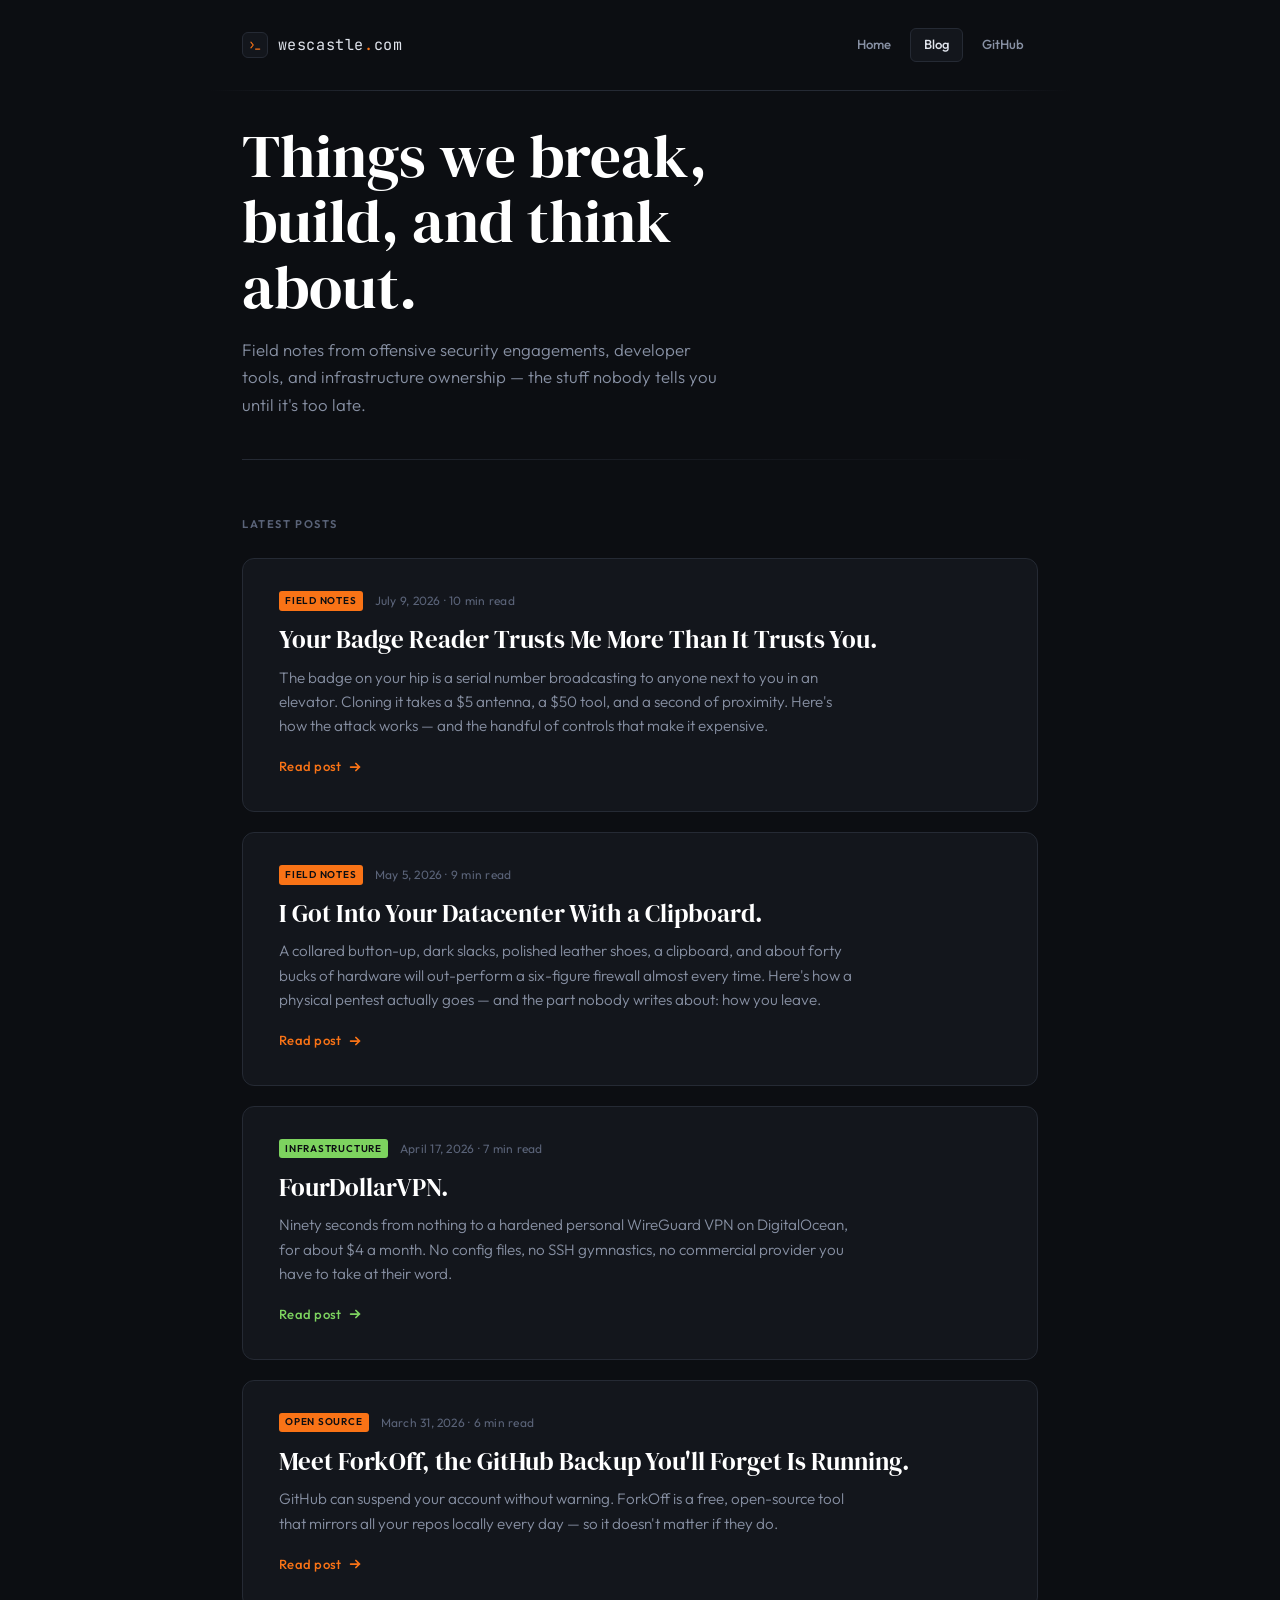
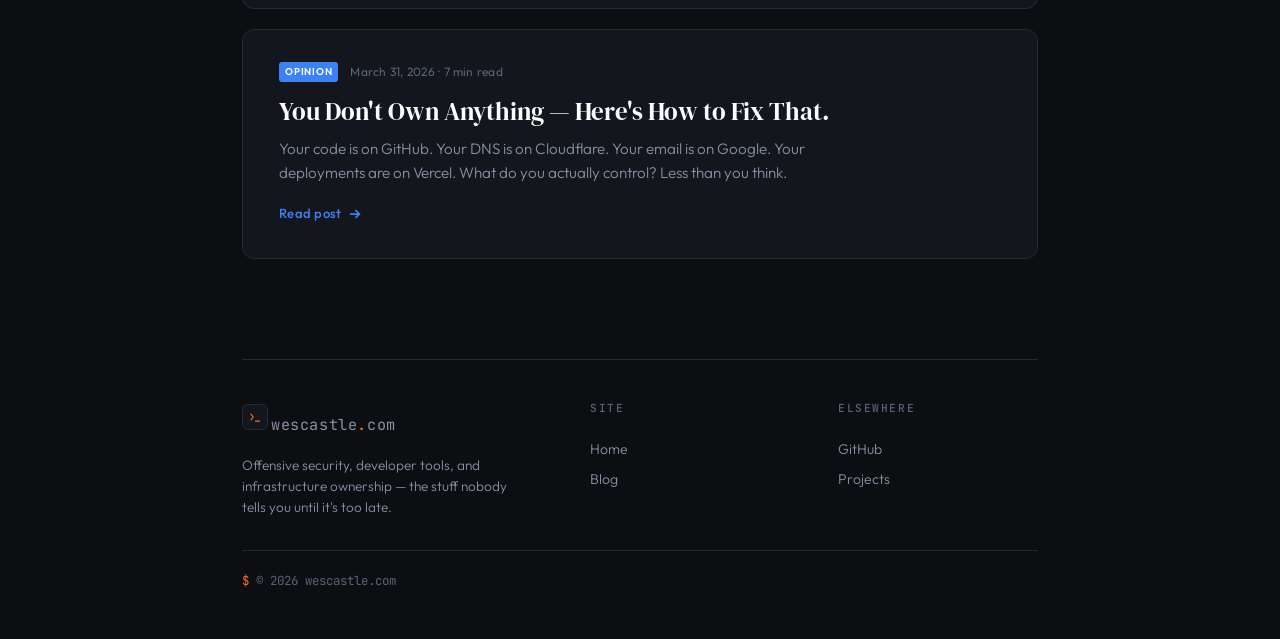
<file: blog/index.html>
<!DOCTYPE html>
<html lang="en">
<head>
<meta charset="UTF-8">
<meta name="viewport" content="width=device-width, initial-scale=1.0">
<title>Blog | WesCastle</title>
<meta name="description" content="Field notes from offensive security engagements, developer tooling, and infrastructure ownership. By Wes Hardcastle.">
<meta property="og:title" content="WesCastle Blog">
<meta property="og:description" content="Field notes from offensive security engagements, developer tooling, and infrastructure ownership.">
<meta property="og:type" content="website">
<meta property="og:url" content="https://wescastle.com/blog/">
<link rel="canonical" href="https://wescastle.com/blog/">
<meta property="og:site_name" content="wescastle.com">
<meta property="og:image" content="https://wescastle.com/og-image.png">
<meta property="og:image:width" content="1200">
<meta property="og:image:height" content="630">
<meta name="twitter:card" content="summary_large_image">
<meta name="twitter:image" content="https://wescastle.com/og-image.png">
<link rel="icon" type="image/svg+xml" href="/favicon.svg">
<link rel="alternate" type="application/rss+xml" title="WesCastle Blog" href="/feed.xml">
<link rel="stylesheet" href="/fonts/fonts.css">
<style>
  :root {
    --bg: #0c0e12;
    --surface: #13161c;
    --border: #252a34;
    --border-hover: #3a4150;
    --text: #e0e4ec;
    --text-muted: #8891a4;
    --text-faint: #5a6378;
    --accent-orange: #f97316;
    --accent-blue: #3b82f6;
    --accent-green: #7dd35f;
    --accent-orange-glow: rgba(249, 115, 22, 0.08);
    --accent-blue-glow: rgba(59, 130, 246, 0.08);
    --accent-green-glow: rgba(125, 211, 95, 0.08);
  }

  * { margin: 0; padding: 0; box-sizing: border-box; }

  body {
    background: var(--bg);
    color: var(--text);
    font-family: 'Outfit', sans-serif;
    font-weight: 300;
    line-height: 1.6;
    -webkit-font-smoothing: antialiased;
    min-height: 100vh;
  }

  /* ── Header ── */
  .site-header {
    padding: 1.75rem 2rem;
    max-width: 860px;
    margin: 0 auto;
    display: flex;
    align-items: center;
    justify-content: space-between;
    gap: 1.5rem;
  }
  .brand {
    display: inline-flex;
    align-items: center;
    gap: 0.6rem;
    text-decoration: none;
    color: var(--text);
    transition: color 0.2s;
  }
  .brand:hover { color: #fff; }
  .brand-mark {
    width: 26px;
    height: 26px;
    padding: 4px 5px;
    border: 1px solid var(--border);
    border-radius: 6px;
    color: var(--accent-orange);
    background: var(--surface);
    transition: border-color 0.2s, color 0.2s, transform 0.3s;
  }
  .brand:hover .brand-mark {
    border-color: var(--accent-orange);
    transform: translateY(-1px);
  }
  .brand-name {
    font-family: 'JetBrains Mono', monospace;
    font-weight: 400;
    font-size: 0.95rem;
    letter-spacing: 0.04em;
  }
  .brand-name .dot { color: var(--accent-orange); }

  .site-nav {
    display: flex;
    align-items: center;
    gap: 0.35rem;
  }
  .site-nav a {
    font-size: 0.82rem;
    font-weight: 500;
    color: var(--text-muted);
    text-decoration: none;
    padding: 0.4rem 0.85rem;
    border-radius: 6px;
    transition: color 0.2s, background 0.2s;
  }
  .site-nav a:hover {
    color: var(--text);
    background: var(--surface);
  }
  .site-nav a[aria-current="page"] {
    color: var(--text);
    background: var(--surface);
    border: 1px solid var(--border);
    padding: calc(0.4rem - 1px) calc(0.85rem - 1px);
  }

  .header-rule {
    max-width: 860px;
    margin: 0 auto;
    height: 1px;
    background: linear-gradient(90deg, transparent 0%, var(--border) 20%, var(--border) 80%, transparent 100%);
  }

  /* ── Hero ── */
  .blog-hero {
    max-width: 860px;
    margin: 0 auto;
    padding: 2rem 2rem 3.5rem;
    position: relative;
  }
  .blog-hero h1 {
    font-family: 'DM Serif Display', serif;
    font-weight: 400;
    font-size: clamp(2.4rem, 6vw, 3.8rem);
    line-height: 1.08;
    color: #fff;
    margin-bottom: 1rem;
    max-width: 600px;
  }
  .blog-hero p {
    color: var(--text-muted);
    font-size: 1.05rem;
    max-width: 480px;
    line-height: 1.65;
  }
  .hero-rule {
    width: 100%;
    height: 1px;
    background: linear-gradient(90deg, var(--border) 0%, transparent 100%);
    margin-top: 2.5rem;
  }

  /* ── Post list ── */
  .posts {
    max-width: 860px;
    margin: 0 auto;
    padding: 0 2rem 5rem;
  }
  .posts-label {
    font-size: 0.7rem;
    font-weight: 600;
    letter-spacing: 0.14em;
    text-transform: uppercase;
    color: var(--text-faint);
    margin-bottom: 1.5rem;
  }

  .post-card {
    display: block;
    text-decoration: none;
    color: inherit;
    background: var(--surface);
    border: 1px solid var(--border);
    border-radius: 12px;
    padding: 2rem 2.25rem;
    margin-bottom: 1.25rem;
    position: relative;
    overflow: hidden;
    transition: border-color 0.3s, transform 0.3s, box-shadow 0.3s;
  }
  .post-card::before {
    content: '';
    position: absolute;
    top: 0; left: 0; right: 0;
    height: 3px;
    opacity: 0;
    transition: opacity 0.3s;
  }
  .post-card:hover {
    border-color: var(--border-hover);
    transform: translateY(-3px);
    box-shadow: 0 12px 40px rgba(0,0,0,0.3);
  }
  .post-card:hover::before { opacity: 1; }
  .post-card.accent-orange::before { background: var(--accent-orange); }
  .post-card.accent-blue::before { background: var(--accent-blue); }
  .post-card.accent-green::before { background: var(--accent-green); }
  .post-card.accent-orange:hover { background: var(--accent-orange-glow); }
  .post-card.accent-blue:hover { background: var(--accent-blue-glow); }
  .post-card.accent-green:hover { background: var(--accent-green-glow); }

  .post-meta {
    display: flex;
    align-items: center;
    gap: 0.75rem;
    margin-bottom: 0.85rem;
    flex-wrap: wrap;
  }
  .post-tag {
    font-size: 0.62rem;
    font-weight: 600;
    letter-spacing: 0.08em;
    text-transform: uppercase;
    padding: 0.2em 0.6em;
    border-radius: 3px;
  }
  .tag-orange { background: var(--accent-orange); color: var(--bg); }
  .tag-blue { background: var(--accent-blue); color: #fff; }
  .tag-green { background: var(--accent-green); color: var(--bg); }
  .post-date {
    font-size: 0.75rem;
    color: var(--text-faint);
    font-weight: 400;
    letter-spacing: 0.02em;
  }
  .post-title {
    font-family: 'DM Serif Display', serif;
    font-weight: 400;
    font-size: 1.55rem;
    line-height: 1.25;
    color: #fff;
    margin-bottom: 0.65rem;
  }
  .post-excerpt {
    font-size: 0.95rem;
    color: var(--text-muted);
    line-height: 1.6;
    max-width: 580px;
  }
  .post-read {
    display: inline-flex;
    align-items: center;
    gap: 0.4rem;
    margin-top: 1.1rem;
    font-size: 0.82rem;
    font-weight: 500;
    letter-spacing: 0.02em;
    transition: gap 0.2s;
  }
  .post-card.accent-orange .post-read { color: var(--accent-orange); }
  .post-card.accent-blue .post-read { color: var(--accent-blue); }
  .post-card.accent-green .post-read { color: var(--accent-green); }
  .post-card:hover .post-read { gap: 0.65rem; }
  .post-read svg { width: 14px; height: 14px; }

  /* ── Footer ── */
  .site-footer {
    max-width: 860px;
    margin: 0 auto;
    padding: 0 2rem 3rem;
  }
  .footer-grid {
    display: grid;
    grid-template-columns: 1.5fr 1fr 1fr;
    gap: 3rem;
    padding: 2.5rem 0 2rem;
    border-top: 1px solid var(--border);
  }
  .footer-col .footer-heading {
    font-family: 'JetBrains Mono', monospace;
    font-size: 0.7rem;
    font-weight: 500;
    letter-spacing: 0.14em;
    text-transform: uppercase;
    color: var(--text-faint);
    margin-bottom: 1rem;
  }
  .footer-col a {
    display: block;
    font-size: 0.88rem;
    color: var(--text-muted);
    text-decoration: none;
    padding: 0.25rem 0;
    transition: color 0.2s, transform 0.2s;
  }
  .footer-col a:hover {
    color: var(--text);
    transform: translateX(2px);
  }
  .footer-brand .brand { margin-bottom: 0.85rem; }
  .footer-tag {
    font-size: 0.85rem;
    color: var(--text-muted);
    line-height: 1.55;
    max-width: 280px;
  }

  .footer-rule {
    width: 100%;
    height: 1px;
    background: var(--border);
    margin-bottom: 1.25rem;
  }
  .footer-bottom {
    display: flex;
    justify-content: space-between;
    align-items: center;
    flex-wrap: wrap;
    gap: 0.5rem;
    font-size: 0.78rem;
    color: var(--text-faint);
  }
  .footer-bottom a {
    color: var(--text-muted);
    text-decoration: none;
    border-bottom: 1px dotted var(--border-hover);
    transition: color 0.2s, border-color 0.2s;
  }
  .footer-bottom a:hover {
    color: var(--text);
    border-bottom-color: var(--text-muted);
  }
  .footer-prompt {
    font-family: 'JetBrains Mono', monospace;
    color: var(--text-faint);
  }
  .footer-prompt .prompt-symbol { color: var(--accent-orange); }

  /* ── Stagger animation ── */
  .post-card {
    opacity: 0;
    transform: translateY(16px);
    animation: cardIn 0.5s ease-out forwards;
  }
  .post-card:nth-child(1) { animation-delay: 0.1s; }
  .post-card:nth-child(2) { animation-delay: 0.25s; }
  .post-card:nth-child(3) { animation-delay: 0.4s; }
  .post-card:nth-child(4) { animation-delay: 0.55s; }
  .post-card:nth-child(5) { animation-delay: 0.7s; }
  @keyframes cardIn {
    to { opacity: 1; transform: translateY(0); }
  }

  @media (max-width: 600px) {
    .site-header { padding: 1.25rem; flex-wrap: wrap; gap: 0.75rem; }
    .site-nav a { padding: 0.35rem 0.6rem; font-size: 0.78rem; }
    .blog-hero { padding: 1.5rem 1.25rem 2.5rem; }
    .posts { padding: 0 1.25rem 3rem; }
    .post-card { padding: 1.5rem 1.35rem; }
    .post-title { font-size: 1.3rem; }
    .site-footer { padding: 0 1.25rem 2rem; }
    .footer-grid { grid-template-columns: 1fr; gap: 2rem; padding-top: 2rem; }
    .footer-bottom { font-size: 0.72rem; }
  }
</style>
</head>
<body>

<header class="site-header">
  <a href="https://wescastle.com" class="brand" aria-label="WesCastle home">
    <svg class="brand-mark" viewBox="0 0 24 24" fill="none" stroke="currentColor" stroke-width="2" stroke-linecap="round" stroke-linejoin="round" aria-hidden="true">
      <polyline points="5 7 9 12 5 17"/>
      <line x1="13" y1="19" x2="20" y2="19"/>
    </svg>
    <span class="brand-name">wescastle<span class="dot">.</span>com</span>
  </a>
  <nav class="site-nav" aria-label="Primary">
    <a href="https://wescastle.com">Home</a>
    <a href="/blog/" aria-current="page">Blog</a>
    <a href="https://github.com/SkyzFallin" target="_blank" rel="noopener">GitHub</a>
  </nav>
</header>
<div class="header-rule"></div>

<section class="blog-hero">
  <h1>Things we break, build, and think about.</h1>
  <p>Field notes from offensive security engagements, developer tools, and infrastructure ownership &mdash; the stuff nobody tells you until it's too late.</p>
  <div class="hero-rule"></div>
</section>

<section class="posts">
  <div class="posts-label">Latest Posts</div>

  <a href="badge-cloning.html" class="post-card accent-orange">
    <div class="post-meta">
      <span class="post-tag tag-orange">Field Notes</span>
      <span class="post-date">July 9, 2026 &middot; 10 min read</span>
    </div>
    <div class="post-title">Your Badge Reader Trusts Me More Than It Trusts You.</div>
    <p class="post-excerpt">The badge on your hip is a serial number broadcasting to anyone next to you in an elevator. Cloning it takes a $5 antenna, a $50 tool, and a second of proximity. Here's how the attack works — and the handful of controls that make it expensive.</p>
    <span class="post-read">
      Read post
      <svg viewBox="0 0 16 16" fill="none" stroke="currentColor" stroke-width="2" stroke-linecap="round"><path d="M3 8h10M9 4l4 4-4 4"/></svg>
    </span>
  </a>

  <a href="clipboard-datacenter.html" class="post-card accent-orange">
    <div class="post-meta">
      <span class="post-tag tag-orange">Field Notes</span>
      <span class="post-date">May 5, 2026 &middot; 9 min read</span>
    </div>
    <div class="post-title">I Got Into Your Datacenter With a Clipboard.</div>
    <p class="post-excerpt">A collared button-up, dark slacks, polished leather shoes, a clipboard, and about forty bucks of hardware will out-perform a six-figure firewall almost every time. Here's how a physical pentest actually goes — and the part nobody writes about: how you leave.</p>
    <span class="post-read">
      Read post
      <svg viewBox="0 0 16 16" fill="none" stroke="currentColor" stroke-width="2" stroke-linecap="round"><path d="M3 8h10M9 4l4 4-4 4"/></svg>
    </span>
  </a>

  <a href="fourdollarvpn-blog.html" class="post-card accent-green">
    <div class="post-meta">
      <span class="post-tag tag-green">Infrastructure</span>
      <span class="post-date">April 17, 2026 &middot; 7 min read</span>
    </div>
    <div class="post-title">FourDollarVPN.</div>
    <p class="post-excerpt">Ninety seconds from nothing to a hardened personal WireGuard VPN on DigitalOcean, for about $4 a month. No config files, no SSH gymnastics, no commercial provider you have to take at their word.</p>
    <span class="post-read">
      Read post
      <svg viewBox="0 0 16 16" fill="none" stroke="currentColor" stroke-width="2" stroke-linecap="round"><path d="M3 8h10M9 4l4 4-4 4"/></svg>
    </span>
  </a>

  <a href="forkoff-blog-post.html" class="post-card accent-orange">
    <div class="post-meta">
      <span class="post-tag tag-orange">Open Source</span>
      <span class="post-date">March 31, 2026 &middot; 6 min read</span>
    </div>
    <div class="post-title">Meet ForkOff, the GitHub Backup You'll Forget Is Running.</div>
    <p class="post-excerpt">GitHub can suspend your account without warning. ForkOff is a free, open-source tool that mirrors all your repos locally every day — so it doesn't matter if they do.</p>
    <span class="post-read">
      Read post
      <svg viewBox="0 0 16 16" fill="none" stroke="currentColor" stroke-width="2" stroke-linecap="round"><path d="M3 8h10M9 4l4 4-4 4"/></svg>
    </span>
  </a>

  <a href="you-dont-own-anything-blog-post.html" class="post-card accent-blue">
    <div class="post-meta">
      <span class="post-tag tag-blue">Opinion</span>
      <span class="post-date">March 31, 2026 &middot; 7 min read</span>
    </div>
    <div class="post-title">You Don't Own Anything — Here's How to Fix That.</div>
    <p class="post-excerpt">Your code is on GitHub. Your DNS is on Cloudflare. Your email is on Google. Your deployments are on Vercel. What do you actually control? Less than you think.</p>
    <span class="post-read">
      Read post
      <svg viewBox="0 0 16 16" fill="none" stroke="currentColor" stroke-width="2" stroke-linecap="round"><path d="M3 8h10M9 4l4 4-4 4"/></svg>
    </span>
  </a>

</section>

<footer class="site-footer">
  <div class="footer-grid">
    <div class="footer-col footer-brand">
      <a href="https://wescastle.com" class="brand" aria-label="WesCastle home">
        <svg class="brand-mark" viewBox="0 0 24 24" fill="none" stroke="currentColor" stroke-width="2" stroke-linecap="round" stroke-linejoin="round" aria-hidden="true">
          <polyline points="5 7 9 12 5 17"/>
          <line x1="13" y1="19" x2="20" y2="19"/>
        </svg>
        <span class="brand-name">wescastle<span class="dot">.</span>com</span>
      </a>
      <p class="footer-tag">Offensive security, developer tools, and infrastructure ownership &mdash; the stuff nobody tells you until it's too late.</p>
    </div>
    <div class="footer-col">
      <div class="footer-heading">Site</div>
      <a href="https://wescastle.com">Home</a>
      <a href="/blog/">Blog</a>
    </div>
    <div class="footer-col">
      <div class="footer-heading">Elsewhere</div>
      <a href="https://github.com/SkyzFallin" target="_blank" rel="noopener">GitHub</a>
      <a href="https://github.com/SkyzFallin?tab=repositories" target="_blank" rel="noopener">Projects</a>
    </div>
  </div>
  <div class="footer-rule"></div>
  <div class="footer-bottom">
    <span class="footer-prompt"><span class="prompt-symbol">$</span> &copy; 2026 wescastle.com</span>
  </div>
</footer>

</body>
</html>
</file>
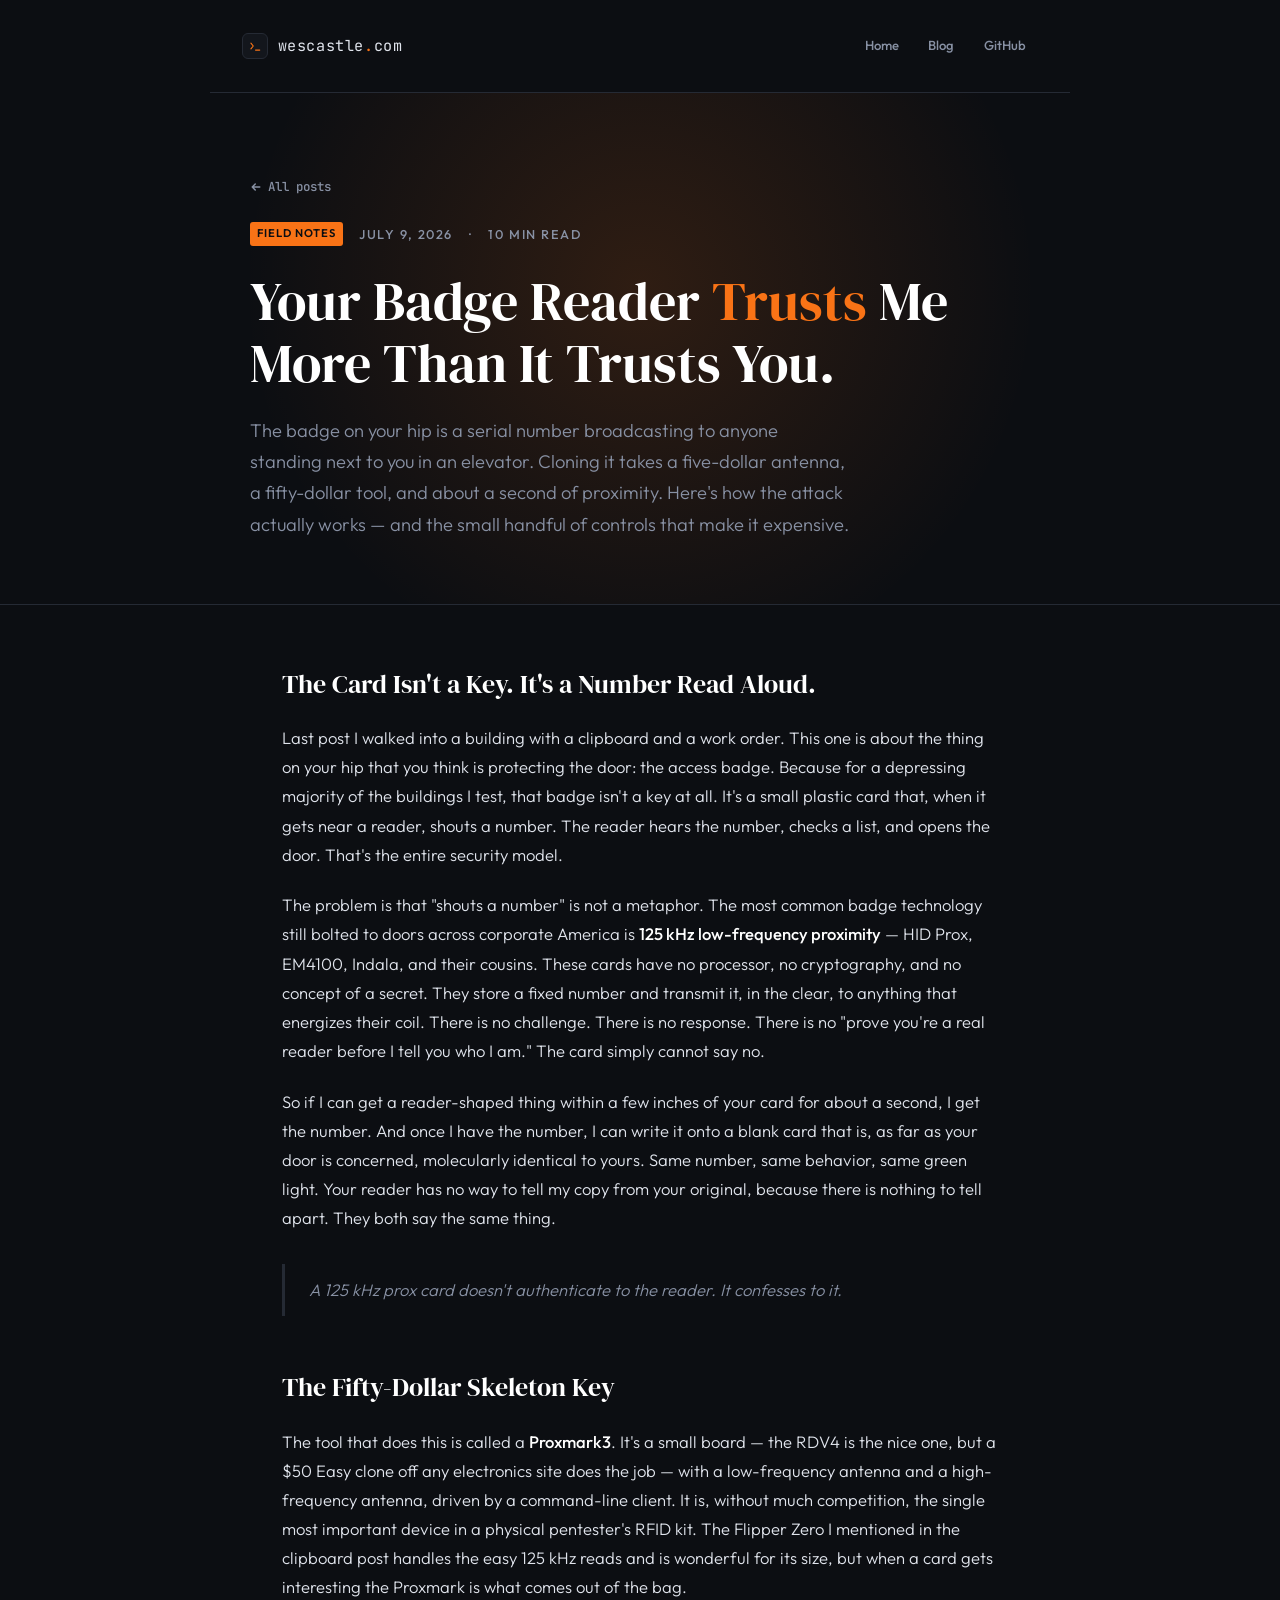
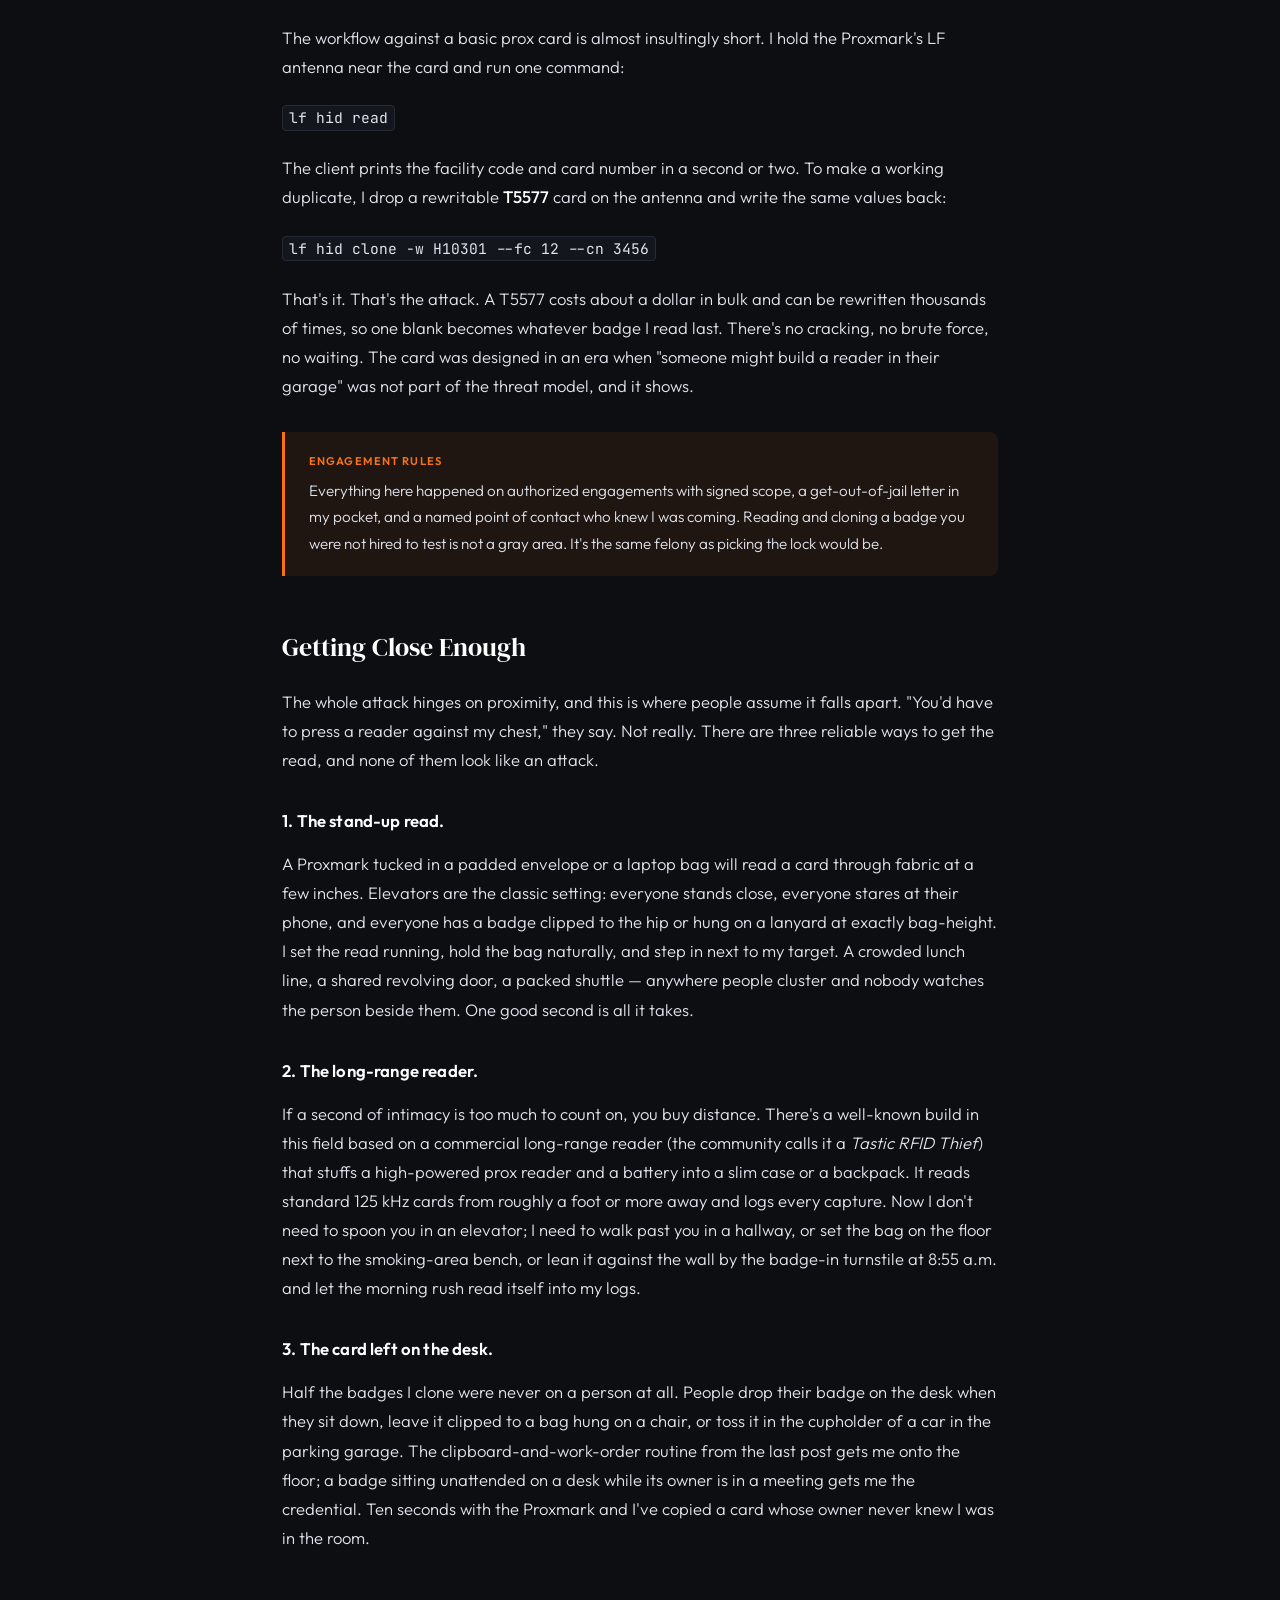
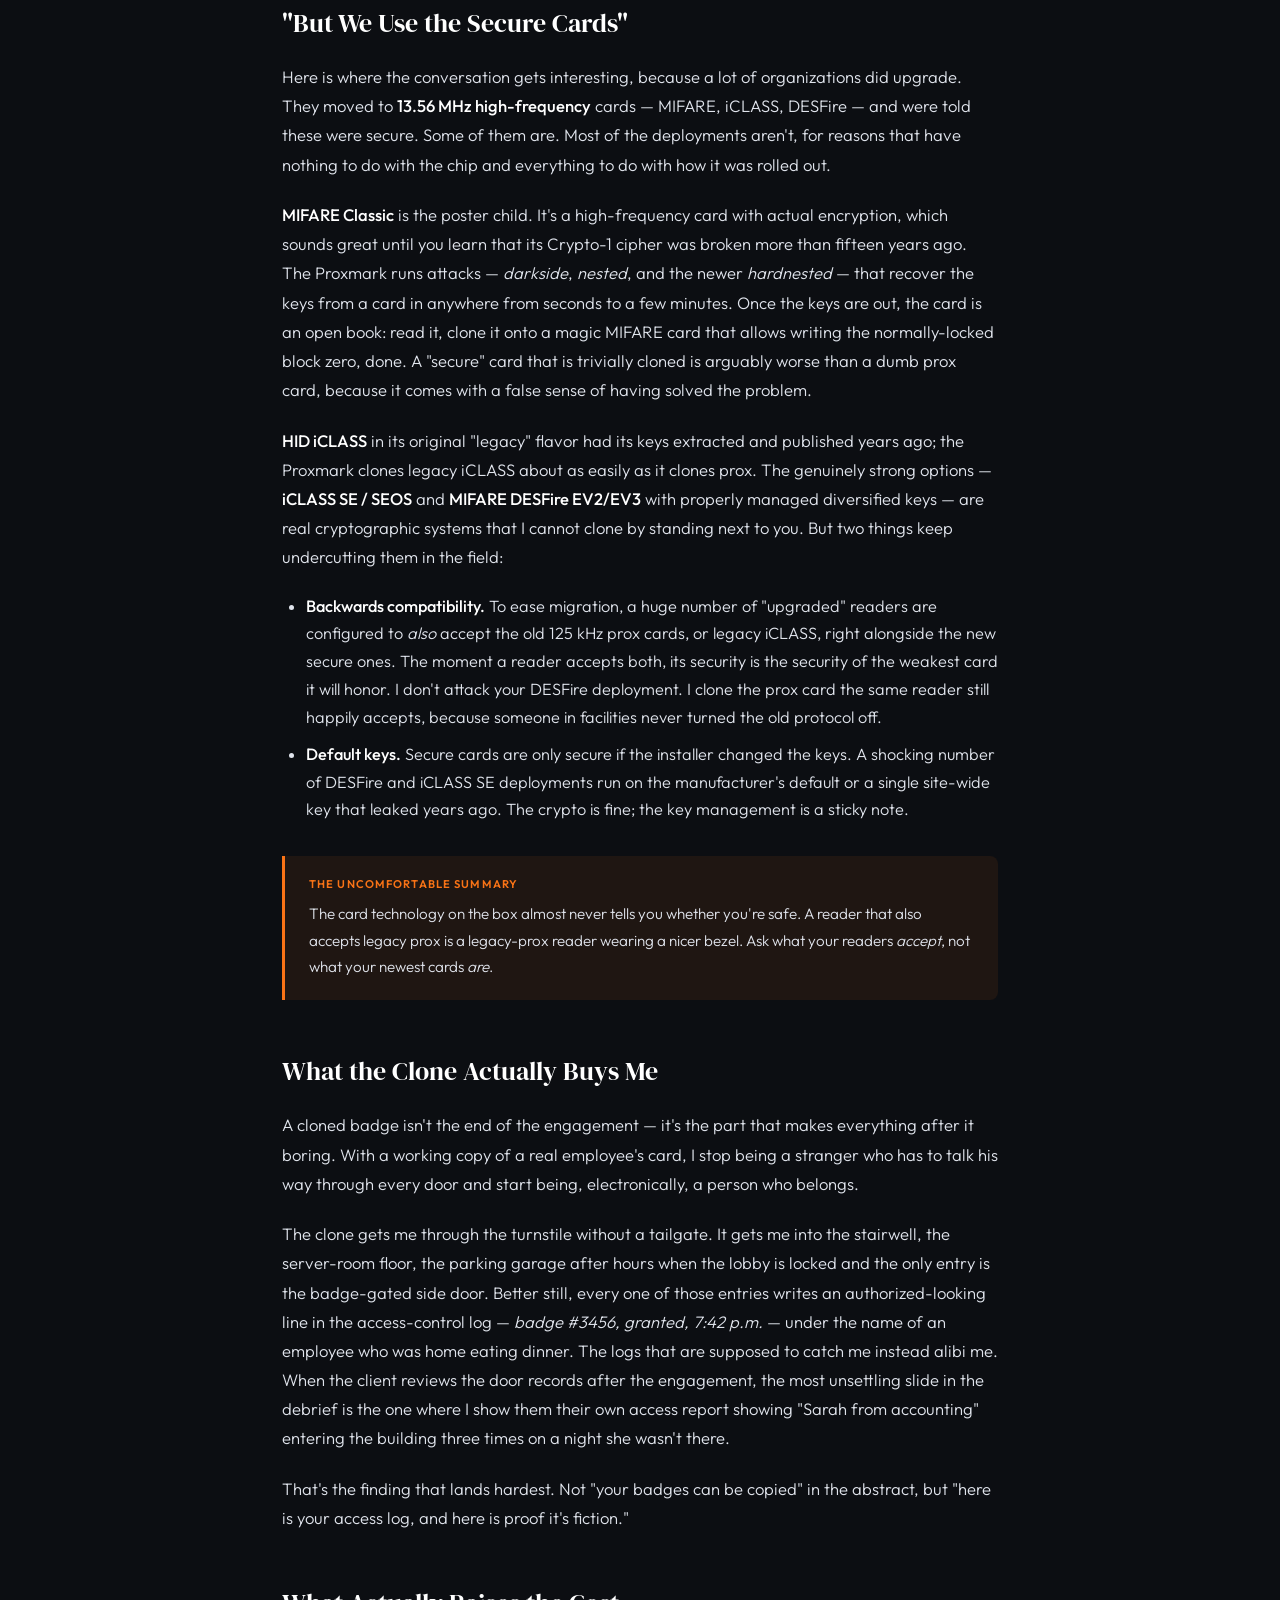
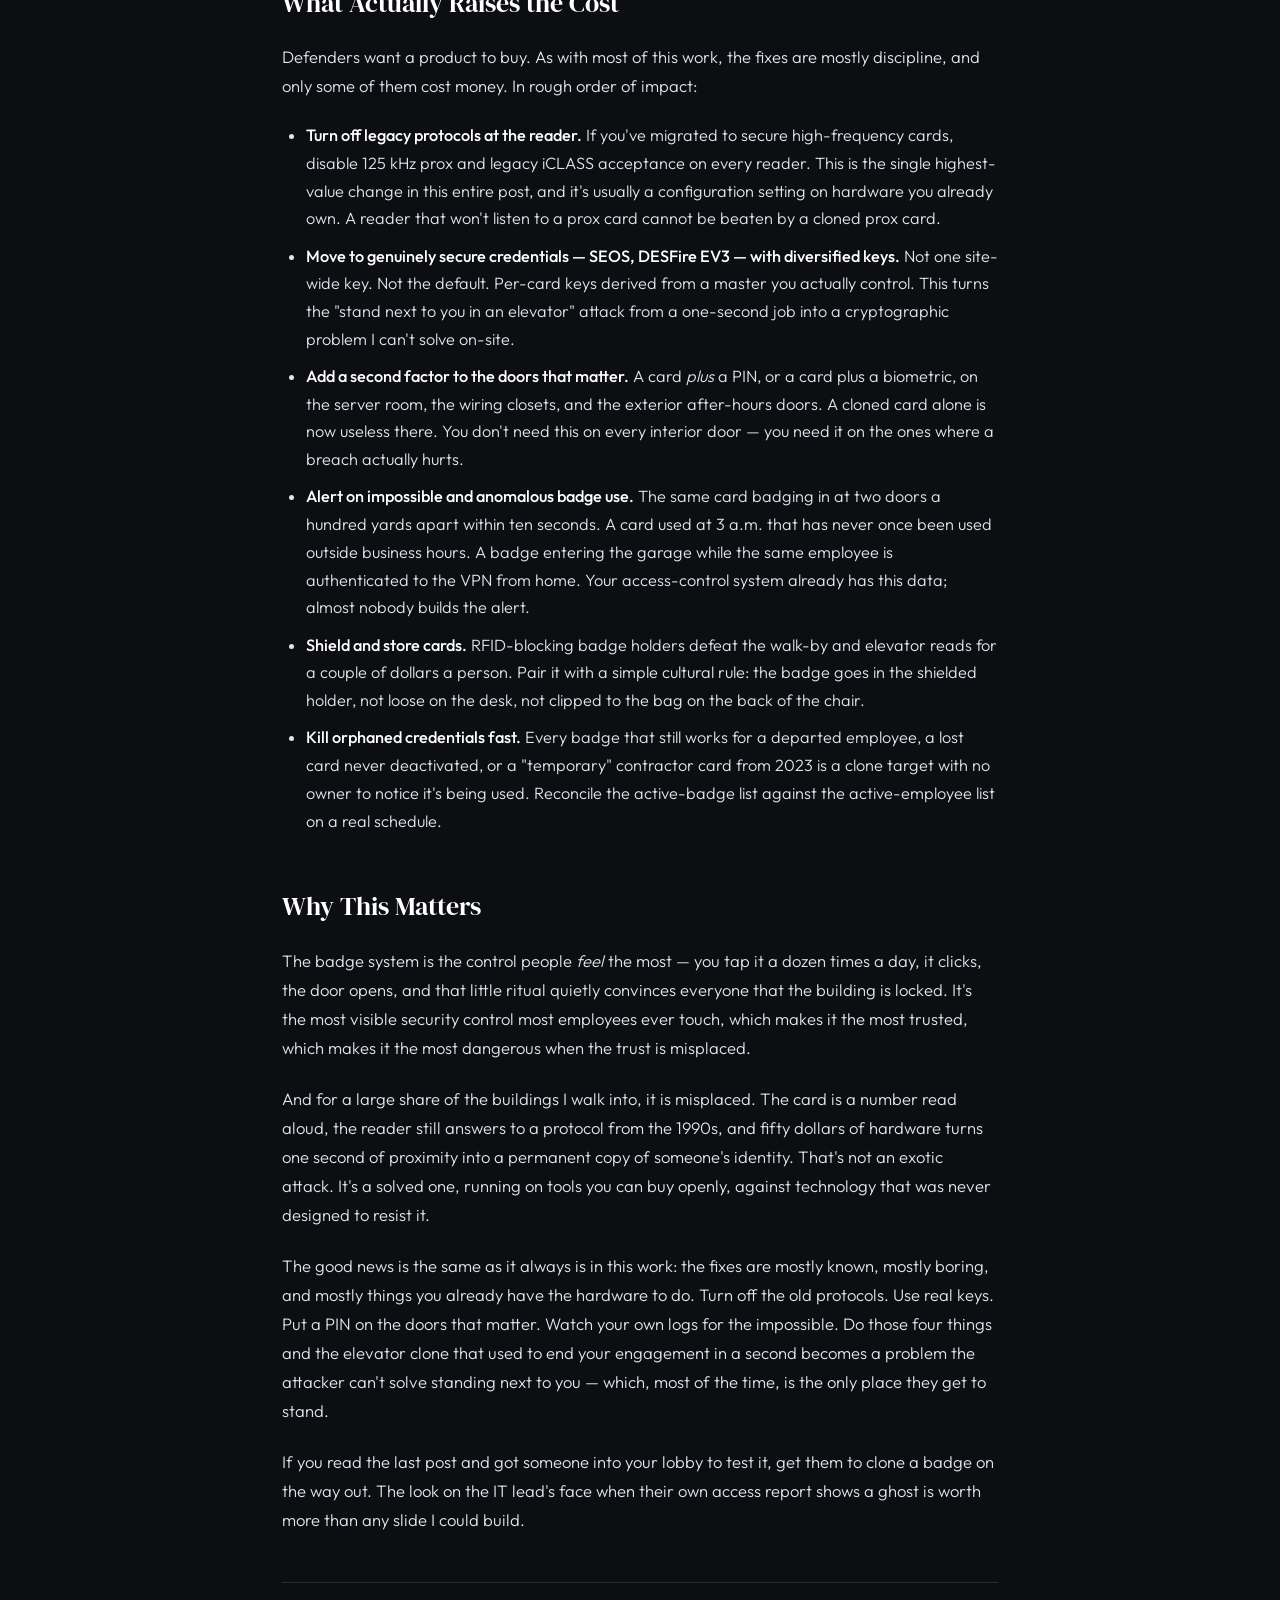
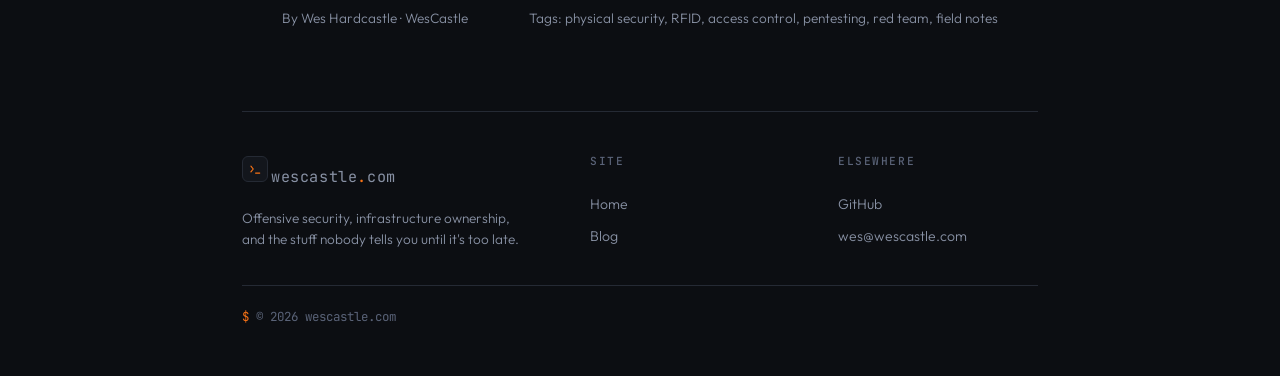
<file: blog/badge-cloning.html>
<!DOCTYPE html>
<html lang="en">
<head>
<meta charset="UTF-8">
<meta name="viewport" content="width=device-width, initial-scale=1.0">
<title>Your Badge Reader Trusts Me More Than It Trusts You | WesCastle Blog</title>
<meta name="description" content="A field-notes account of cloning access-control badges on physical pentests — 125 kHz prox cards, a $50 Proxmark, why RFID access control is mostly theater, and the handful of controls that actually raise the cost of the attack.">
<link rel="canonical" href="https://wescastle.com/blog/badge-cloning.html">
<meta property="og:url" content="https://wescastle.com/blog/badge-cloning.html">
<meta property="og:site_name" content="wescastle.com">
<meta property="og:image" content="https://wescastle.com/og-image.png">
<meta property="og:image:width" content="1200">
<meta property="og:image:height" content="630">
<meta property="article:published_time" content="2026-07-09">
<meta property="article:author" content="Wes Hardcastle">
<meta name="twitter:card" content="summary_large_image">
<meta name="twitter:image" content="https://wescastle.com/og-image.png">
<link rel="alternate" type="application/rss+xml" title="WesCastle Blog" href="/feed.xml">
<meta property="og:title" content="Your Badge Reader Trusts Me More Than It Trusts You">
<meta property="og:description" content="Cloning access-control badges is a five-second job with $50 of hardware. Here's how it actually works — and what actually stops it.">
<meta property="og:type" content="article">
<link rel="icon" type="image/svg+xml" href="/favicon.svg">
<link rel="stylesheet" href="/fonts/fonts.css">
<style>
  :root {
    --bg: #0c0e12;
    --surface: #13161c;
    --border: #252a34;
    --border-hover: #3a4150;
    --text: #e0e4ec;
    --text-muted: #8891a4;
    --text-faint: #5a6378;
    --accent: #f97316;
    --accent-glow: rgba(249,115,22,0.15);
    --accent-soft: rgba(249,115,22,0.08);
    --warm: #e8c547;
    --blue: #3b82f6;
  }
  * { margin:0; padding:0; box-sizing:border-box; }
  body { background:var(--bg); color:var(--text); font-family:'Outfit',sans-serif; font-weight:300; line-height:1.75; -webkit-font-smoothing:antialiased; }

  /* ── Site Header ── */
  .site-header { padding:1.75rem 2rem; max-width:860px; margin:0 auto; display:flex; align-items:center; justify-content:space-between; gap:1.5rem; }
  .brand { display:inline-flex; align-items:center; gap:0.6rem; text-decoration:none; color:var(--text); transition:color 0.2s; }
  .brand:hover { color:#fff; }
  .brand-mark { width:26px; height:26px; padding:4px 5px; border:1px solid var(--border); border-radius:6px; color:var(--accent); background:var(--surface); transition:border-color 0.2s, transform 0.3s; }
  .brand:hover .brand-mark { border-color:var(--accent); transform:translateY(-1px); }
  .brand-name { font-family:'JetBrains Mono', monospace; font-weight:400; font-size:0.95rem; letter-spacing:0.04em; }
  .brand-name .dot { color:var(--accent); }
  .site-nav { display:flex; align-items:center; gap:0.35rem; }
  .site-nav a { font-size:0.82rem; font-weight:500; color:var(--text-muted); text-decoration:none; padding:0.4rem 0.75rem; border-radius:6px; transition:color 0.2s, background 0.2s; }
  .site-nav a:hover { color:var(--text); background:var(--surface); }
  .header-rule { width:100%; max-width:860px; height:1px; background:var(--border); margin:0 auto; }

  /* ── Hero ── */
  .hero { position:relative; padding:5rem 2rem 4rem; overflow:hidden; border-bottom:1px solid var(--border); }
  .hero::before { content:''; position:absolute; top:-40%; left:50%; transform:translateX(-50%); width:800px; height:800px; background:radial-gradient(circle,var(--accent-glow) 0%,transparent 70%); pointer-events:none; }
  .hero-inner { max-width:780px; margin:0 auto; position:relative; z-index:1; }
  .back-link { display:inline-flex; align-items:center; gap:0.4rem; font-family:'JetBrains Mono', monospace; font-size:0.78rem; font-weight:500; color:var(--text-muted); text-decoration:none; margin-bottom:1.5rem; transition:color 0.2s, gap 0.2s; }
  .back-link:hover { color:var(--accent); gap:0.6rem; }
  .back-link svg { width:12px; height:12px; }

  .meta { font-size:0.8rem; text-transform:uppercase; letter-spacing:0.12em; color:var(--text-muted); margin-bottom:1.5rem; font-weight:500; display:flex; align-items:center; gap:1rem; flex-wrap:wrap; }
  .meta .tag { background:var(--accent); color:var(--bg); padding:0.2em 0.65em; border-radius:3px; font-size:0.7rem; font-weight:600; letter-spacing:0.08em; }
  h1 { font-family:'DM Serif Display',serif; font-size:clamp(2.2rem,5vw,3.4rem); line-height:1.15; color:#fff; margin-bottom:1.25rem; font-weight:400; }
  h1 .highlight { color:var(--accent); }
  .subtitle { font-size:1.15rem; color:var(--text-muted); max-width:600px; line-height:1.7; }
  .hero-actions { margin-top:1.4rem; font-size:0.95rem; font-weight:400; display:flex; gap:1rem; flex-wrap:wrap; align-items:center; }
  .hero-actions a { color:var(--accent); text-decoration:none; border-bottom:1px solid rgba(249,115,22,0.3); transition:border-color 0.2s; }
  .hero-actions a:hover { border-color:var(--accent); }
  .hero-actions .sep { color:var(--text-faint); }

  /* ── Article ── */
  .article { max-width:780px; margin:0 auto; padding:3.5rem 2rem 5rem; }
  .article h2 { font-family:'DM Serif Display',serif; font-size:1.65rem; color:#fff; margin:3rem 0 1rem; font-weight:400; }
  .article h2:first-of-type { margin-top:0; }
  .article h3 { font-family:'Outfit',sans-serif; font-size:1.05rem; color:#fff; margin:2rem 0 0.85rem; font-weight:600; letter-spacing:0.01em; }
  .article p { margin-bottom:1.35rem; font-size:1.04rem; }
  .article ul, .article ol { margin:0 0 1.6rem 1.5rem; }
  .article li { margin-bottom:0.6rem; font-size:1.02rem; line-height:1.7; }
  .article a { color:var(--accent); text-decoration:none; border-bottom:1px solid rgba(249,115,22,0.3); transition:border-color 0.2s; }
  .article a:hover { border-color:var(--accent); }
  .article strong { font-weight:500; color:#fff; }
  .article em { color:var(--text); font-style:italic; }
  .article code { font-family:'JetBrains Mono',monospace; font-size:0.88em; background:var(--surface); border:1px solid var(--border); padding:0.15em 0.4em; border-radius:4px; }

  .callout { background:var(--accent-soft); border-left:3px solid var(--accent); border-radius:0 8px 8px 0; padding:1.2rem 1.5rem; margin:2rem 0; }
  .callout p { margin:0; font-size:0.95rem; color:var(--text); }
  .callout-label { display:block; font-size:0.7rem; font-weight:600; letter-spacing:0.1em; text-transform:uppercase; color:var(--accent); margin-bottom:0.4rem; }

  .pull-quote { border-left:3px solid var(--border); padding:0.75rem 1.5rem; margin:2rem 0; font-style:italic; color:var(--text-muted); font-size:1.08rem; line-height:1.7; }

  .article figure { margin:2.25rem 0; }
  .article figure img { width:100%; height:auto; display:block; border-radius:8px; border:1px solid var(--border); box-shadow:0 8px 30px rgba(0,0,0,0.4); }
  .article figcaption { margin-top:0.7rem; font-size:0.82rem; color:var(--text-muted); text-align:center; font-style:italic; }

  .article-footer { border-top:1px solid var(--border); margin-top:3rem; padding-top:1.5rem; font-size:0.85rem; color:var(--text-muted); display:flex; justify-content:space-between; flex-wrap:wrap; gap:0.5rem; }

  /* ── Site Footer ── */
  .site-footer { max-width:860px; margin:0 auto; padding:0 2rem 3rem; }
  .footer-grid { display:grid; grid-template-columns:1.5fr 1fr 1fr; gap:3rem; padding:2.5rem 0 2rem; border-top:1px solid var(--border); }
  .footer-col .footer-heading { font-family:'JetBrains Mono', monospace; font-size:0.7rem; font-weight:500; letter-spacing:0.14em; text-transform:uppercase; color:var(--text-faint); margin-bottom:1rem; }
  .footer-col a { display:block; font-size:0.88rem; color:var(--text-muted); text-decoration:none; padding:0.25rem 0; transition:color 0.2s, transform 0.2s; }
  .footer-col a:hover { color:var(--text); transform:translateX(2px); }
  .footer-brand .brand { margin-bottom:0.85rem; }
  .footer-tag { font-size:0.85rem; color:var(--text-muted); line-height:1.55; max-width:280px; }
  .footer-rule { width:100%; height:1px; background:var(--border); margin-bottom:1.25rem; }
  .footer-bottom { display:flex; justify-content:space-between; align-items:center; flex-wrap:wrap; gap:0.5rem; font-size:0.78rem; color:var(--text-faint); }
  .footer-bottom a { color:var(--text-muted); text-decoration:none; border-bottom:1px dotted var(--border-hover); transition:color 0.2s, border-color 0.2s; }
  .footer-bottom a:hover { color:var(--text); border-bottom-color:var(--text-muted); }
  .footer-prompt { font-family:'JetBrains Mono', monospace; color:var(--text-faint); }
  .footer-prompt .prompt-symbol { color:var(--accent); }

  @media (max-width:600px) {
    .site-header { padding:1.25rem; flex-wrap:wrap; gap:0.75rem; }
    .site-nav a { padding:0.35rem 0.6rem; font-size:0.78rem; }
    .hero { padding:3rem 1.25rem 2.5rem; }
    .article { padding:2.5rem 1.25rem 3rem; }
    .site-footer { padding:0 1.25rem 2rem; }
    .footer-grid { grid-template-columns:1fr; gap:2rem; padding-top:2rem; }
    .footer-bottom { font-size:0.72rem; }
  }
</style>
<script type="application/ld+json">
{
  "@context": "https://schema.org",
  "@type": "BlogPosting",
  "headline": "Your Badge Reader Trusts Me More Than It Trusts You",
  "description": "A field-notes account of cloning access-control badges on physical pentests — 125 kHz prox cards, a $50 Proxmark, why RFID access control is mostly theater, and the handful of controls that actually raise the cost of the attack.",
  "url": "https://wescastle.com/blog/badge-cloning.html",
  "mainEntityOfPage": "https://wescastle.com/blog/badge-cloning.html",
  "image": "https://wescastle.com/og-image.png",
  "datePublished": "2026-07-09",
  "author": {
    "@type": "Person",
    "name": "Wes Hardcastle",
    "url": "https://wescastle.com"
  },
  "publisher": {
    "@type": "Person",
    "name": "Wes Hardcastle",
    "url": "https://wescastle.com"
  }
}
</script>
</head>
<body>

<header class="site-header">
  <a href="https://wescastle.com" class="brand" aria-label="WesCastle home">
    <svg class="brand-mark" viewBox="0 0 24 24" fill="none" stroke="currentColor" stroke-width="2" stroke-linecap="round" stroke-linejoin="round" aria-hidden="true">
      <polyline points="5 7 9 12 5 17"/>
      <line x1="13" y1="19" x2="20" y2="19"/>
    </svg>
    <span class="brand-name">wescastle<span class="dot">.</span>com</span>
  </a>
  <nav class="site-nav" aria-label="Primary">
    <a href="https://wescastle.com">Home</a>
    <a href="/blog/">Blog</a>
    <a href="https://github.com/SkyzFallin" target="_blank" rel="noopener">GitHub</a>
  </nav>
</header>
<div class="header-rule"></div>

<header class="hero">
  <div class="hero-inner">
    <a href="/blog/" class="back-link">
      <svg viewBox="0 0 16 16" fill="none" stroke="currentColor" stroke-width="2" stroke-linecap="round" stroke-linejoin="round" aria-hidden="true"><path d="M13 8H3M7 12L3 8l4-4"/></svg>
      All posts
    </a>
    <div class="meta">
      <span class="tag">Field Notes</span>
      <span>July 9, 2026</span>
      <span>&middot;</span>
      <span>10 min read</span>
    </div>
    <h1>Your Badge Reader <span class="highlight">Trusts</span> Me More Than It Trusts You.</h1>
    <p class="subtitle">The badge on your hip is a serial number broadcasting to anyone standing next to you in an elevator. Cloning it takes a five-dollar antenna, a fifty-dollar tool, and about a second of proximity. Here's how the attack actually works — and the small handful of controls that make it expensive.</p>
  </div>
</header>

<article class="article">

  <h2>The Card Isn't a Key. It's a Number Read Aloud.</h2>

  <p>Last post I walked into a building with a clipboard and a work order. This one is about the thing on your hip that you think is protecting the door: the access badge. Because for a depressing majority of the buildings I test, that badge isn't a key at all. It's a small plastic card that, when it gets near a reader, shouts a number. The reader hears the number, checks a list, and opens the door. That's the entire security model.</p>

  <p>The problem is that "shouts a number" is not a metaphor. The most common badge technology still bolted to doors across corporate America is <strong>125 kHz low-frequency proximity</strong> — HID Prox, EM4100, Indala, and their cousins. These cards have no processor, no cryptography, and no concept of a secret. They store a fixed number and transmit it, in the clear, to anything that energizes their coil. There is no challenge. There is no response. There is no "prove you're a real reader before I tell you who I am." The card simply cannot say no.</p>

  <p>So if I can get a reader-shaped thing within a few inches of your card for about a second, I get the number. And once I have the number, I can write it onto a blank card that is, as far as your door is concerned, molecularly identical to yours. Same number, same behavior, same green light. Your reader has no way to tell my copy from your original, because there is nothing to tell apart. They both say the same thing.</p>

  <p class="pull-quote">A 125 kHz prox card doesn't authenticate to the reader. It confesses to it.</p>

  <h2>The Fifty-Dollar Skeleton Key</h2>

  <p>The tool that does this is called a <strong>Proxmark3</strong>. It's a small board — the RDV4 is the nice one, but a $50 Easy clone off any electronics site does the job — with a low-frequency antenna and a high-frequency antenna, driven by a command-line client. It is, without much competition, the single most important device in a physical pentester's RFID kit. The Flipper Zero I mentioned in the clipboard post handles the easy 125 kHz reads and is wonderful for its size, but when a card gets interesting the Proxmark is what comes out of the bag.</p>

  <p>The workflow against a basic prox card is almost insultingly short. I hold the Proxmark's LF antenna near the card and run one command:</p>

  <p><code>lf hid read</code></p>

  <p>The client prints the facility code and card number in a second or two. To make a working duplicate, I drop a rewritable <strong>T5577</strong> card on the antenna and write the same values back:</p>

  <p><code>lf hid clone -w H10301 --fc 12 --cn 3456</code></p>

  <p>That's it. That's the attack. A T5577 costs about a dollar in bulk and can be rewritten thousands of times, so one blank becomes whatever badge I read last. There's no cracking, no brute force, no waiting. The card was designed in an era when "someone might build a reader in their garage" was not part of the threat model, and it shows.</p>

  <div class="callout">
    <span class="callout-label">Engagement rules</span>
    <p>Everything here happened on authorized engagements with signed scope, a get-out-of-jail letter in my pocket, and a named point of contact who knew I was coming. Reading and cloning a badge you were not hired to test is not a gray area. It's the same felony as picking the lock would be.</p>
  </div>

  <h2>Getting Close Enough</h2>

  <p>The whole attack hinges on proximity, and this is where people assume it falls apart. "You'd have to press a reader against my chest," they say. Not really. There are three reliable ways to get the read, and none of them look like an attack.</p>

  <h3>1. The stand-up read.</h3>

  <p>A Proxmark tucked in a padded envelope or a laptop bag will read a card through fabric at a few inches. Elevators are the classic setting: everyone stands close, everyone stares at their phone, and everyone has a badge clipped to the hip or hung on a lanyard at exactly bag-height. I set the read running, hold the bag naturally, and step in next to my target. A crowded lunch line, a shared revolving door, a packed shuttle — anywhere people cluster and nobody watches the person beside them. One good second is all it takes.</p>

  <h3>2. The long-range reader.</h3>

  <p>If a second of intimacy is too much to count on, you buy distance. There's a well-known build in this field based on a commercial long-range reader (the community calls it a <em>Tastic RFID Thief</em>) that stuffs a high-powered prox reader and a battery into a slim case or a backpack. It reads standard 125 kHz cards from roughly a foot or more away and logs every capture. Now I don't need to spoon you in an elevator; I need to walk past you in a hallway, or set the bag on the floor next to the smoking-area bench, or lean it against the wall by the badge-in turnstile at 8:55 a.m. and let the morning rush read itself into my logs.</p>

  <h3>3. The card left on the desk.</h3>

  <p>Half the badges I clone were never on a person at all. People drop their badge on the desk when they sit down, leave it clipped to a bag hung on a chair, or toss it in the cupholder of a car in the parking garage. The clipboard-and-work-order routine from the last post gets me onto the floor; a badge sitting unattended on a desk while its owner is in a meeting gets me the credential. Ten seconds with the Proxmark and I've copied a card whose owner never knew I was in the room.</p>

  <h2>"But We Use the Secure Cards"</h2>

  <p>Here is where the conversation gets interesting, because a lot of organizations did upgrade. They moved to <strong>13.56 MHz high-frequency</strong> cards — MIFARE, iCLASS, DESFire — and were told these were secure. Some of them are. Most of the deployments aren't, for reasons that have nothing to do with the chip and everything to do with how it was rolled out.</p>

  <p><strong>MIFARE Classic</strong> is the poster child. It's a high-frequency card with actual encryption, which sounds great until you learn that its Crypto-1 cipher was broken more than fifteen years ago. The Proxmark runs attacks — <em>darkside</em>, <em>nested</em>, and the newer <em>hardnested</em> — that recover the keys from a card in anywhere from seconds to a few minutes. Once the keys are out, the card is an open book: read it, clone it onto a magic MIFARE card that allows writing the normally-locked block zero, done. A "secure" card that is trivially cloned is arguably worse than a dumb prox card, because it comes with a false sense of having solved the problem.</p>

  <p><strong>HID iCLASS</strong> in its original "legacy" flavor had its keys extracted and published years ago; the Proxmark clones legacy iCLASS about as easily as it clones prox. The genuinely strong options — <strong>iCLASS SE / SEOS</strong> and <strong>MIFARE DESFire EV2/EV3</strong> with properly managed diversified keys — are real cryptographic systems that I cannot clone by standing next to you. But two things keep undercutting them in the field:</p>

  <ul>
    <li><strong>Backwards compatibility.</strong> To ease migration, a huge number of "upgraded" readers are configured to <em>also</em> accept the old 125 kHz prox cards, or legacy iCLASS, right alongside the new secure ones. The moment a reader accepts both, its security is the security of the weakest card it will honor. I don't attack your DESFire deployment. I clone the prox card the same reader still happily accepts, because someone in facilities never turned the old protocol off.</li>
    <li><strong>Default keys.</strong> Secure cards are only secure if the installer changed the keys. A shocking number of DESFire and iCLASS SE deployments run on the manufacturer's default or a single site-wide key that leaked years ago. The crypto is fine; the key management is a sticky note.</li>
  </ul>

  <div class="callout">
    <span class="callout-label">The uncomfortable summary</span>
    <p>The card technology on the box almost never tells you whether you're safe. A reader that also accepts legacy prox is a legacy-prox reader wearing a nicer bezel. Ask what your readers <em>accept</em>, not what your newest cards <em>are</em>.</p>
  </div>

  <h2>What the Clone Actually Buys Me</h2>

  <p>A cloned badge isn't the end of the engagement — it's the part that makes everything after it boring. With a working copy of a real employee's card, I stop being a stranger who has to talk his way through every door and start being, electronically, a person who belongs.</p>

  <p>The clone gets me through the turnstile without a tailgate. It gets me into the stairwell, the server-room floor, the parking garage after hours when the lobby is locked and the only entry is the badge-gated side door. Better still, every one of those entries writes an authorized-looking line in the access-control log — <em>badge #3456, granted, 7:42 p.m.</em> — under the name of an employee who was home eating dinner. The logs that are supposed to catch me instead alibi me. When the client reviews the door records after the engagement, the most unsettling slide in the debrief is the one where I show them their own access report showing "Sarah from accounting" entering the building three times on a night she wasn't there.</p>

  <p>That's the finding that lands hardest. Not "your badges can be copied" in the abstract, but "here is your access log, and here is proof it's fiction."</p>

  <h2>What Actually Raises the Cost</h2>

  <p>Defenders want a product to buy. As with most of this work, the fixes are mostly discipline, and only some of them cost money. In rough order of impact:</p>

  <ul>
    <li><strong>Turn off legacy protocols at the reader.</strong> If you've migrated to secure high-frequency cards, disable 125 kHz prox and legacy iCLASS acceptance on every reader. This is the single highest-value change in this entire post, and it's usually a configuration setting on hardware you already own. A reader that won't listen to a prox card cannot be beaten by a cloned prox card.</li>
    <li><strong>Move to genuinely secure credentials — SEOS, DESFire EV3 — with diversified keys.</strong> Not one site-wide key. Not the default. Per-card keys derived from a master you actually control. This turns the "stand next to you in an elevator" attack from a one-second job into a cryptographic problem I can't solve on-site.</li>
    <li><strong>Add a second factor to the doors that matter.</strong> A card <em>plus</em> a PIN, or a card plus a biometric, on the server room, the wiring closets, and the exterior after-hours doors. A cloned card alone is now useless there. You don't need this on every interior door — you need it on the ones where a breach actually hurts.</li>
    <li><strong>Alert on impossible and anomalous badge use.</strong> The same card badging in at two doors a hundred yards apart within ten seconds. A card used at 3 a.m. that has never once been used outside business hours. A badge entering the garage while the same employee is authenticated to the VPN from home. Your access-control system already has this data; almost nobody builds the alert.</li>
    <li><strong>Shield and store cards.</strong> RFID-blocking badge holders defeat the walk-by and elevator reads for a couple of dollars a person. Pair it with a simple cultural rule: the badge goes in the shielded holder, not loose on the desk, not clipped to the bag on the back of the chair.</li>
    <li><strong>Kill orphaned credentials fast.</strong> Every badge that still works for a departed employee, a lost card never deactivated, or a "temporary" contractor card from 2023 is a clone target with no owner to notice it's being used. Reconcile the active-badge list against the active-employee list on a real schedule.</li>
  </ul>

  <h2>Why This Matters</h2>

  <p>The badge system is the control people <em>feel</em> the most — you tap it a dozen times a day, it clicks, the door opens, and that little ritual quietly convinces everyone that the building is locked. It's the most visible security control most employees ever touch, which makes it the most trusted, which makes it the most dangerous when the trust is misplaced.</p>

  <p>And for a large share of the buildings I walk into, it is misplaced. The card is a number read aloud, the reader still answers to a protocol from the 1990s, and fifty dollars of hardware turns one second of proximity into a permanent copy of someone's identity. That's not an exotic attack. It's a solved one, running on tools you can buy openly, against technology that was never designed to resist it.</p>

  <p>The good news is the same as it always is in this work: the fixes are mostly known, mostly boring, and mostly things you already have the hardware to do. Turn off the old protocols. Use real keys. Put a PIN on the doors that matter. Watch your own logs for the impossible. Do those four things and the elevator clone that used to end your engagement in a second becomes a problem the attacker can't solve standing next to you — which, most of the time, is the only place they get to stand.</p>

  <p>If you read the last post and got someone into your lobby to test it, get them to clone a badge on the way out. The look on the IT lead's face when their own access report shows a ghost is worth more than any slide I could build.</p>

  <div class="article-footer">
    <span>By Wes Hardcastle &middot; WesCastle</span>
    <span>Tags: physical security, RFID, access control, pentesting, red team, field notes</span>
  </div>

</article>

<footer class="site-footer">
  <div class="footer-grid">
    <div class="footer-col footer-brand">
      <a href="https://wescastle.com" class="brand" aria-label="WesCastle home">
        <svg class="brand-mark" viewBox="0 0 24 24" fill="none" stroke="currentColor" stroke-width="2" stroke-linecap="round" stroke-linejoin="round" aria-hidden="true">
          <polyline points="5 7 9 12 5 17"/>
          <line x1="13" y1="19" x2="20" y2="19"/>
        </svg>
        <span class="brand-name">wescastle<span class="dot">.</span>com</span>
      </a>
      <p class="footer-tag">Offensive security, infrastructure ownership, and the stuff nobody tells you until it's too late.</p>
    </div>
    <div class="footer-col">
      <div class="footer-heading">Site</div>
      <a href="https://wescastle.com">Home</a>
      <a href="/blog/">Blog</a>
    </div>
    <div class="footer-col">
      <div class="footer-heading">Elsewhere</div>
      <a href="https://github.com/SkyzFallin" target="_blank" rel="noopener">GitHub</a>
      <a href="mailto:wes@wescastle.com">wes@wescastle.com</a>
    </div>
  </div>
  <div class="footer-rule"></div>
  <div class="footer-bottom">
    <span class="footer-prompt"><span class="prompt-symbol">$</span> &copy; 2026 wescastle.com</span>
  </div>
</footer>

</body>
</html>
</file>
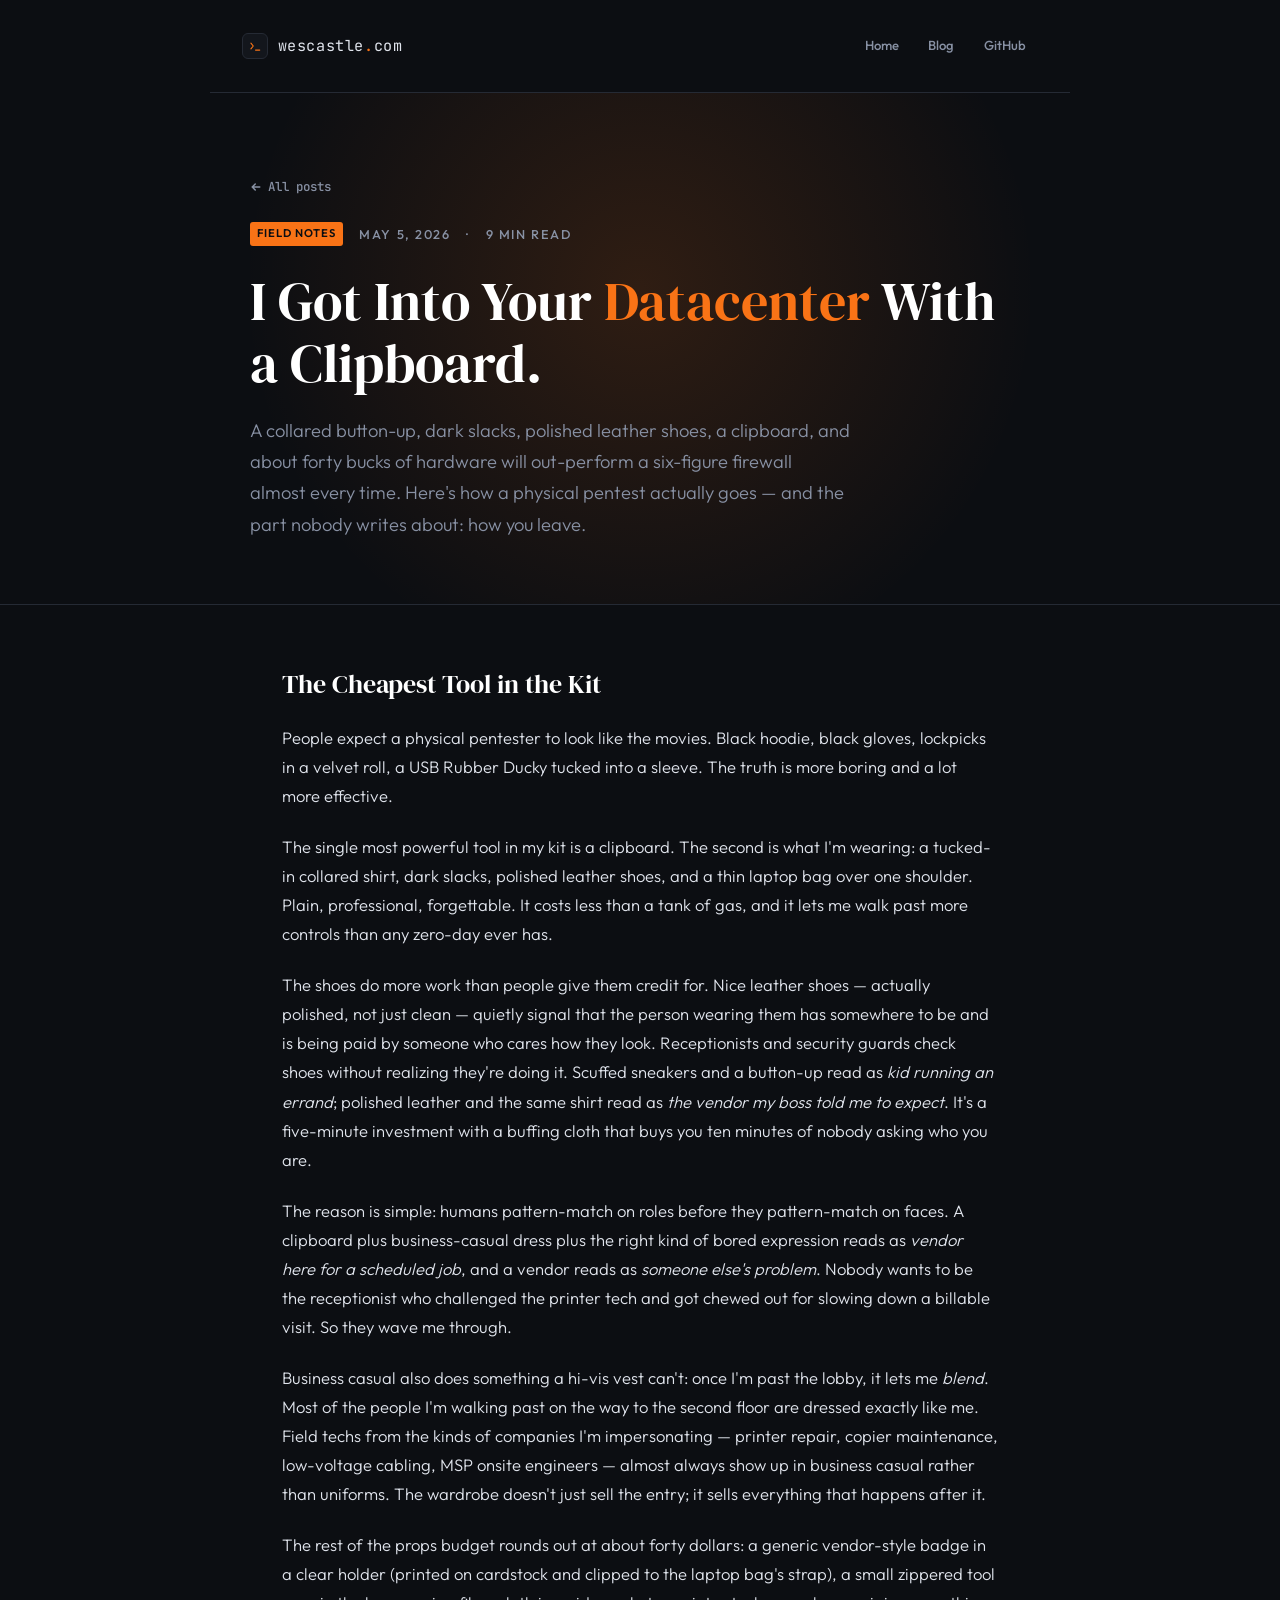
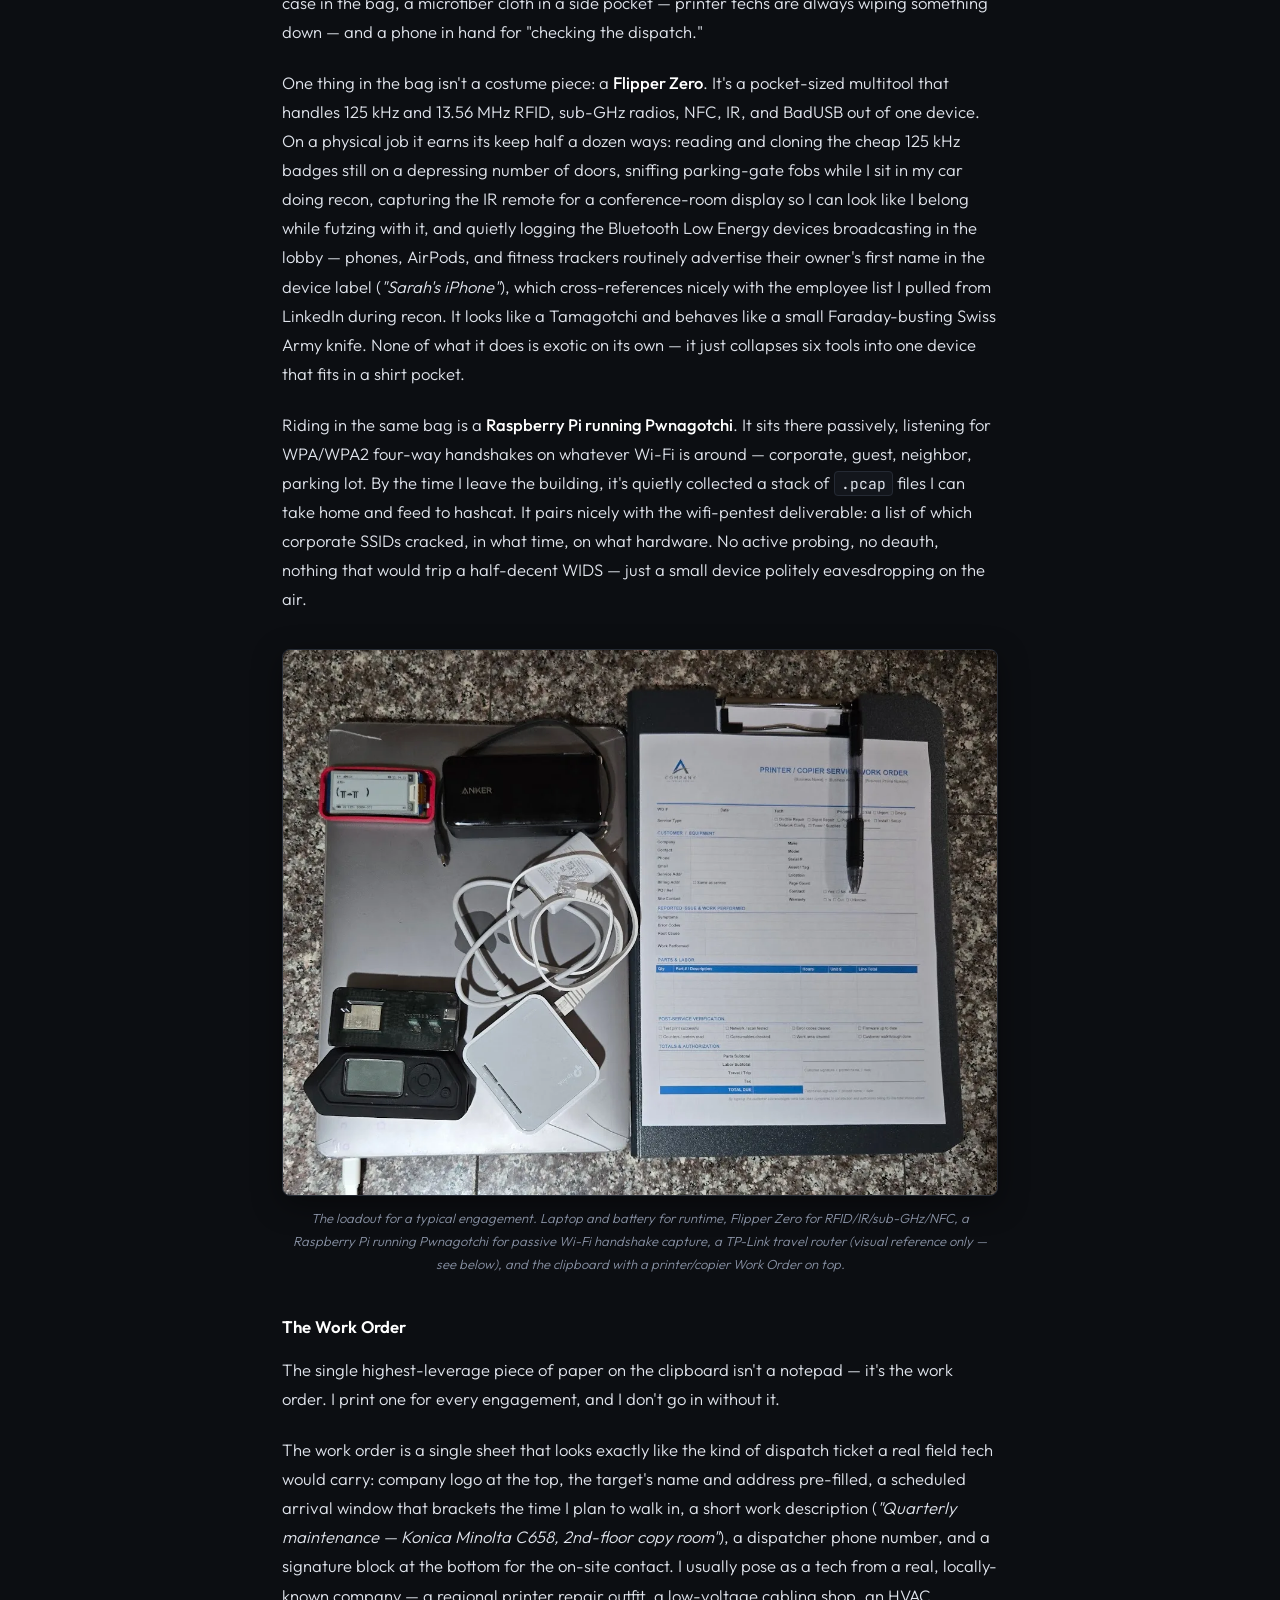
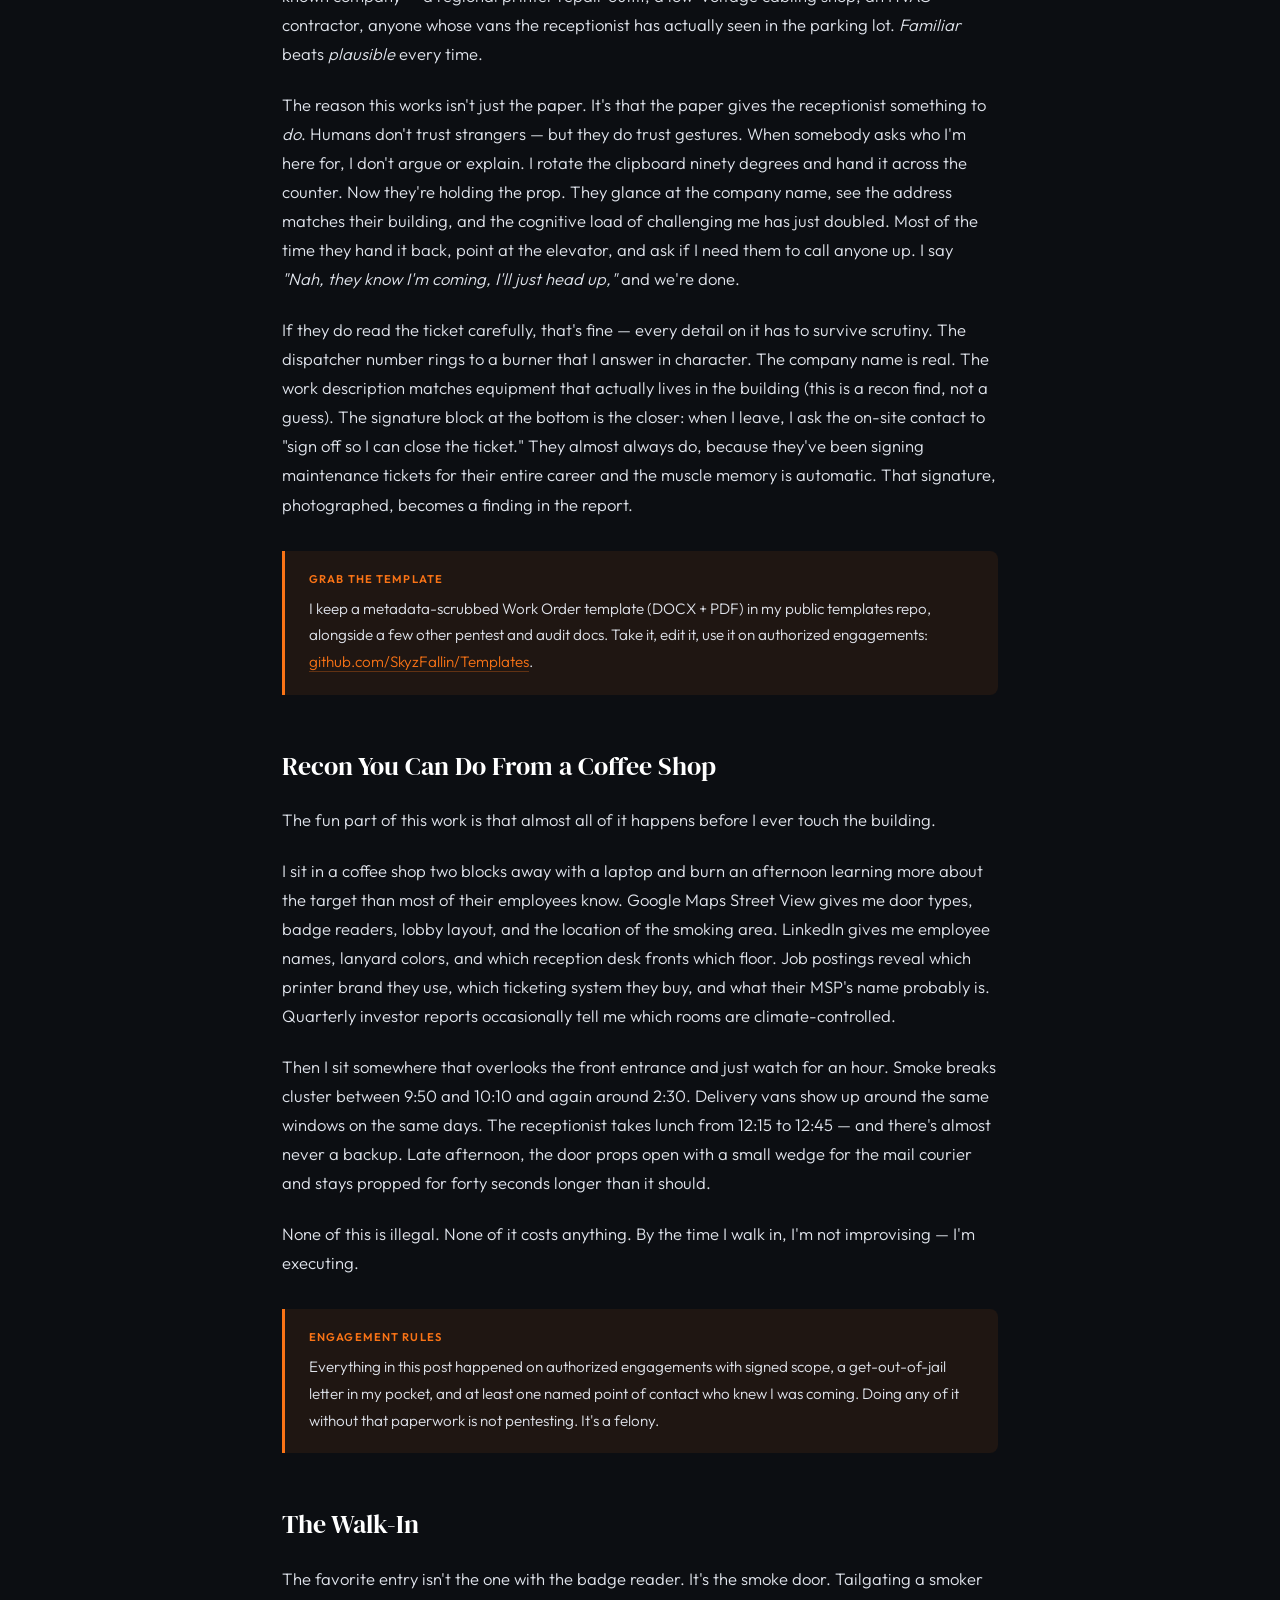
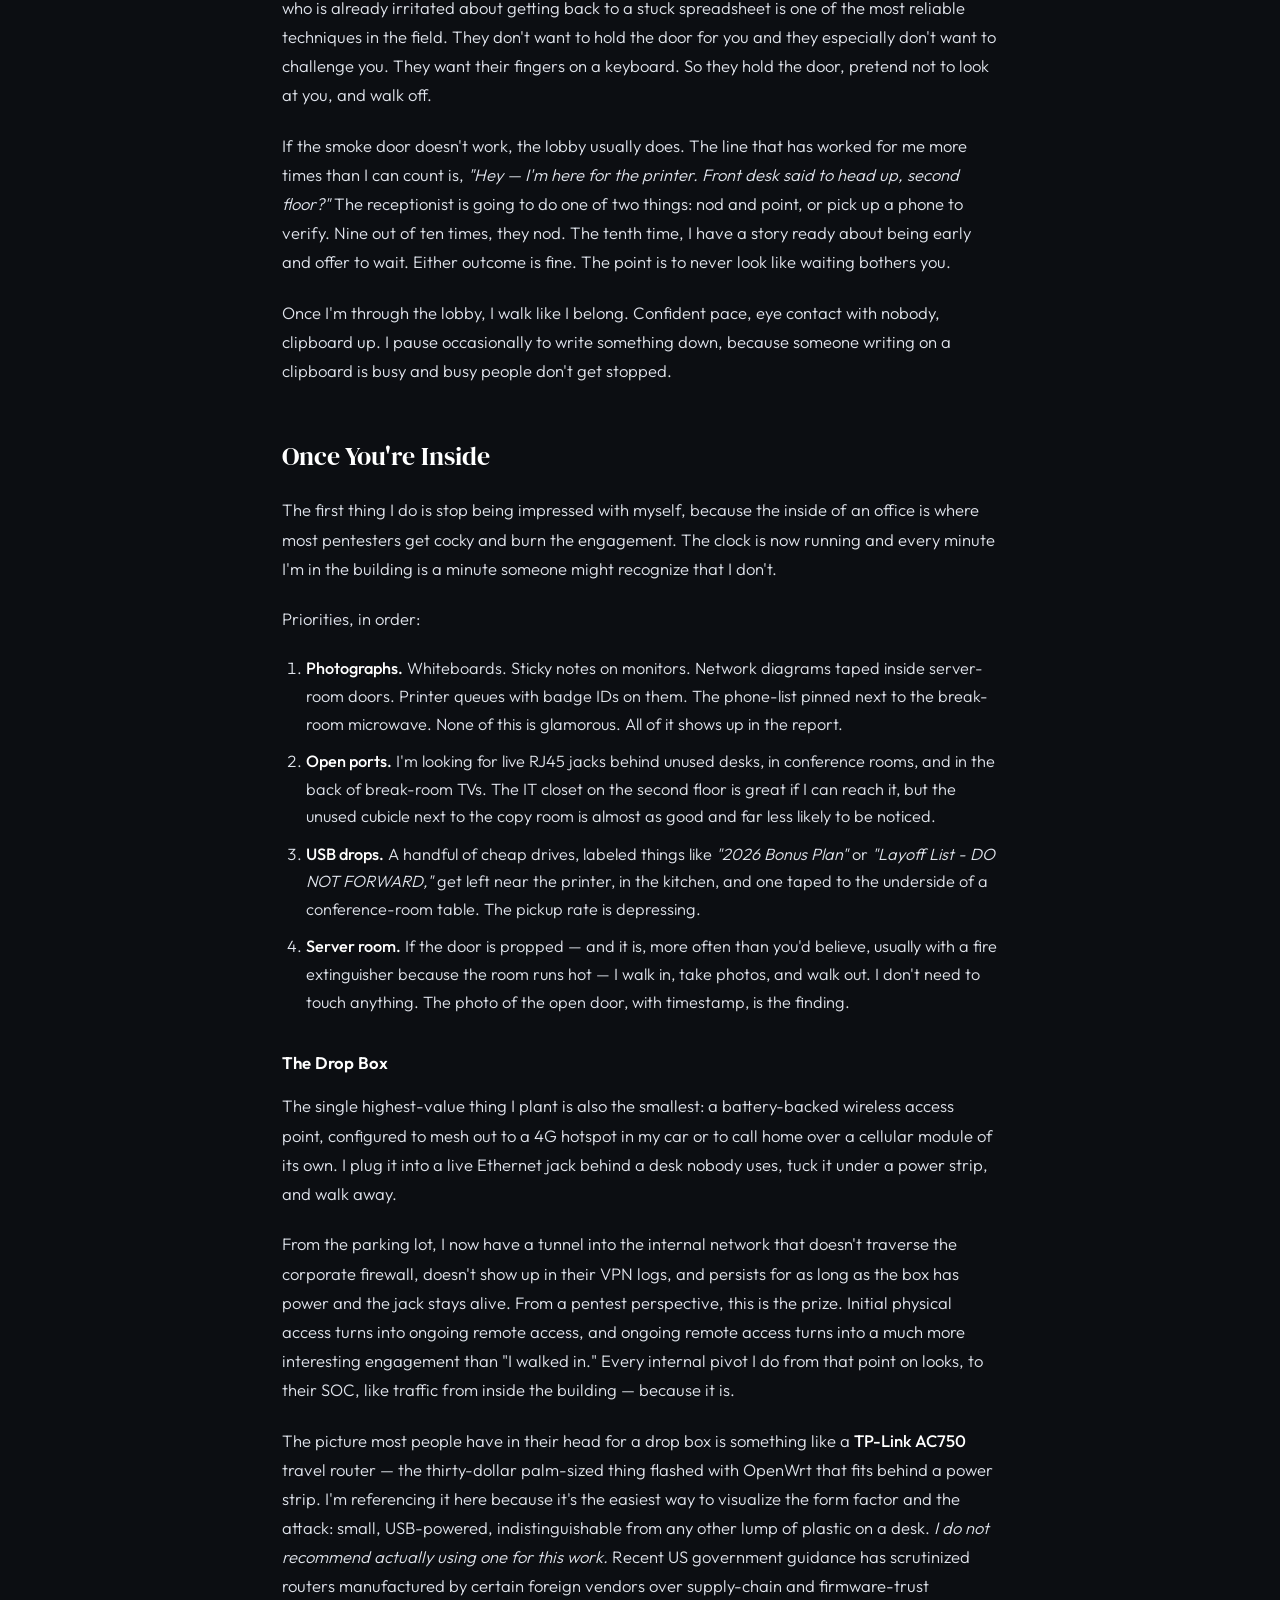
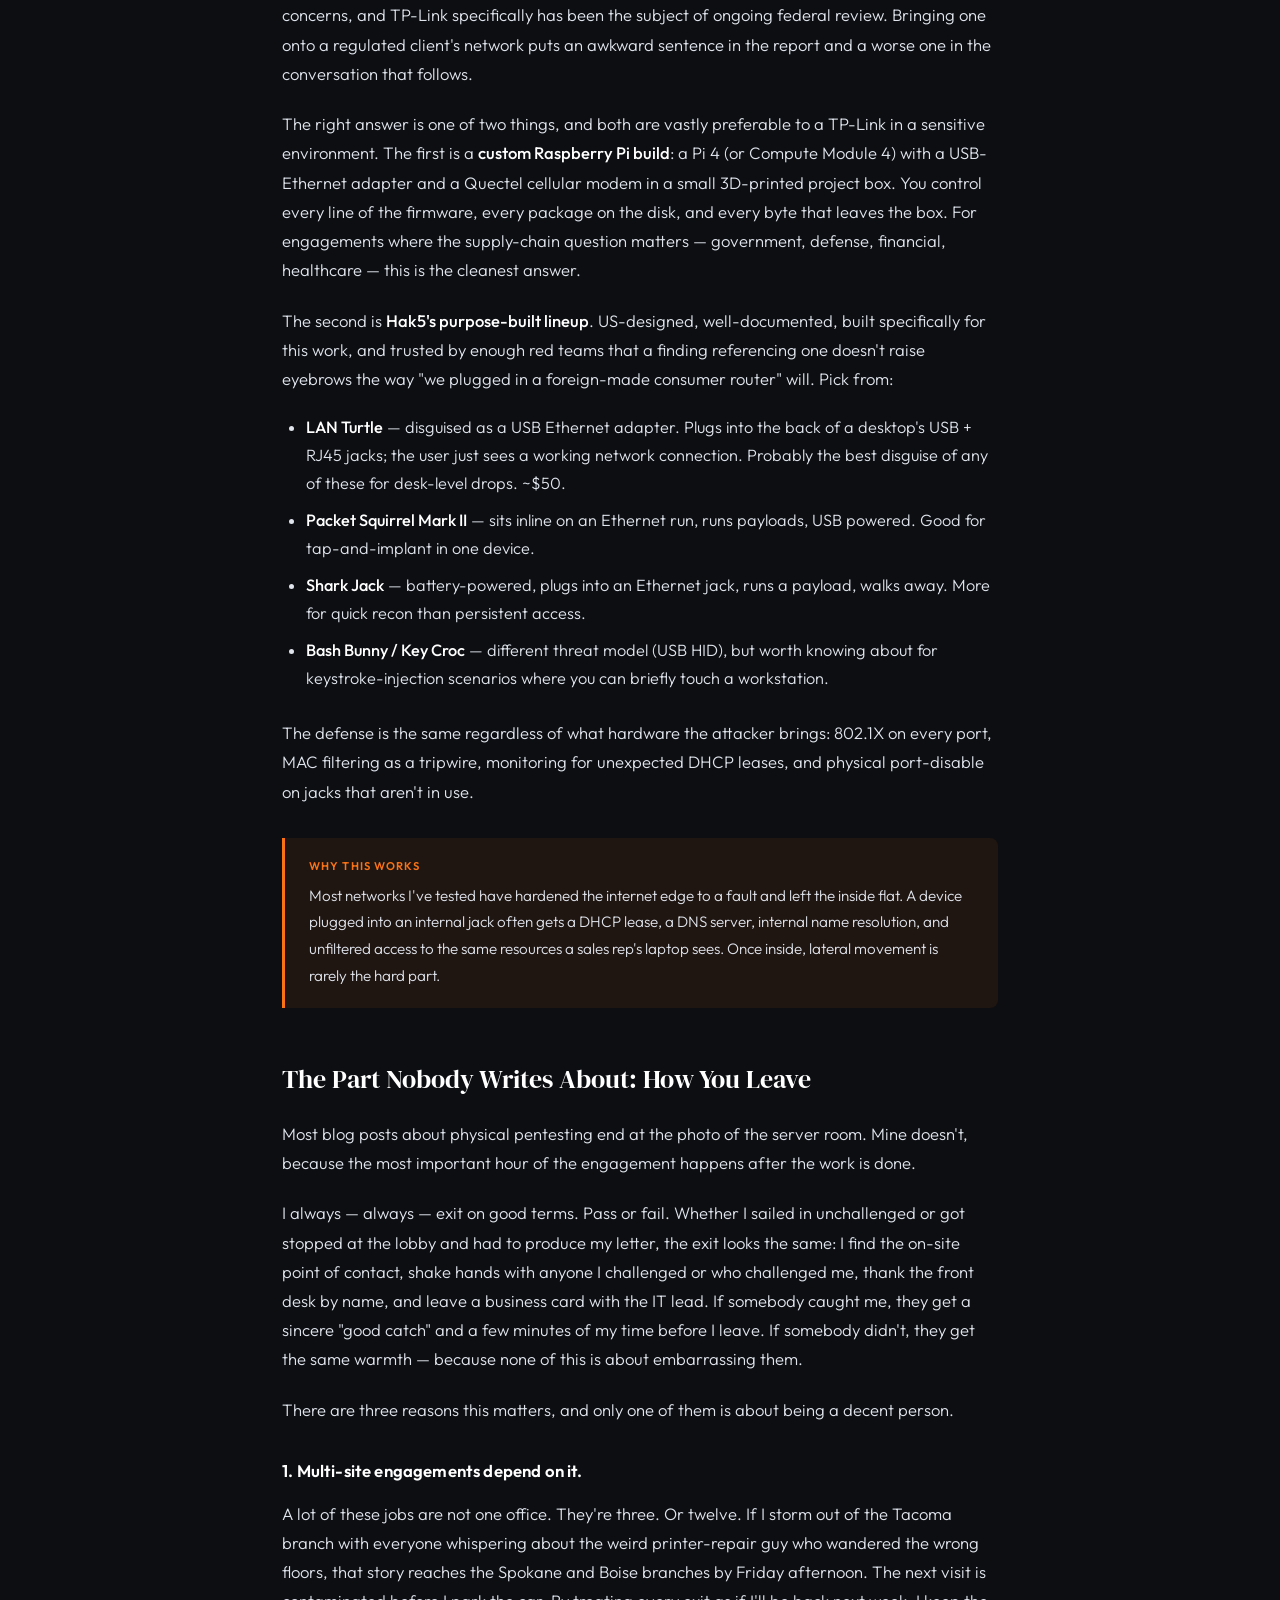
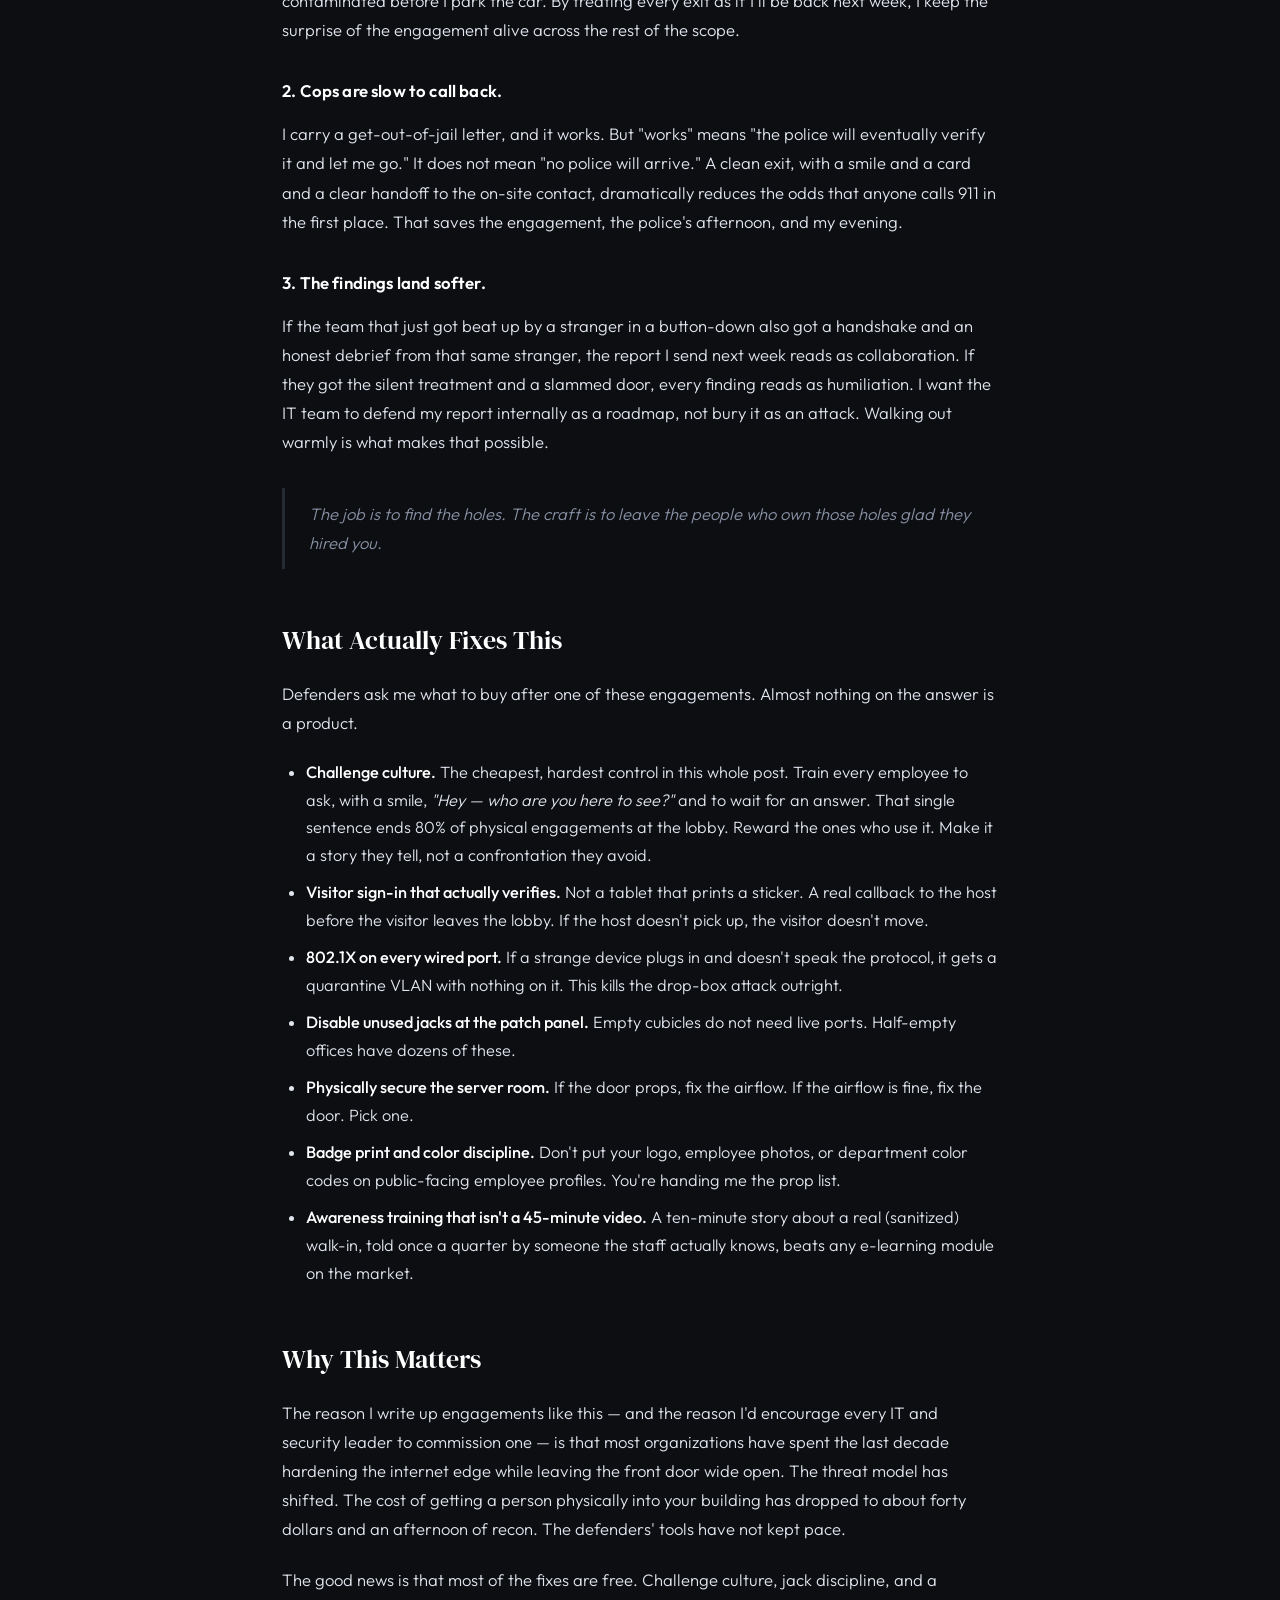
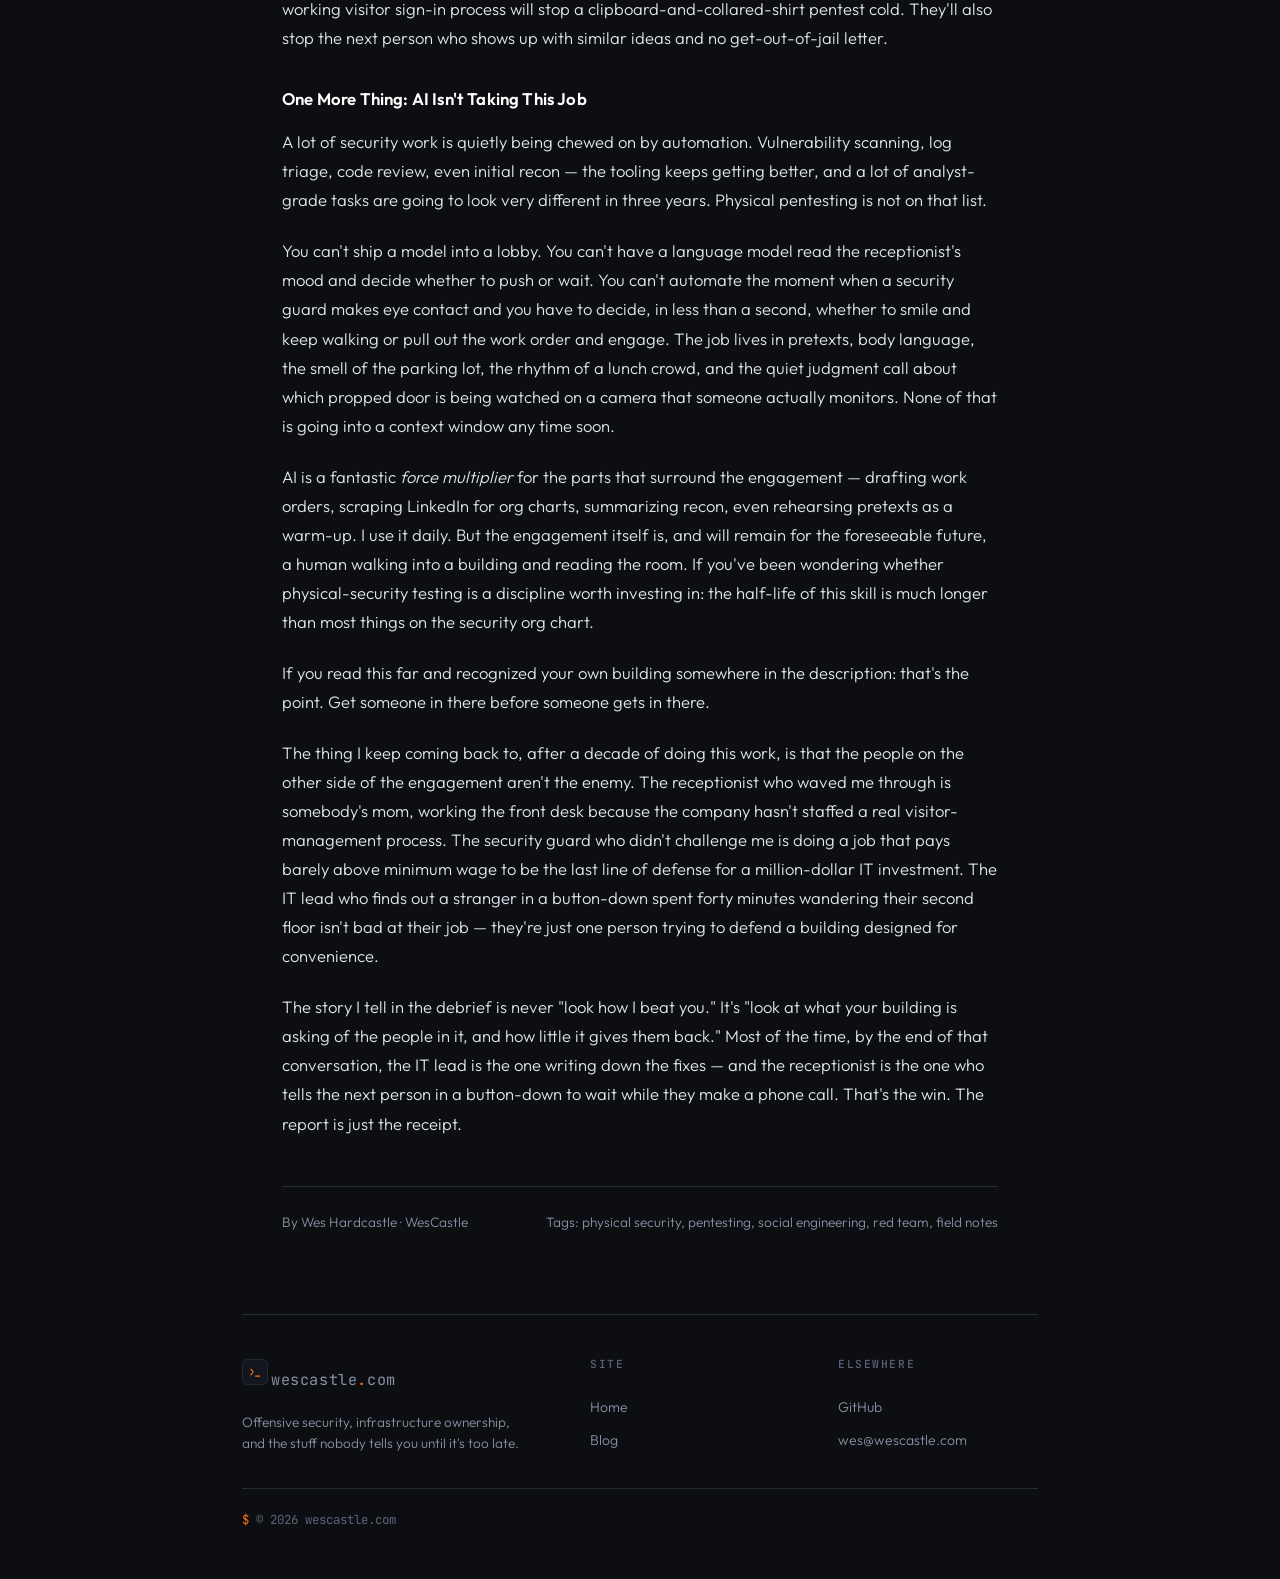
<file: blog/clipboard-datacenter.html>
<!DOCTYPE html>
<html lang="en">
<head>
<meta charset="UTF-8">
<meta name="viewport" content="width=device-width, initial-scale=1.0">
<title>I Got Into Your Datacenter With a Clipboard | WesCastle Blog</title>
<meta name="description" content="A field-notes account of physical penetration testing — clipboards, business-casual pretexts, $40 of hardware, wireless drop boxes in open Ethernet ports, and the part nobody talks about: leaving every site on good terms.">
<link rel="canonical" href="https://wescastle.com/blog/clipboard-datacenter.html">
<meta property="og:url" content="https://wescastle.com/blog/clipboard-datacenter.html">
<meta property="og:site_name" content="wescastle.com">
<meta property="og:image" content="https://wescastle.com/og-image.png">
<meta property="og:image:width" content="1200">
<meta property="og:image:height" content="630">
<meta property="article:published_time" content="2026-05-05">
<meta property="article:author" content="Wes Hardcastle">
<meta name="twitter:card" content="summary_large_image">
<meta name="twitter:image" content="https://wescastle.com/og-image.png">
<link rel="alternate" type="application/rss+xml" title="WesCastle Blog" href="/feed.xml">
<meta property="og:title" content="I Got Into Your Datacenter With a Clipboard">
<meta property="og:description" content="A field-notes account of physical penetration testing — and the part nobody talks about: leaving every site on good terms, pass or fail.">
<meta property="og:type" content="article">
<link rel="icon" type="image/svg+xml" href="/favicon.svg">
<link rel="stylesheet" href="/fonts/fonts.css">
<style>
  :root {
    --bg: #0c0e12;
    --surface: #13161c;
    --border: #252a34;
    --border-hover: #3a4150;
    --text: #e0e4ec;
    --text-muted: #8891a4;
    --text-faint: #5a6378;
    --accent: #f97316;
    --accent-glow: rgba(249,115,22,0.15);
    --accent-soft: rgba(249,115,22,0.08);
    --warm: #e8c547;
    --blue: #3b82f6;
  }
  * { margin:0; padding:0; box-sizing:border-box; }
  body { background:var(--bg); color:var(--text); font-family:'Outfit',sans-serif; font-weight:300; line-height:1.75; -webkit-font-smoothing:antialiased; }

  /* ── Site Header ── */
  .site-header { padding:1.75rem 2rem; max-width:860px; margin:0 auto; display:flex; align-items:center; justify-content:space-between; gap:1.5rem; }
  .brand { display:inline-flex; align-items:center; gap:0.6rem; text-decoration:none; color:var(--text); transition:color 0.2s; }
  .brand:hover { color:#fff; }
  .brand-mark { width:26px; height:26px; padding:4px 5px; border:1px solid var(--border); border-radius:6px; color:var(--accent); background:var(--surface); transition:border-color 0.2s, transform 0.3s; }
  .brand:hover .brand-mark { border-color:var(--accent); transform:translateY(-1px); }
  .brand-name { font-family:'JetBrains Mono', monospace; font-weight:400; font-size:0.95rem; letter-spacing:0.04em; }
  .brand-name .dot { color:var(--accent); }
  .site-nav { display:flex; align-items:center; gap:0.35rem; }
  .site-nav a { font-size:0.82rem; font-weight:500; color:var(--text-muted); text-decoration:none; padding:0.4rem 0.75rem; border-radius:6px; transition:color 0.2s, background 0.2s; }
  .site-nav a:hover { color:var(--text); background:var(--surface); }
  .header-rule { width:100%; max-width:860px; height:1px; background:var(--border); margin:0 auto; }

  /* ── Hero ── */
  .hero { position:relative; padding:5rem 2rem 4rem; overflow:hidden; border-bottom:1px solid var(--border); }
  .hero::before { content:''; position:absolute; top:-40%; left:50%; transform:translateX(-50%); width:800px; height:800px; background:radial-gradient(circle,var(--accent-glow) 0%,transparent 70%); pointer-events:none; }
  .hero-inner { max-width:780px; margin:0 auto; position:relative; z-index:1; }
  .back-link { display:inline-flex; align-items:center; gap:0.4rem; font-family:'JetBrains Mono', monospace; font-size:0.78rem; font-weight:500; color:var(--text-muted); text-decoration:none; margin-bottom:1.5rem; transition:color 0.2s, gap 0.2s; }
  .back-link:hover { color:var(--accent); gap:0.6rem; }
  .back-link svg { width:12px; height:12px; }

  .meta { font-size:0.8rem; text-transform:uppercase; letter-spacing:0.12em; color:var(--text-muted); margin-bottom:1.5rem; font-weight:500; display:flex; align-items:center; gap:1rem; flex-wrap:wrap; }
  .meta .tag { background:var(--accent); color:var(--bg); padding:0.2em 0.65em; border-radius:3px; font-size:0.7rem; font-weight:600; letter-spacing:0.08em; }
  h1 { font-family:'DM Serif Display',serif; font-size:clamp(2.2rem,5vw,3.4rem); line-height:1.15; color:#fff; margin-bottom:1.25rem; font-weight:400; }
  h1 .highlight { color:var(--accent); }
  .subtitle { font-size:1.15rem; color:var(--text-muted); max-width:600px; line-height:1.7; }
  .hero-actions { margin-top:1.4rem; font-size:0.95rem; font-weight:400; display:flex; gap:1rem; flex-wrap:wrap; align-items:center; }
  .hero-actions a { color:var(--accent); text-decoration:none; border-bottom:1px solid rgba(249,115,22,0.3); transition:border-color 0.2s; }
  .hero-actions a:hover { border-color:var(--accent); }
  .hero-actions .sep { color:var(--text-faint); }

  /* ── Article ── */
  .article { max-width:780px; margin:0 auto; padding:3.5rem 2rem 5rem; }
  .article h2 { font-family:'DM Serif Display',serif; font-size:1.65rem; color:#fff; margin:3rem 0 1rem; font-weight:400; }
  .article h2:first-of-type { margin-top:0; }
  .article h3 { font-family:'Outfit',sans-serif; font-size:1.05rem; color:#fff; margin:2rem 0 0.85rem; font-weight:600; letter-spacing:0.01em; }
  .article p { margin-bottom:1.35rem; font-size:1.04rem; }
  .article ul, .article ol { margin:0 0 1.6rem 1.5rem; }
  .article li { margin-bottom:0.6rem; font-size:1.02rem; line-height:1.7; }
  .article a { color:var(--accent); text-decoration:none; border-bottom:1px solid rgba(249,115,22,0.3); transition:border-color 0.2s; }
  .article a:hover { border-color:var(--accent); }
  .article strong { font-weight:500; color:#fff; }
  .article em { color:var(--text); font-style:italic; }
  .article code { font-family:'JetBrains Mono',monospace; font-size:0.88em; background:var(--surface); border:1px solid var(--border); padding:0.15em 0.4em; border-radius:4px; }

  .callout { background:var(--accent-soft); border-left:3px solid var(--accent); border-radius:0 8px 8px 0; padding:1.2rem 1.5rem; margin:2rem 0; }
  .callout p { margin:0; font-size:0.95rem; color:var(--text); }
  .callout-label { display:block; font-size:0.7rem; font-weight:600; letter-spacing:0.1em; text-transform:uppercase; color:var(--accent); margin-bottom:0.4rem; }

  .pull-quote { border-left:3px solid var(--border); padding:0.75rem 1.5rem; margin:2rem 0; font-style:italic; color:var(--text-muted); font-size:1.08rem; line-height:1.7; }

  .article figure { margin:2.25rem 0; }
  .article figure img { width:100%; height:auto; display:block; border-radius:8px; border:1px solid var(--border); box-shadow:0 8px 30px rgba(0,0,0,0.4); }
  .article figcaption { margin-top:0.7rem; font-size:0.82rem; color:var(--text-muted); text-align:center; font-style:italic; }

  .article-footer { border-top:1px solid var(--border); margin-top:3rem; padding-top:1.5rem; font-size:0.85rem; color:var(--text-muted); display:flex; justify-content:space-between; flex-wrap:wrap; gap:0.5rem; }

  /* ── Site Footer ── */
  .site-footer { max-width:860px; margin:0 auto; padding:0 2rem 3rem; }
  .footer-grid { display:grid; grid-template-columns:1.5fr 1fr 1fr; gap:3rem; padding:2.5rem 0 2rem; border-top:1px solid var(--border); }
  .footer-col .footer-heading { font-family:'JetBrains Mono', monospace; font-size:0.7rem; font-weight:500; letter-spacing:0.14em; text-transform:uppercase; color:var(--text-faint); margin-bottom:1rem; }
  .footer-col a { display:block; font-size:0.88rem; color:var(--text-muted); text-decoration:none; padding:0.25rem 0; transition:color 0.2s, transform 0.2s; }
  .footer-col a:hover { color:var(--text); transform:translateX(2px); }
  .footer-brand .brand { margin-bottom:0.85rem; }
  .footer-tag { font-size:0.85rem; color:var(--text-muted); line-height:1.55; max-width:280px; }
  .footer-rule { width:100%; height:1px; background:var(--border); margin-bottom:1.25rem; }
  .footer-bottom { display:flex; justify-content:space-between; align-items:center; flex-wrap:wrap; gap:0.5rem; font-size:0.78rem; color:var(--text-faint); }
  .footer-bottom a { color:var(--text-muted); text-decoration:none; border-bottom:1px dotted var(--border-hover); transition:color 0.2s, border-color 0.2s; }
  .footer-bottom a:hover { color:var(--text); border-bottom-color:var(--text-muted); }
  .footer-prompt { font-family:'JetBrains Mono', monospace; color:var(--text-faint); }
  .footer-prompt .prompt-symbol { color:var(--accent); }

  @media (max-width:600px) {
    .site-header { padding:1.25rem; flex-wrap:wrap; gap:0.75rem; }
    .site-nav a { padding:0.35rem 0.6rem; font-size:0.78rem; }
    .hero { padding:3rem 1.25rem 2.5rem; }
    .article { padding:2.5rem 1.25rem 3rem; }
    .site-footer { padding:0 1.25rem 2rem; }
    .footer-grid { grid-template-columns:1fr; gap:2rem; padding-top:2rem; }
    .footer-bottom { font-size:0.72rem; }
  }
</style>
<script type="application/ld+json">
{
  "@context": "https://schema.org",
  "@type": "BlogPosting",
  "headline": "I Got Into Your Datacenter With a Clipboard",
  "description": "A field-notes account of physical penetration testing — clipboards, business-casual pretexts, $40 of hardware, wireless drop boxes in open Ethernet ports, and the part nobody talks about: leaving every site on good terms.",
  "url": "https://wescastle.com/blog/clipboard-datacenter.html",
  "mainEntityOfPage": "https://wescastle.com/blog/clipboard-datacenter.html",
  "image": "https://wescastle.com/og-image.png",
  "datePublished": "2026-05-05",
  "author": {
    "@type": "Person",
    "name": "Wes Hardcastle",
    "url": "https://wescastle.com"
  },
  "publisher": {
    "@type": "Person",
    "name": "Wes Hardcastle",
    "url": "https://wescastle.com"
  }
}
</script>
</head>
<body>

<header class="site-header">
  <a href="https://wescastle.com" class="brand" aria-label="WesCastle home">
    <svg class="brand-mark" viewBox="0 0 24 24" fill="none" stroke="currentColor" stroke-width="2" stroke-linecap="round" stroke-linejoin="round" aria-hidden="true">
      <polyline points="5 7 9 12 5 17"/>
      <line x1="13" y1="19" x2="20" y2="19"/>
    </svg>
    <span class="brand-name">wescastle<span class="dot">.</span>com</span>
  </a>
  <nav class="site-nav" aria-label="Primary">
    <a href="https://wescastle.com">Home</a>
    <a href="/blog/">Blog</a>
    <a href="https://github.com/SkyzFallin" target="_blank" rel="noopener">GitHub</a>
  </nav>
</header>
<div class="header-rule"></div>

<header class="hero">
  <div class="hero-inner">
    <a href="/blog/" class="back-link">
      <svg viewBox="0 0 16 16" fill="none" stroke="currentColor" stroke-width="2" stroke-linecap="round" aria-hidden="true"><path d="M13 8H3M7 12L3 8l4-4"/></svg>
      All posts
    </a>
    <div class="meta">
      <span class="tag">Field Notes</span>
      <span>May 5, 2026</span>
      <span>&middot;</span>
      <span>9 min read</span>
    </div>
    <h1>I Got Into Your <span class="highlight">Datacenter</span> With a Clipboard.</h1>
    <p class="subtitle">A collared button-up, dark slacks, polished leather shoes, a clipboard, and about forty bucks of hardware will out-perform a six-figure firewall almost every time. Here's how a physical pentest actually goes — and the part nobody writes about: how you leave.</p>
  </div>
</header>

<article class="article">

  <h2>The Cheapest Tool in the Kit</h2>

  <p>People expect a physical pentester to look like the movies. Black hoodie, black gloves, lockpicks in a velvet roll, a USB Rubber Ducky tucked into a sleeve. The truth is more boring and a lot more effective.</p>

  <p>The single most powerful tool in my kit is a clipboard. The second is what I'm wearing: a tucked-in collared shirt, dark slacks, polished leather shoes, and a thin laptop bag over one shoulder. Plain, professional, forgettable. It costs less than a tank of gas, and it lets me walk past more controls than any zero-day ever has.</p>

  <p>The shoes do more work than people give them credit for. Nice leather shoes — actually polished, not just clean — quietly signal that the person wearing them has somewhere to be and is being paid by someone who cares how they look. Receptionists and security guards check shoes without realizing they're doing it. Scuffed sneakers and a button-up read as <em>kid running an errand</em>; polished leather and the same shirt read as <em>the vendor my boss told me to expect</em>. It's a five-minute investment with a buffing cloth that buys you ten minutes of nobody asking who you are.</p>

  <p>The reason is simple: humans pattern-match on roles before they pattern-match on faces. A clipboard plus business-casual dress plus the right kind of bored expression reads as <em>vendor here for a scheduled job</em>, and a vendor reads as <em>someone else's problem</em>. Nobody wants to be the receptionist who challenged the printer tech and got chewed out for slowing down a billable visit. So they wave me through.</p>

  <p>Business casual also does something a hi-vis vest can't: once I'm past the lobby, it lets me <em>blend</em>. Most of the people I'm walking past on the way to the second floor are dressed exactly like me. Field techs from the kinds of companies I'm impersonating — printer repair, copier maintenance, low-voltage cabling, MSP onsite engineers — almost always show up in business casual rather than uniforms. The wardrobe doesn't just sell the entry; it sells everything that happens after it.</p>

  <p>The rest of the props budget rounds out at about forty dollars: a generic vendor-style badge in a clear holder (printed on cardstock and clipped to the laptop bag's strap), a small zippered tool case in the bag, a microfiber cloth in a side pocket — printer techs are always wiping something down — and a phone in hand for "checking the dispatch."</p>

  <p>One thing in the bag isn't a costume piece: a <strong>Flipper Zero</strong>. It's a pocket-sized multitool that handles 125 kHz and 13.56 MHz RFID, sub-GHz radios, NFC, IR, and BadUSB out of one device. On a physical job it earns its keep half a dozen ways: reading and cloning the cheap 125 kHz badges still on a depressing number of doors, sniffing parking-gate fobs while I sit in my car doing recon, capturing the IR remote for a conference-room display so I can look like I belong while futzing with it, and quietly logging the Bluetooth Low Energy devices broadcasting in the lobby &mdash; phones, AirPods, and fitness trackers routinely advertise their owner's first name in the device label (<em>"Sarah's iPhone"</em>), which cross-references nicely with the employee list I pulled from LinkedIn during recon. It looks like a Tamagotchi and behaves like a small Faraday-busting Swiss Army knife. None of what it does is exotic on its own — it just collapses six tools into one device that fits in a shirt pocket.</p>

  <p>Riding in the same bag is a <strong>Raspberry Pi running Pwnagotchi</strong>. It sits there passively, listening for WPA/WPA2 four-way handshakes on whatever Wi-Fi is around — corporate, guest, neighbor, parking lot. By the time I leave the building, it's quietly collected a stack of <code>.pcap</code> files I can take home and feed to hashcat. It pairs nicely with the wifi-pentest deliverable: a list of which corporate SSIDs cracked, in what time, on what hardware. No active probing, no deauth, nothing that would trip a half-decent WIDS — just a small device politely eavesdropping on the air.</p>

  <figure>
    <img src="loadout.webp" width="1194" height="911" alt="Physical pentest loadout: laptop, Flipper Zero, Anker battery pack, charging brick with Ethernet cables, Raspberry Pi running Pwnagotchi, a TP-Link AC750 travel router, and a clipboard with a printer/copier Work Order template." loading="lazy">
    <figcaption>The loadout for a typical engagement. Laptop and battery for runtime, Flipper Zero for RFID/IR/sub-GHz/NFC, a Raspberry Pi running Pwnagotchi for passive Wi-Fi handshake capture, a TP-Link travel router (visual reference only — see below), and the clipboard with a printer/copier Work Order on top.</figcaption>
  </figure>

  <h3>The Work Order</h3>

  <p>The single highest-leverage piece of paper on the clipboard isn't a notepad — it's the work order. I print one for every engagement, and I don't go in without it.</p>

  <p>The work order is a single sheet that looks exactly like the kind of dispatch ticket a real field tech would carry: company logo at the top, the target's name and address pre-filled, a scheduled arrival window that brackets the time I plan to walk in, a short work description (<em>"Quarterly maintenance — Konica Minolta C658, 2nd-floor copy room"</em>), a dispatcher phone number, and a signature block at the bottom for the on-site contact. I usually pose as a tech from a real, locally-known company — a regional printer repair outfit, a low-voltage cabling shop, an HVAC contractor, anyone whose vans the receptionist has actually seen in the parking lot. <em>Familiar</em> beats <em>plausible</em> every time.</p>

  <p>The reason this works isn't just the paper. It's that the paper gives the receptionist something to <em>do</em>. Humans don't trust strangers — but they do trust gestures. When somebody asks who I'm here for, I don't argue or explain. I rotate the clipboard ninety degrees and hand it across the counter. Now they're holding the prop. They glance at the company name, see the address matches their building, and the cognitive load of challenging me has just doubled. Most of the time they hand it back, point at the elevator, and ask if I need them to call anyone up. I say <em>"Nah, they know I'm coming, I'll just head up,"</em> and we're done.</p>

  <p>If they do read the ticket carefully, that's fine — every detail on it has to survive scrutiny. The dispatcher number rings to a burner that I answer in character. The company name is real. The work description matches equipment that actually lives in the building (this is a recon find, not a guess). The signature block at the bottom is the closer: when I leave, I ask the on-site contact to "sign off so I can close the ticket." They almost always do, because they've been signing maintenance tickets for their entire career and the muscle memory is automatic. That signature, photographed, becomes a finding in the report.</p>

  <div class="callout">
    <span class="callout-label">Grab the template</span>
    <p>I keep a metadata-scrubbed Work Order template (DOCX + PDF) in my public templates repo, alongside a few other pentest and audit docs. Take it, edit it, use it on authorized engagements: <a href="https://github.com/SkyzFallin/Templates" target="_blank" rel="noopener">github.com/SkyzFallin/Templates</a>.</p>
  </div>

  <h2>Recon You Can Do From a Coffee Shop</h2>

  <p>The fun part of this work is that almost all of it happens before I ever touch the building.</p>

  <p>I sit in a coffee shop two blocks away with a laptop and burn an afternoon learning more about the target than most of their employees know. Google Maps Street View gives me door types, badge readers, lobby layout, and the location of the smoking area. LinkedIn gives me employee names, lanyard colors, and which reception desk fronts which floor. Job postings reveal which printer brand they use, which ticketing system they buy, and what their MSP's name probably is. Quarterly investor reports occasionally tell me which rooms are climate-controlled.</p>

  <p>Then I sit somewhere that overlooks the front entrance and just watch for an hour. Smoke breaks cluster between 9:50 and 10:10 and again around 2:30. Delivery vans show up around the same windows on the same days. The receptionist takes lunch from 12:15 to 12:45 — and there's almost never a backup. Late afternoon, the door props open with a small wedge for the mail courier and stays propped for forty seconds longer than it should.</p>

  <p>None of this is illegal. None of it costs anything. By the time I walk in, I'm not improvising — I'm executing.</p>

  <div class="callout">
    <span class="callout-label">Engagement rules</span>
    <p>Everything in this post happened on authorized engagements with signed scope, a get-out-of-jail letter in my pocket, and at least one named point of contact who knew I was coming. Doing any of it without that paperwork is not pentesting. It's a felony.</p>
  </div>

  <h2>The Walk-In</h2>

  <p>The favorite entry isn't the one with the badge reader. It's the smoke door. Tailgating a smoker who is already irritated about getting back to a stuck spreadsheet is one of the most reliable techniques in the field. They don't want to hold the door for you and they especially don't want to challenge you. They want their fingers on a keyboard. So they hold the door, pretend not to look at you, and walk off.</p>

  <p>If the smoke door doesn't work, the lobby usually does. The line that has worked for me more times than I can count is, <em>"Hey — I'm here for the printer. Front desk said to head up, second floor?"</em> The receptionist is going to do one of two things: nod and point, or pick up a phone to verify. Nine out of ten times, they nod. The tenth time, I have a story ready about being early and offer to wait. Either outcome is fine. The point is to never look like waiting bothers you.</p>

  <p>Once I'm through the lobby, I walk like I belong. Confident pace, eye contact with nobody, clipboard up. I pause occasionally to write something down, because someone writing on a clipboard is busy and busy people don't get stopped.</p>

  <h2>Once You're Inside</h2>

  <p>The first thing I do is stop being impressed with myself, because the inside of an office is where most pentesters get cocky and burn the engagement. The clock is now running and every minute I'm in the building is a minute someone might recognize that I don't.</p>

  <p>Priorities, in order:</p>

  <ol>
    <li><strong>Photographs.</strong> Whiteboards. Sticky notes on monitors. Network diagrams taped inside server-room doors. Printer queues with badge IDs on them. The phone-list pinned next to the break-room microwave. None of this is glamorous. All of it shows up in the report.</li>
    <li><strong>Open ports.</strong> I'm looking for live RJ45 jacks behind unused desks, in conference rooms, and in the back of break-room TVs. The IT closet on the second floor is great if I can reach it, but the unused cubicle next to the copy room is almost as good and far less likely to be noticed.</li>
    <li><strong>USB drops.</strong> A handful of cheap drives, labeled things like <em>"2026 Bonus Plan"</em> or <em>"Layoff List - DO NOT FORWARD,"</em> get left near the printer, in the kitchen, and one taped to the underside of a conference-room table. The pickup rate is depressing.</li>
    <li><strong>Server room.</strong> If the door is propped — and it is, more often than you'd believe, usually with a fire extinguisher because the room runs hot — I walk in, take photos, and walk out. I don't need to touch anything. The photo of the open door, with timestamp, is the finding.</li>
  </ol>

  <h3>The Drop Box</h3>

  <p>The single highest-value thing I plant is also the smallest: a battery-backed wireless access point, configured to mesh out to a 4G hotspot in my car or to call home over a cellular module of its own. I plug it into a live Ethernet jack behind a desk nobody uses, tuck it under a power strip, and walk away.</p>

  <p>From the parking lot, I now have a tunnel into the internal network that doesn't traverse the corporate firewall, doesn't show up in their VPN logs, and persists for as long as the box has power and the jack stays alive. From a pentest perspective, this is the prize. Initial physical access turns into ongoing remote access, and ongoing remote access turns into a much more interesting engagement than "I walked in." Every internal pivot I do from that point on looks, to their SOC, like traffic from inside the building — because it is.</p>

  <p>The picture most people have in their head for a drop box is something like a <strong>TP-Link AC750</strong> travel router — the thirty-dollar palm-sized thing flashed with OpenWrt that fits behind a power strip. I'm referencing it here because it's the easiest way to visualize the form factor and the attack: small, USB-powered, indistinguishable from any other lump of plastic on a desk. <em>I do not recommend actually using one for this work.</em> Recent US government guidance has scrutinized routers manufactured by certain foreign vendors over supply-chain and firmware-trust concerns, and TP-Link specifically has been the subject of ongoing federal review. Bringing one onto a regulated client's network puts an awkward sentence in the report and a worse one in the conversation that follows.</p>

  <p>The right answer is one of two things, and both are vastly preferable to a TP-Link in a sensitive environment. The first is a <strong>custom Raspberry Pi build</strong>: a Pi 4 (or Compute Module 4) with a USB-Ethernet adapter and a Quectel cellular modem in a small 3D-printed project box. You control every line of the firmware, every package on the disk, and every byte that leaves the box. For engagements where the supply-chain question matters — government, defense, financial, healthcare — this is the cleanest answer.</p>

  <p>The second is <strong>Hak5's purpose-built lineup</strong>. US-designed, well-documented, built specifically for this work, and trusted by enough red teams that a finding referencing one doesn't raise eyebrows the way "we plugged in a foreign-made consumer router" will. Pick from:</p>

  <ul>
    <li><strong>LAN Turtle</strong> — disguised as a USB Ethernet adapter. Plugs into the back of a desktop's USB + RJ45 jacks; the user just sees a working network connection. Probably the best disguise of any of these for desk-level drops. ~$50.</li>
    <li><strong>Packet Squirrel Mark II</strong> — sits inline on an Ethernet run, runs payloads, USB powered. Good for tap-and-implant in one device.</li>
    <li><strong>Shark Jack</strong> — battery-powered, plugs into an Ethernet jack, runs a payload, walks away. More for quick recon than persistent access.</li>
    <li><strong>Bash Bunny / Key Croc</strong> — different threat model (USB HID), but worth knowing about for keystroke-injection scenarios where you can briefly touch a workstation.</li>
  </ul>

  <p>The defense is the same regardless of what hardware the attacker brings: 802.1X on every port, MAC filtering as a tripwire, monitoring for unexpected DHCP leases, and physical port-disable on jacks that aren't in use.</p>

  <div class="callout">
    <span class="callout-label">Why this works</span>
    <p>Most networks I've tested have hardened the internet edge to a fault and left the inside flat. A device plugged into an internal jack often gets a DHCP lease, a DNS server, internal name resolution, and unfiltered access to the same resources a sales rep's laptop sees. Once inside, lateral movement is rarely the hard part.</p>
  </div>

  <h2>The Part Nobody Writes About: How You Leave</h2>

  <p>Most blog posts about physical pentesting end at the photo of the server room. Mine doesn't, because the most important hour of the engagement happens after the work is done.</p>

  <p>I always — always — exit on good terms. Pass or fail. Whether I sailed in unchallenged or got stopped at the lobby and had to produce my letter, the exit looks the same: I find the on-site point of contact, shake hands with anyone I challenged or who challenged me, thank the front desk by name, and leave a business card with the IT lead. If somebody caught me, they get a sincere "good catch" and a few minutes of my time before I leave. If somebody didn't, they get the same warmth — because none of this is about embarrassing them.</p>

  <p>There are three reasons this matters, and only one of them is about being a decent person.</p>

  <h3>1. Multi-site engagements depend on it.</h3>

  <p>A lot of these jobs are not one office. They're three. Or twelve. If I storm out of the Tacoma branch with everyone whispering about the weird printer-repair guy who wandered the wrong floors, that story reaches the Spokane and Boise branches by Friday afternoon. The next visit is contaminated before I park the car. By treating every exit as if I'll be back next week, I keep the surprise of the engagement alive across the rest of the scope.</p>

  <h3>2. Cops are slow to call back.</h3>

  <p>I carry a get-out-of-jail letter, and it works. But "works" means "the police will eventually verify it and let me go." It does not mean "no police will arrive." A clean exit, with a smile and a card and a clear handoff to the on-site contact, dramatically reduces the odds that anyone calls 911 in the first place. That saves the engagement, the police's afternoon, and my evening.</p>

  <h3>3. The findings land softer.</h3>

  <p>If the team that just got beat up by a stranger in a button-down also got a handshake and an honest debrief from that same stranger, the report I send next week reads as collaboration. If they got the silent treatment and a slammed door, every finding reads as humiliation. I want the IT team to defend my report internally as a roadmap, not bury it as an attack. Walking out warmly is what makes that possible.</p>

  <p class="pull-quote">The job is to find the holes. The craft is to leave the people who own those holes glad they hired you.</p>

  <h2>What Actually Fixes This</h2>

  <p>Defenders ask me what to buy after one of these engagements. Almost nothing on the answer is a product.</p>

  <ul>
    <li><strong>Challenge culture.</strong> The cheapest, hardest control in this whole post. Train every employee to ask, with a smile, <em>"Hey — who are you here to see?"</em> and to wait for an answer. That single sentence ends 80% of physical engagements at the lobby. Reward the ones who use it. Make it a story they tell, not a confrontation they avoid.</li>
    <li><strong>Visitor sign-in that actually verifies.</strong> Not a tablet that prints a sticker. A real callback to the host before the visitor leaves the lobby. If the host doesn't pick up, the visitor doesn't move.</li>
    <li><strong>802.1X on every wired port.</strong> If a strange device plugs in and doesn't speak the protocol, it gets a quarantine VLAN with nothing on it. This kills the drop-box attack outright.</li>
    <li><strong>Disable unused jacks at the patch panel.</strong> Empty cubicles do not need live ports. Half-empty offices have dozens of these.</li>
    <li><strong>Physically secure the server room.</strong> If the door props, fix the airflow. If the airflow is fine, fix the door. Pick one.</li>
    <li><strong>Badge print and color discipline.</strong> Don't put your logo, employee photos, or department color codes on public-facing employee profiles. You're handing me the prop list.</li>
    <li><strong>Awareness training that isn't a 45-minute video.</strong> A ten-minute story about a real (sanitized) walk-in, told once a quarter by someone the staff actually knows, beats any e-learning module on the market.</li>
  </ul>

  <h2>Why This Matters</h2>

  <p>The reason I write up engagements like this — and the reason I'd encourage every IT and security leader to commission one — is that most organizations have spent the last decade hardening the internet edge while leaving the front door wide open. The threat model has shifted. The cost of getting a person physically into your building has dropped to about forty dollars and an afternoon of recon. The defenders' tools have not kept pace.</p>

  <p>The good news is that most of the fixes are free. Challenge culture, jack discipline, and a working visitor sign-in process will stop a clipboard-and-collared-shirt pentest cold. They'll also stop the next person who shows up with similar ideas and no get-out-of-jail letter.</p>

  <h3>One More Thing: AI Isn't Taking This Job</h3>

  <p>A lot of security work is quietly being chewed on by automation. Vulnerability scanning, log triage, code review, even initial recon — the tooling keeps getting better, and a lot of analyst-grade tasks are going to look very different in three years. Physical pentesting is not on that list.</p>

  <p>You can't ship a model into a lobby. You can't have a language model read the receptionist's mood and decide whether to push or wait. You can't automate the moment when a security guard makes eye contact and you have to decide, in less than a second, whether to smile and keep walking or pull out the work order and engage. The job lives in pretexts, body language, the smell of the parking lot, the rhythm of a lunch crowd, and the quiet judgment call about which propped door is being watched on a camera that someone actually monitors. None of that is going into a context window any time soon.</p>

  <p>AI is a fantastic <em>force multiplier</em> for the parts that surround the engagement — drafting work orders, scraping LinkedIn for org charts, summarizing recon, even rehearsing pretexts as a warm-up. I use it daily. But the engagement itself is, and will remain for the foreseeable future, a human walking into a building and reading the room. If you've been wondering whether physical-security testing is a discipline worth investing in: the half-life of this skill is much longer than most things on the security org chart.</p>

  <p>If you read this far and recognized your own building somewhere in the description: that's the point. Get someone in there before someone gets in there.</p>

  <p>The thing I keep coming back to, after a decade of doing this work, is that the people on the other side of the engagement aren't the enemy. The receptionist who waved me through is somebody's mom, working the front desk because the company hasn't staffed a real visitor-management process. The security guard who didn't challenge me is doing a job that pays barely above minimum wage to be the last line of defense for a million-dollar IT investment. The IT lead who finds out a stranger in a button-down spent forty minutes wandering their second floor isn't bad at their job — they're just one person trying to defend a building designed for convenience.</p>

  <p>The story I tell in the debrief is never "look how I beat you." It's "look at what your building is asking of the people in it, and how little it gives them back." Most of the time, by the end of that conversation, the IT lead is the one writing down the fixes — and the receptionist is the one who tells the next person in a button-down to wait while they make a phone call. That's the win. The report is just the receipt.</p>

  <div class="article-footer">
    <span>By Wes Hardcastle &middot; WesCastle</span>
    <span>Tags: physical security, pentesting, social engineering, red team, field notes</span>
  </div>

</article>

<footer class="site-footer">
  <div class="footer-grid">
    <div class="footer-col footer-brand">
      <a href="https://wescastle.com" class="brand" aria-label="WesCastle home">
        <svg class="brand-mark" viewBox="0 0 24 24" fill="none" stroke="currentColor" stroke-width="2" stroke-linecap="round" stroke-linejoin="round" aria-hidden="true">
          <polyline points="5 7 9 12 5 17"/>
          <line x1="13" y1="19" x2="20" y2="19"/>
        </svg>
        <span class="brand-name">wescastle<span class="dot">.</span>com</span>
      </a>
      <p class="footer-tag">Offensive security, infrastructure ownership, and the stuff nobody tells you until it's too late.</p>
    </div>
    <div class="footer-col">
      <div class="footer-heading">Site</div>
      <a href="https://wescastle.com">Home</a>
      <a href="/blog/">Blog</a>
    </div>
    <div class="footer-col">
      <div class="footer-heading">Elsewhere</div>
      <a href="https://github.com/SkyzFallin" target="_blank" rel="noopener">GitHub</a>
      <a href="mailto:wes@wescastle.com">wes@wescastle.com</a>
    </div>
  </div>
  <div class="footer-rule"></div>
  <div class="footer-bottom">
    <span class="footer-prompt"><span class="prompt-symbol">$</span> &copy; 2026 wescastle.com</span>
  </div>
</footer>

</body>
</html>
</file>
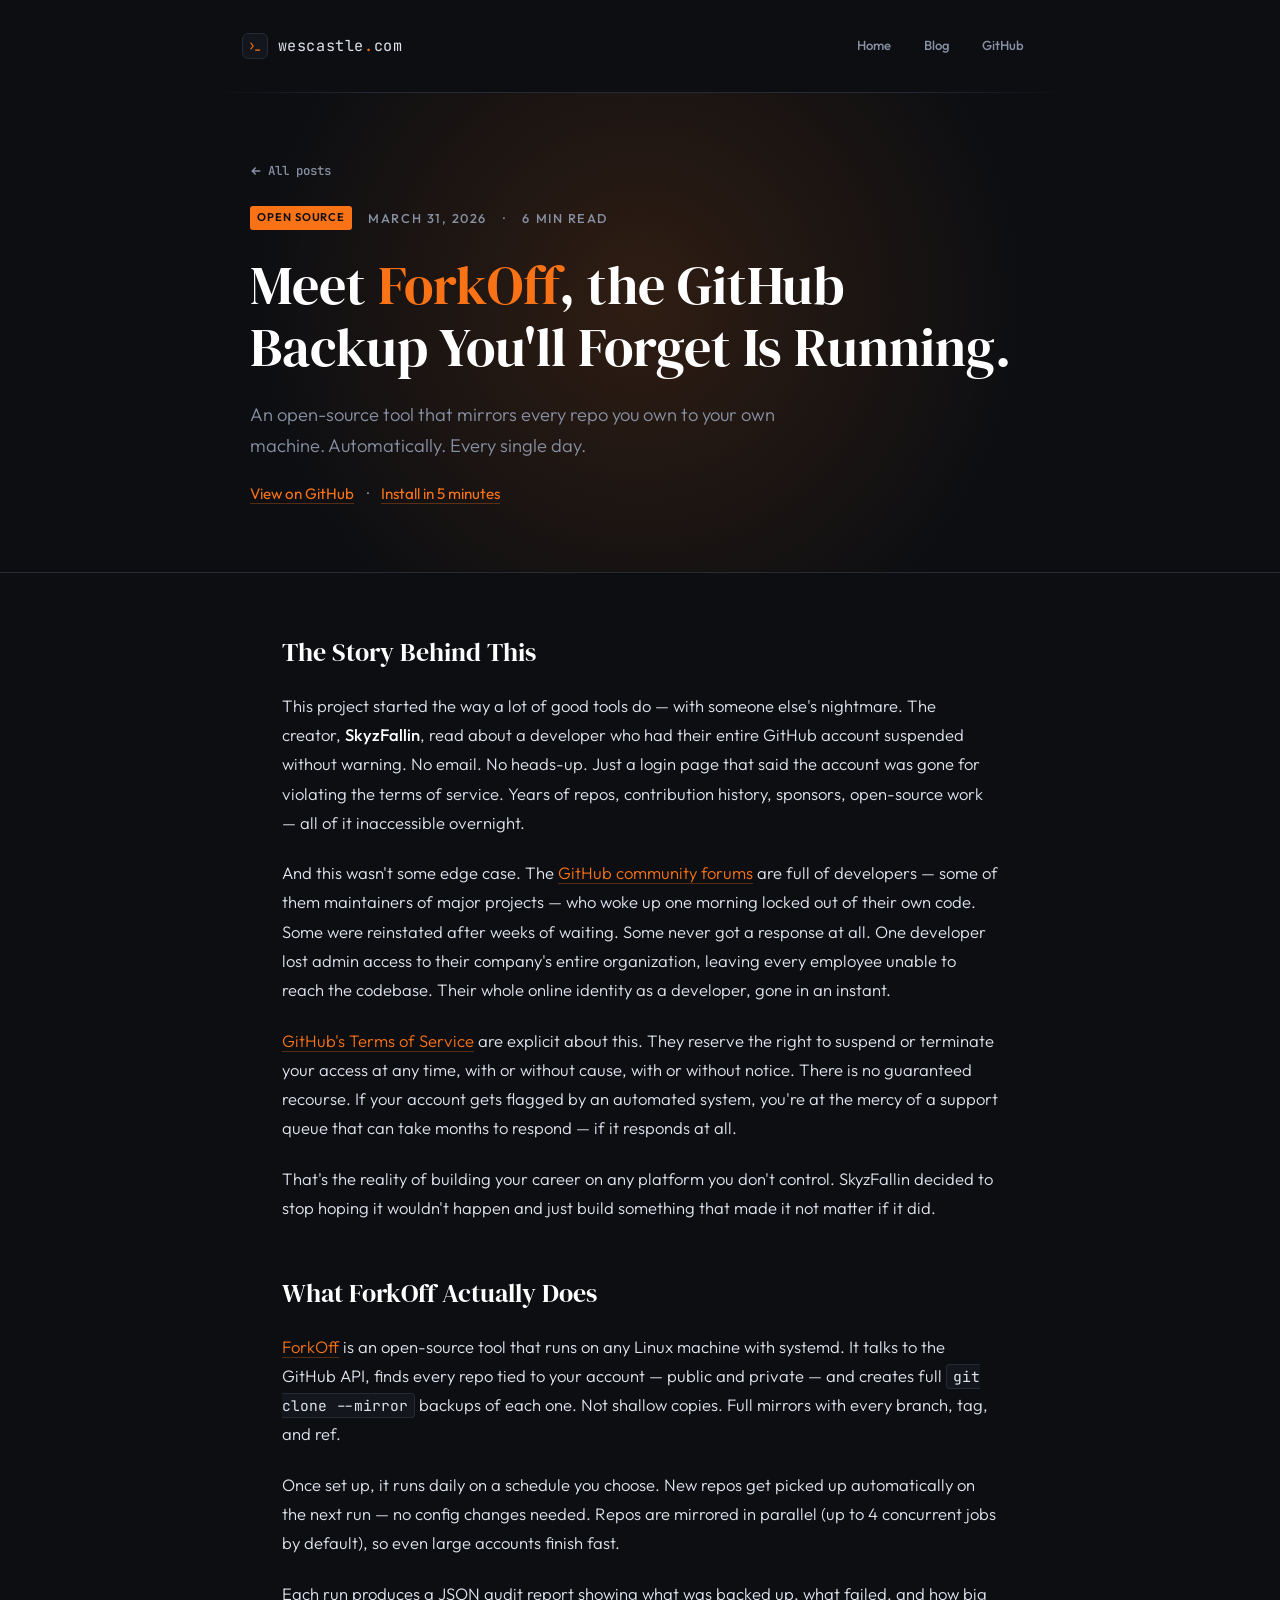
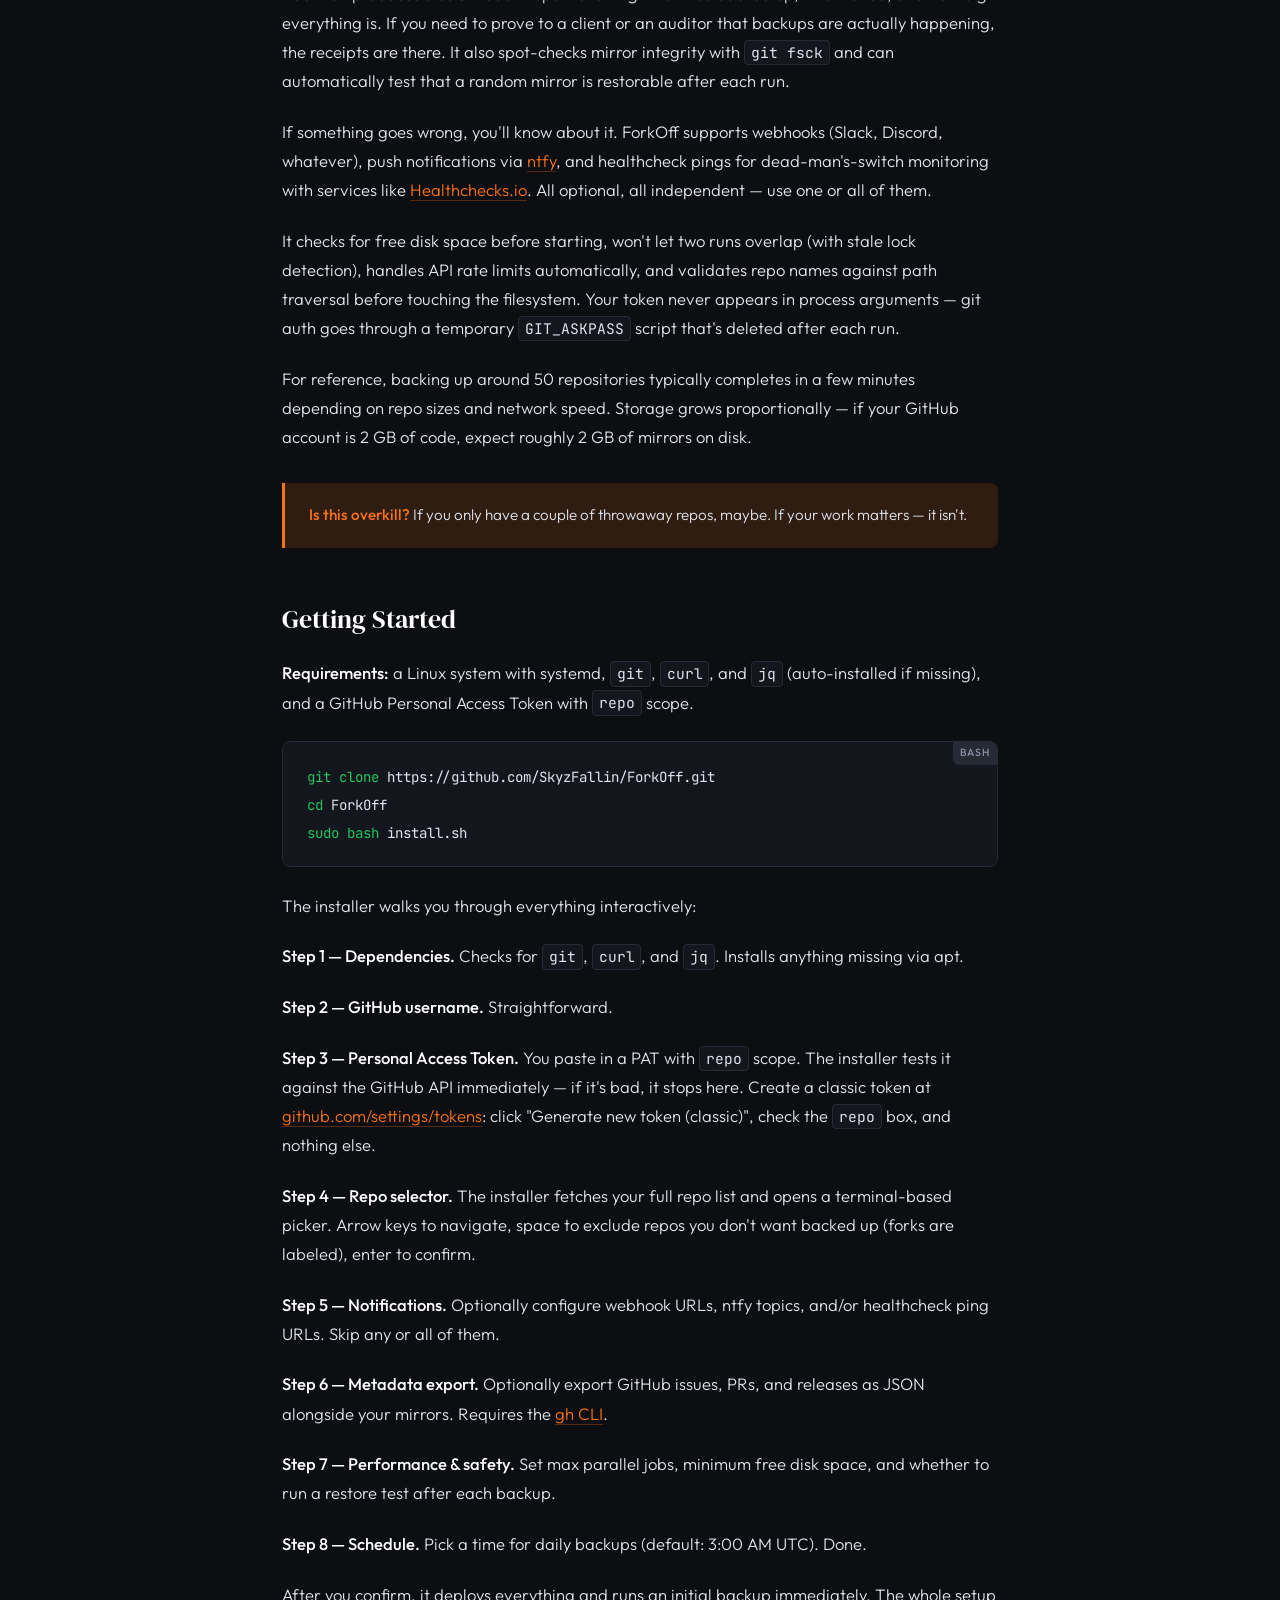
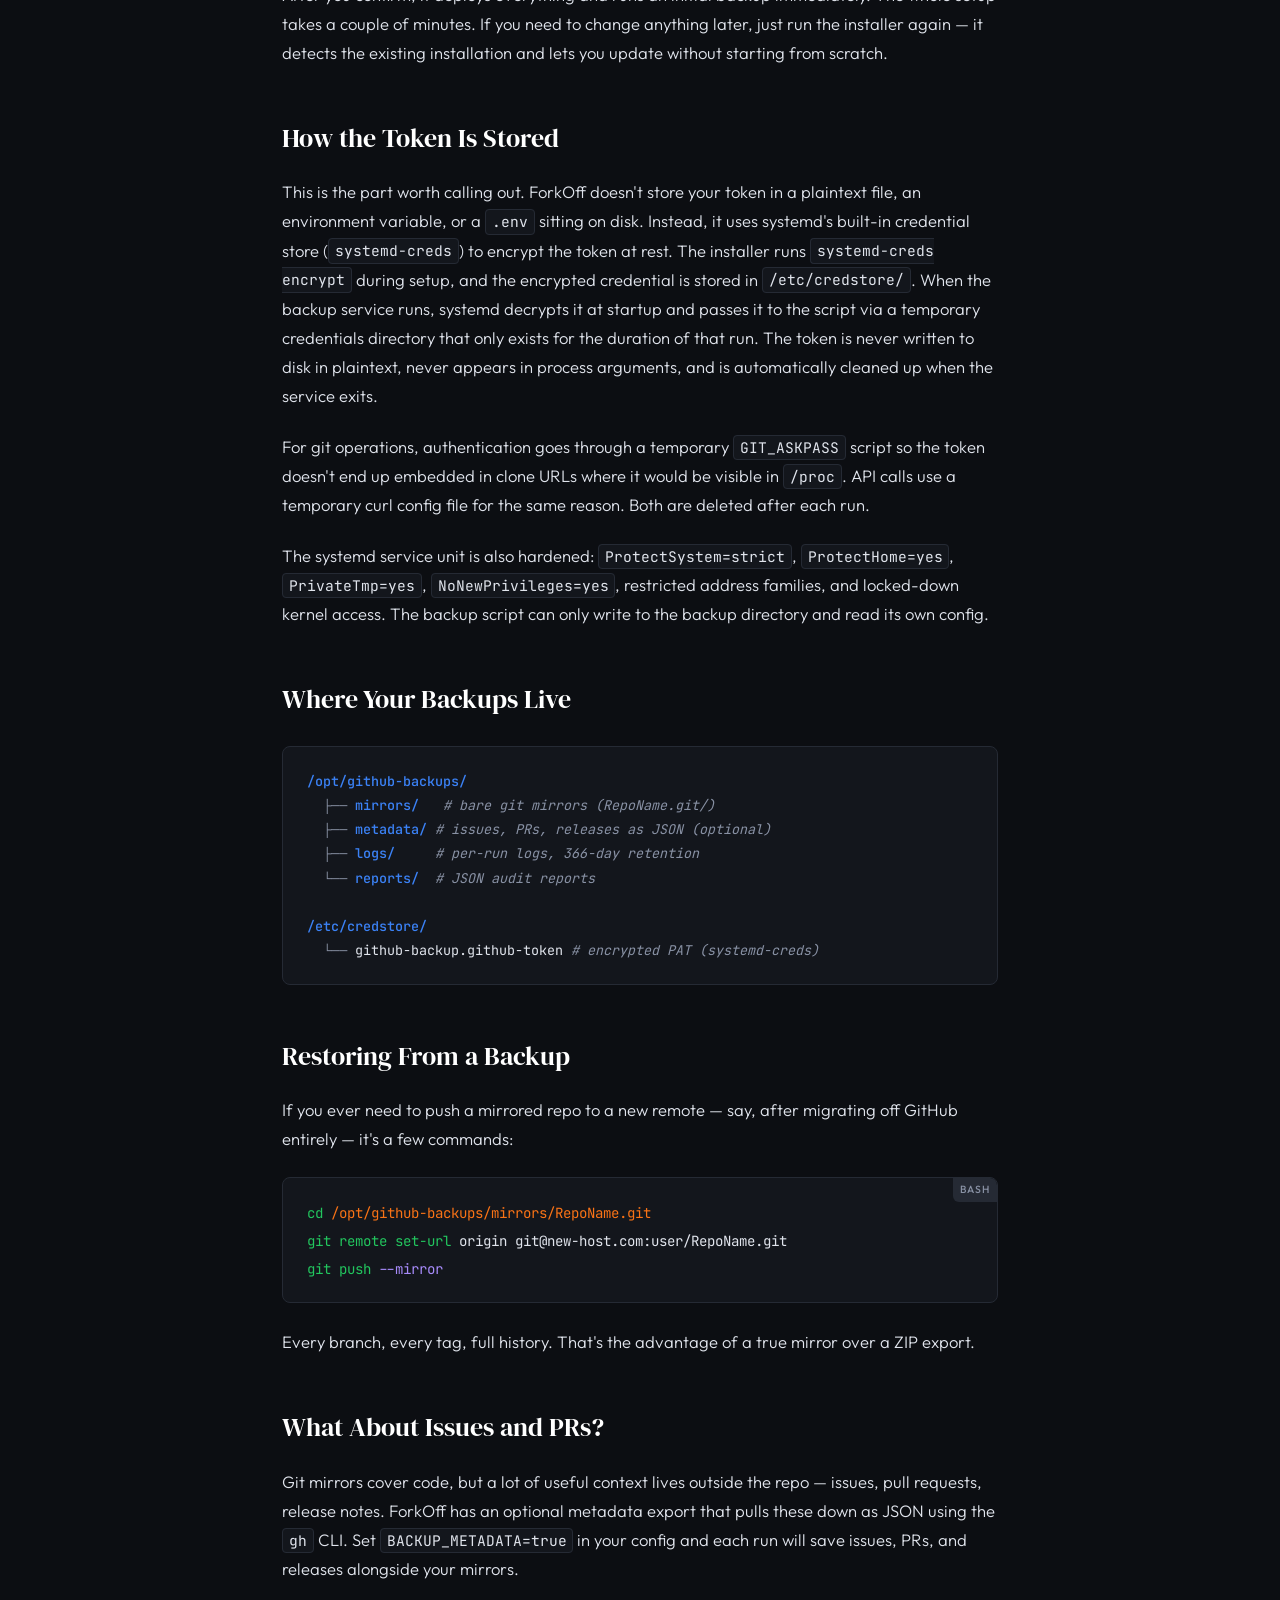
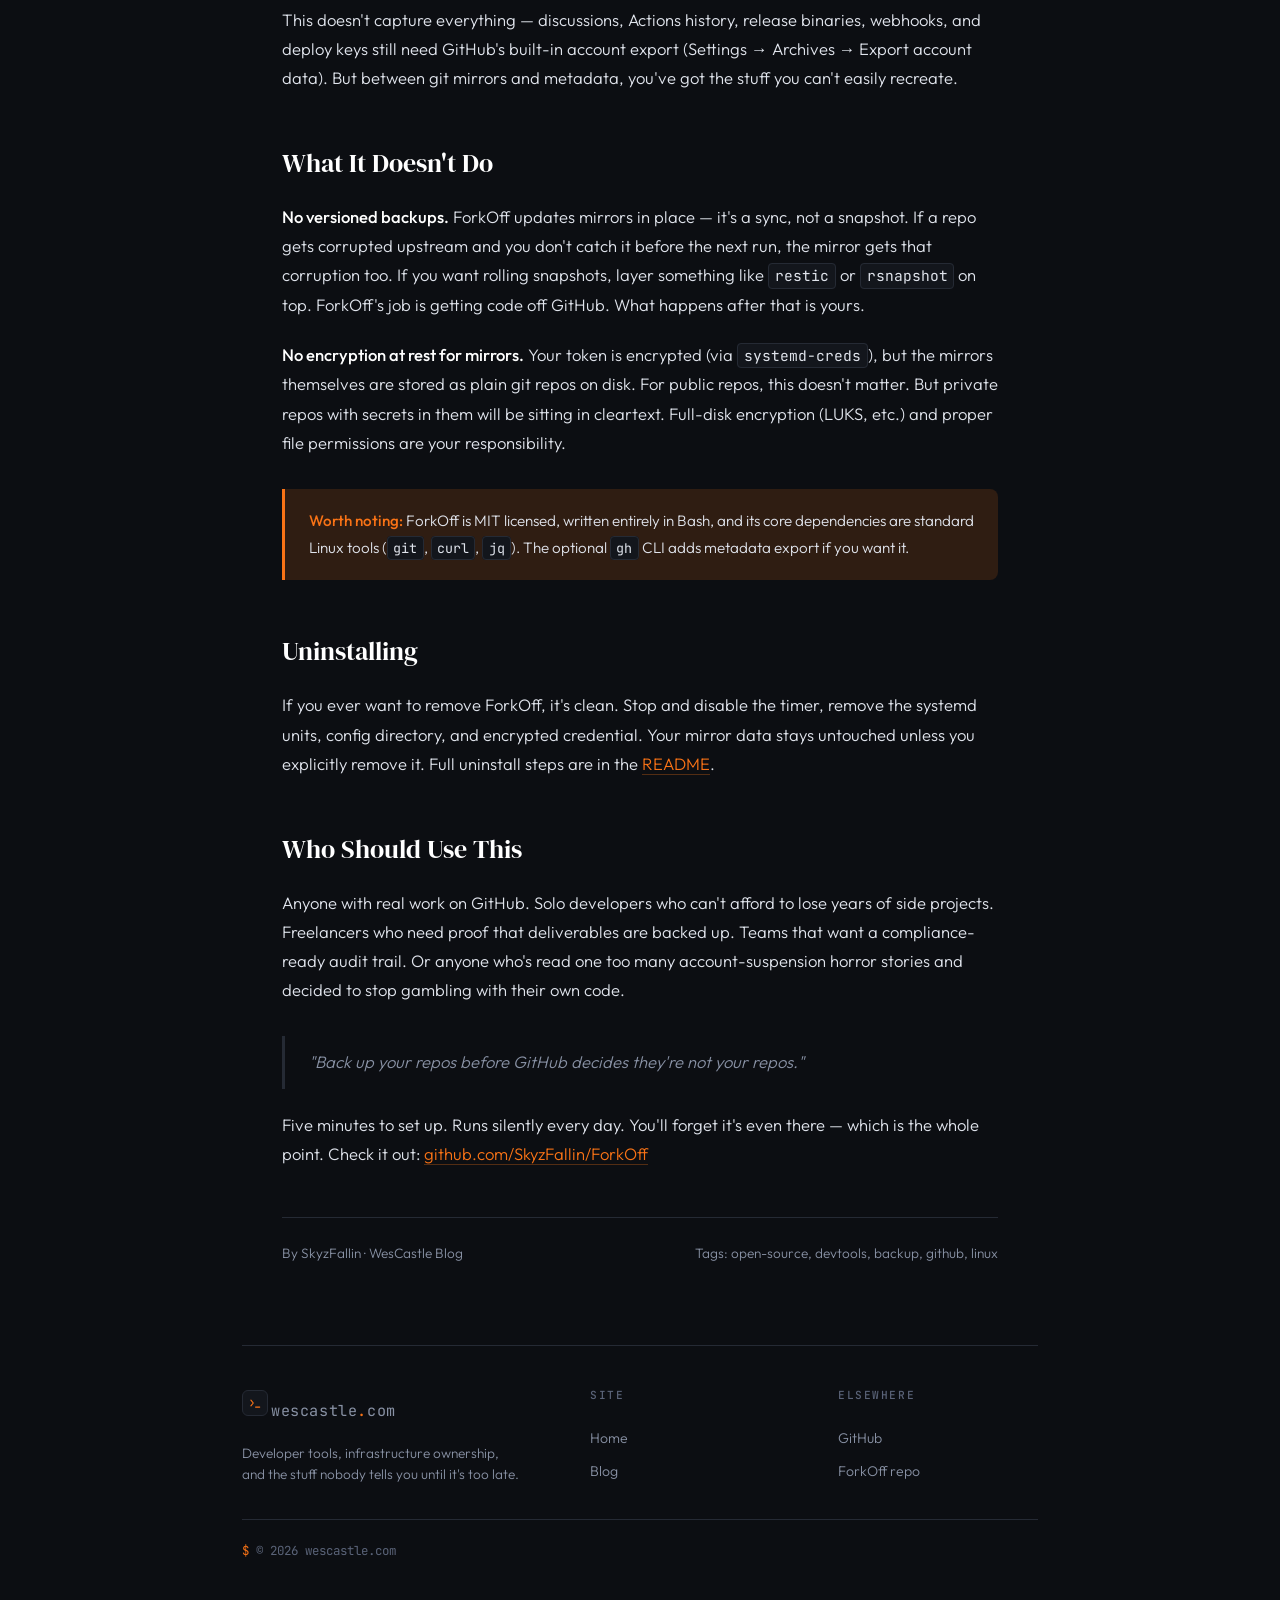
<file: blog/forkoff-blog-post.html>
<!DOCTYPE html>
<html lang="en">
<head>
<meta charset="UTF-8">
<meta name="viewport" content="width=device-width, initial-scale=1.0">
<title>ForkOff: Open-Source GitHub Backup Tool That Runs While You Sleep | WesCastle Blog</title>
<meta name="description" content="GitHub can suspend your account without warning. ForkOff is a free, open-source tool that mirrors all your repos locally every day — so it doesn't matter if they do.">
<link rel="canonical" href="https://wescastle.com/blog/forkoff-blog-post.html">
<meta property="og:url" content="https://wescastle.com/blog/forkoff-blog-post.html">
<meta property="og:site_name" content="wescastle.com">
<meta property="og:image" content="https://wescastle.com/og-image.png">
<meta property="og:image:width" content="1200">
<meta property="og:image:height" content="630">
<meta property="article:published_time" content="2026-03-31">
<meta property="article:author" content="Wes Hardcastle">
<meta name="twitter:card" content="summary_large_image">
<meta name="twitter:image" content="https://wescastle.com/og-image.png">
<link rel="alternate" type="application/rss+xml" title="WesCastle Blog" href="/feed.xml">
<meta property="og:title" content="ForkOff: Open-Source GitHub Backup Tool That Runs While You Sleep">
<meta property="og:description" content="GitHub can suspend your account without warning. ForkOff mirrors all your repos locally every day — so it doesn't matter if they do.">
<meta property="og:type" content="article">
<link rel="icon" type="image/svg+xml" href="/favicon.svg">
<link rel="stylesheet" href="/fonts/fonts.css">
<style>
  :root {
    --bg: #0c0e12; --surface: #13161c; --border: #252a34; --border-hover: #3a4150;
    --text: #e0e4ec; --text-muted: #8891a4; --text-faint: #5a6378;
    --accent: #f97316; --accent-glow: rgba(249,115,22,0.15);
    --green: #22c55e; --blue: #3b82f6; --purple: #a78bfa;
  }
  * { margin:0; padding:0; box-sizing:border-box; }
  body { background:var(--bg); color:var(--text); font-family:'Outfit',sans-serif; font-weight:300; line-height:1.75; -webkit-font-smoothing:antialiased; }
  .hero { position:relative; padding:4rem 2rem 4rem; overflow:hidden; border-bottom:1px solid var(--border); }
  .hero::before { content:''; position:absolute; top:-40%; left:50%; transform:translateX(-50%); width:800px; height:800px; background:radial-gradient(circle,var(--accent-glow) 0%,transparent 70%); pointer-events:none; }
  .hero-inner { max-width:780px; margin:0 auto; position:relative; z-index:1; }
  .meta { font-size:0.8rem; text-transform:uppercase; letter-spacing:0.12em; color:var(--text-muted); margin-bottom:1.5rem; font-weight:500; display:flex; align-items:center; gap:1rem; flex-wrap:wrap; }
  .meta .tag { background:var(--accent); color:var(--bg); padding:0.2em 0.65em; border-radius:3px; font-size:0.7rem; font-weight:600; letter-spacing:0.08em; }
  h1 { font-family:'DM Serif Display',serif; font-size:clamp(2.2rem,5vw,3.4rem); line-height:1.15; color:#fff; margin-bottom:1.25rem; font-weight:400; }
  h1 .highlight { color:var(--accent); }
  .subtitle { font-size:1.15rem; color:var(--text-muted); max-width:600px; line-height:1.7; }
  .article { max-width:780px; margin:0 auto; padding:3.5rem 2rem 5rem; }
  .article h2 { font-family:'DM Serif Display',serif; font-size:1.65rem; color:#fff; margin:3rem 0 1rem; font-weight:400; }
  .article h2:first-of-type { margin-top:0; }
  .article p { margin-bottom:1.35rem; font-size:1.04rem; }
  .article a { color:var(--accent); text-decoration:none; border-bottom:1px solid rgba(249,115,22,0.3); transition:border-color 0.2s; }
  .article a:hover { border-color:var(--accent); }
  .article strong { font-weight:500; color:#fff; }
  .article code { font-family:'JetBrains Mono',monospace; font-size:0.88em; background:var(--surface); border:1px solid var(--border); padding:0.15em 0.4em; border-radius:4px; }
  .code-block { background:var(--surface); border:1px solid var(--border); border-radius:8px; padding:1.25rem 1.5rem; margin:1.5rem 0; overflow-x:auto; position:relative; }
  .code-block::before { content:attr(data-label); position:absolute; top:0; right:0; background:var(--border); color:var(--text-muted); font-size:0.65rem; font-weight:500; text-transform:uppercase; letter-spacing:0.08em; padding:0.25em 0.7em; border-radius:0 7px 0 6px; }
  .code-block code { font-family:'JetBrains Mono',monospace; font-size:0.88rem; line-height:1.7; color:var(--text); background:none; border:none; padding:0; }
  .code-block .cmd { color:var(--green); }
  .code-block .flag { color:var(--purple); }
  .code-block .path { color:var(--accent); }
  .tree { background:var(--surface); border:1px solid var(--border); border-radius:8px; padding:1.35rem 1.5rem; margin:1.5rem 0; font-family:'JetBrains Mono',monospace; font-size:0.84rem; line-height:1.8; color:var(--text-muted); }
  .tree .dir { color:var(--blue); font-weight:500; }
  .tree .file { color:var(--text); }
  .tree .note { color:var(--text-muted); font-style:italic; }
  .callout { background:var(--accent-glow); border-left:3px solid var(--accent); border-radius:0 8px 8px 0; padding:1.2rem 1.5rem; margin:2rem 0; }
  .callout p { margin:0; font-size:0.95rem; color:var(--text); }
  .callout strong { color:var(--accent); }
  .pull-quote { border-left:3px solid var(--border); padding:0.75rem 1.5rem; margin:2rem 0; font-style:italic; color:var(--text-muted); font-size:1.08rem; line-height:1.7; }
  .article-footer { border-top:1px solid var(--border); margin-top:3rem; padding-top:1.5rem; font-size:0.85rem; color:var(--text-muted); display:flex; justify-content:space-between; flex-wrap:wrap; gap:0.5rem; }

  /* ── Site Header ── */
  .site-header { padding:1.75rem 2rem; max-width:860px; margin:0 auto; display:flex; align-items:center; justify-content:space-between; gap:1.5rem; }
  .brand { display:inline-flex; align-items:center; gap:0.6rem; text-decoration:none; color:var(--text); transition:color 0.2s; }
  .brand:hover { color:#fff; }
  .brand-mark { width:26px; height:26px; padding:4px 5px; border:1px solid var(--border); border-radius:6px; color:var(--accent); background:var(--surface); transition:border-color 0.2s, transform 0.3s; }
  .brand:hover .brand-mark { border-color:var(--accent); transform:translateY(-1px); }
  .brand-name { font-family:'JetBrains Mono', monospace; font-weight:400; font-size:0.95rem; letter-spacing:0.04em; }
  .brand-name .dot { color:var(--accent); }
  .site-nav { display:flex; align-items:center; gap:0.35rem; }
  .site-nav a { font-size:0.82rem; font-weight:500; color:var(--text-muted); text-decoration:none; padding:0.4rem 0.85rem; border-radius:6px; transition:color 0.2s, background 0.2s; }
  .site-nav a:hover { color:var(--text); background:var(--surface); }
  .site-nav a[aria-current="page"] { color:var(--text); background:var(--surface); border:1px solid var(--border); padding:calc(0.4rem - 1px) calc(0.85rem - 1px); }
  .header-rule { max-width:860px; margin:0 auto; height:1px; background:linear-gradient(90deg, transparent 0%, var(--border) 20%, var(--border) 80%, transparent 100%); }

  /* ── Back link ── */
  .back-link { display:inline-flex; align-items:center; gap:0.4rem; font-family:'JetBrains Mono', monospace; font-size:0.78rem; font-weight:500; color:var(--text-muted); text-decoration:none; margin-bottom:1.5rem; transition:color 0.2s, gap 0.2s; }
  .back-link:hover { color:var(--accent); gap:0.6rem; }
  .back-link svg { width:12px; height:12px; }

  /* ── Site Footer ── */
  .site-footer { max-width:860px; margin:0 auto; padding:0 2rem 3rem; }
  .footer-grid { display:grid; grid-template-columns:1.5fr 1fr 1fr; gap:3rem; padding:2.5rem 0 2rem; border-top:1px solid var(--border); }
  .footer-col .footer-heading { font-family:'JetBrains Mono', monospace; font-size:0.7rem; font-weight:500; letter-spacing:0.14em; text-transform:uppercase; color:var(--text-faint); margin-bottom:1rem; }
  .footer-col a { display:block; font-size:0.88rem; color:var(--text-muted); text-decoration:none; padding:0.25rem 0; transition:color 0.2s, transform 0.2s; }
  .footer-col a:hover { color:var(--text); transform:translateX(2px); }
  .footer-brand .brand { margin-bottom:0.85rem; }
  .footer-tag { font-size:0.85rem; color:var(--text-muted); line-height:1.55; max-width:280px; }
  .footer-rule { width:100%; height:1px; background:var(--border); margin-bottom:1.25rem; }
  .footer-bottom { display:flex; justify-content:space-between; align-items:center; flex-wrap:wrap; gap:0.5rem; font-size:0.78rem; color:var(--text-faint); }
  .footer-bottom a { color:var(--text-muted); text-decoration:none; border-bottom:1px dotted var(--border-hover); transition:color 0.2s, border-color 0.2s; }
  .footer-bottom a:hover { color:var(--text); border-bottom-color:var(--text-muted); }
  .footer-prompt { font-family:'JetBrains Mono', monospace; color:var(--text-faint); }
  .footer-prompt .prompt-symbol { color:var(--accent); }

  @media (max-width:600px) {
    .site-header { padding:1.25rem; flex-wrap:wrap; gap:0.75rem; }
    .site-nav a { padding:0.35rem 0.6rem; font-size:0.78rem; }
    .hero { padding:3rem 1.25rem 2.5rem; }
    .article { padding:2.5rem 1.25rem 3rem; }
    .site-footer { padding:0 1.25rem 2rem; }
    .footer-grid { grid-template-columns:1fr; gap:2rem; padding-top:2rem; }
    .footer-bottom { font-size:0.72rem; }
  }
</style>
<script type="application/ld+json">
{
  "@context": "https://schema.org",
  "@type": "BlogPosting",
  "headline": "ForkOff: Open-Source GitHub Backup Tool That Runs While You Sleep",
  "description": "GitHub can suspend your account without warning. ForkOff is a free, open-source tool that mirrors all your repos locally every day — so it doesn't matter if they do.",
  "url": "https://wescastle.com/blog/forkoff-blog-post.html",
  "mainEntityOfPage": "https://wescastle.com/blog/forkoff-blog-post.html",
  "image": "https://wescastle.com/og-image.png",
  "datePublished": "2026-03-31",
  "author": {
    "@type": "Person",
    "name": "Wes Hardcastle",
    "url": "https://wescastle.com"
  },
  "publisher": {
    "@type": "Person",
    "name": "Wes Hardcastle",
    "url": "https://wescastle.com"
  }
}
</script>
</head>
<body>

<header class="site-header">
  <a href="https://wescastle.com" class="brand" aria-label="WesCastle home">
    <svg class="brand-mark" viewBox="0 0 24 24" fill="none" stroke="currentColor" stroke-width="2" stroke-linecap="round" stroke-linejoin="round" aria-hidden="true">
      <polyline points="5 7 9 12 5 17"/>
      <line x1="13" y1="19" x2="20" y2="19"/>
    </svg>
    <span class="brand-name">wescastle<span class="dot">.</span>com</span>
  </a>
  <nav class="site-nav" aria-label="Primary">
    <a href="https://wescastle.com">Home</a>
    <a href="/blog/">Blog</a>
    <a href="https://github.com/SkyzFallin" target="_blank" rel="noopener">GitHub</a>
  </nav>
</header>
<div class="header-rule"></div>

<header class="hero">
  <div class="hero-inner">
    <a href="/blog/" class="back-link">
      <svg viewBox="0 0 16 16" fill="none" stroke="currentColor" stroke-width="2" stroke-linecap="round" aria-hidden="true"><path d="M13 8H3M7 12L3 8l4-4"/></svg>
      All posts
    </a>
    <div class="meta">
      <span class="tag">Open Source</span>
      <span>March 31, 2026</span>
      <span>&middot;</span>
      <span>6 min read</span>
    </div>
    <h1>Meet <span class="highlight">ForkOff</span>, the GitHub Backup You'll Forget Is Running.</h1>
    <p class="subtitle">An open-source tool that mirrors every repo you own to your own machine. Automatically. Every single day.</p>
    <p style="margin-top:1.25rem; font-size:0.95rem; font-weight:400;">
      <a href="https://github.com/SkyzFallin/ForkOff" target="_blank" rel="noopener" style="color:var(--accent); text-decoration:none; border-bottom:1px solid rgba(249,115,22,0.3);">View on GitHub</a>
      <span style="color:var(--text-muted); margin:0 0.6rem;">&middot;</span>
      <a href="#getting-started" style="color:var(--accent); text-decoration:none; border-bottom:1px solid rgba(249,115,22,0.3);">Install in 5 minutes</a>
    </p>
  </div>
</header>

<article class="article">

  <h2>The Story Behind This</h2>

  <p>This project started the way a lot of good tools do &#x2014; with someone else's nightmare. The creator, <strong>SkyzFallin</strong>, read about a developer who had their entire GitHub account suspended without warning. No email. No heads-up. Just a login page that said the account was gone for violating the terms of service. Years of repos, contribution history, sponsors, open-source work &#x2014; all of it inaccessible overnight.</p>

  <p>And this wasn't some edge case. The <a href="https://github.com/orgs/community/discussions/48787" target="_blank" rel="noopener">GitHub community forums</a> are full of developers &#x2014; some of them maintainers of major projects &#x2014; who woke up one morning locked out of their own code. Some were reinstated after weeks of waiting. Some never got a response at all. One developer lost admin access to their company's entire organization, leaving every employee unable to reach the codebase. Their whole online identity as a developer, gone in an instant.</p>

  <p><a href="https://docs.github.com/en/site-policy/github-terms/github-terms-of-service" target="_blank" rel="noopener">GitHub's Terms of Service</a> are explicit about this. They reserve the right to suspend or terminate your access at any time, with or without cause, with or without notice. There is no guaranteed recourse. If your account gets flagged by an automated system, you're at the mercy of a support queue that can take months to respond &#x2014; if it responds at all.</p>

  <p>That's the reality of building your career on any platform you don't control. SkyzFallin decided to stop hoping it wouldn't happen and just build something that made it not matter if it did.</p>

  <h2>What ForkOff Actually Does</h2>

  <p><a href="https://github.com/SkyzFallin/ForkOff" target="_blank" rel="noopener">ForkOff</a> is an open-source tool that runs on any Linux machine with systemd. It talks to the GitHub API, finds every repo tied to your account &#x2014; public and private &#x2014; and creates full <code>git clone --mirror</code> backups of each one. Not shallow copies. Full mirrors with every branch, tag, and ref.</p>

  <p>Once set up, it runs daily on a schedule you choose. New repos get picked up automatically on the next run &#x2014; no config changes needed. Repos are mirrored in parallel (up to 4 concurrent jobs by default), so even large accounts finish fast.</p>

  <p>Each run produces a JSON audit report showing what was backed up, what failed, and how big everything is. If you need to prove to a client or an auditor that backups are actually happening, the receipts are there. It also spot-checks mirror integrity with <code>git fsck</code> and can automatically test that a random mirror is restorable after each run.</p>

  <p>If something goes wrong, you'll know about it. ForkOff supports webhooks (Slack, Discord, whatever), push notifications via <a href="https://ntfy.sh" target="_blank" rel="noopener">ntfy</a>, and healthcheck pings for dead-man's-switch monitoring with services like <a href="https://healthchecks.io" target="_blank" rel="noopener">Healthchecks.io</a>. All optional, all independent &#x2014; use one or all of them.</p>

  <p>It checks for free disk space before starting, won't let two runs overlap (with stale lock detection), handles API rate limits automatically, and validates repo names against path traversal before touching the filesystem. Your token never appears in process arguments &#x2014; git auth goes through a temporary <code>GIT_ASKPASS</code> script that's deleted after each run.</p>

  <p>For reference, backing up around 50 repositories typically completes in a few minutes depending on repo sizes and network speed. Storage grows proportionally &#x2014; if your GitHub account is 2 GB of code, expect roughly 2 GB of mirrors on disk.</p>

  <div class="callout">
    <p><strong>Is this overkill?</strong> If you only have a couple of throwaway repos, maybe. If your work matters &#x2014; it isn't.</p>
  </div>

  <h2 id="getting-started">Getting Started</h2>

  <p><strong>Requirements:</strong> a Linux system with systemd, <code>git</code>, <code>curl</code>, and <code>jq</code> (auto-installed if missing), and a GitHub Personal Access Token with <code>repo</code> scope.</p>

  <div class="code-block" data-label="bash">
    <code><span class="cmd">git clone</span> https://github.com/SkyzFallin/ForkOff.git<br><span class="cmd">cd</span> ForkOff<br><span class="cmd">sudo bash</span> install.sh</code>
  </div>

  <p>The installer walks you through everything interactively:</p>

  <p><strong>Step 1 &#x2014; Dependencies.</strong> Checks for <code>git</code>, <code>curl</code>, and <code>jq</code>. Installs anything missing via apt.</p>

  <p><strong>Step 2 &#x2014; GitHub username.</strong> Straightforward.</p>

  <p><strong>Step 3 &#x2014; Personal Access Token.</strong> You paste in a PAT with <code>repo</code> scope. The installer tests it against the GitHub API immediately &#x2014; if it's bad, it stops here. Create a classic token at <a href="https://github.com/settings/tokens" target="_blank" rel="noopener">github.com/settings/tokens</a>: click "Generate new token (classic)", check the <code>repo</code> box, and nothing else.</p>

  <p><strong>Step 4 &#x2014; Repo selector.</strong> The installer fetches your full repo list and opens a terminal-based picker. Arrow keys to navigate, space to exclude repos you don't want backed up (forks are labeled), enter to confirm.</p>

  <p><strong>Step 5 &#x2014; Notifications.</strong> Optionally configure webhook URLs, ntfy topics, and/or healthcheck ping URLs. Skip any or all of them.</p>

  <p><strong>Step 6 &#x2014; Metadata export.</strong> Optionally export GitHub issues, PRs, and releases as JSON alongside your mirrors. Requires the <a href="https://cli.github.com/" target="_blank" rel="noopener">gh CLI</a>.</p>

  <p><strong>Step 7 &#x2014; Performance &amp; safety.</strong> Set max parallel jobs, minimum free disk space, and whether to run a restore test after each backup.</p>

  <p><strong>Step 8 &#x2014; Schedule.</strong> Pick a time for daily backups (default: 3:00 AM UTC). Done.</p>

  <p>After you confirm, it deploys everything and runs an initial backup immediately. The whole setup takes a couple of minutes. If you need to change anything later, just run the installer again &#x2014; it detects the existing installation and lets you update without starting from scratch.</p>

  <h2>How the Token Is Stored</h2>

  <p>This is the part worth calling out. ForkOff doesn't store your token in a plaintext file, an environment variable, or a <code>.env</code> sitting on disk. Instead, it uses systemd's built-in credential store (<code>systemd-creds</code>) to encrypt the token at rest. The installer runs <code>systemd-creds encrypt</code> during setup, and the encrypted credential is stored in <code>/etc/credstore/</code>. When the backup service runs, systemd decrypts it at startup and passes it to the script via a temporary credentials directory that only exists for the duration of that run. The token is never written to disk in plaintext, never appears in process arguments, and is automatically cleaned up when the service exits.</p>

  <p>For git operations, authentication goes through a temporary <code>GIT_ASKPASS</code> script so the token doesn't end up embedded in clone URLs where it would be visible in <code>/proc</code>. API calls use a temporary curl config file for the same reason. Both are deleted after each run.</p>

  <p>The systemd service unit is also hardened: <code>ProtectSystem=strict</code>, <code>ProtectHome=yes</code>, <code>PrivateTmp=yes</code>, <code>NoNewPrivileges=yes</code>, restricted address families, and locked-down kernel access. The backup script can only write to the backup directory and read its own config.</p>

  <h2>Where Your Backups Live</h2>

  <div class="tree">
    <span class="dir">/opt/github-backups/</span><br>
    &nbsp;&nbsp;&#x251C;&#x2500;&#x2500; <span class="dir">mirrors/</span> <span class="note">&nbsp;&nbsp;# bare git mirrors (RepoName.git/)</span><br>
    &nbsp;&nbsp;&#x251C;&#x2500;&#x2500; <span class="dir">metadata/</span> <span class="note"># issues, PRs, releases as JSON (optional)</span><br>
    &nbsp;&nbsp;&#x251C;&#x2500;&#x2500; <span class="dir">logs/</span> <span class="note">&nbsp;&nbsp;&nbsp;&nbsp;# per-run logs, 366-day retention</span><br>
    &nbsp;&nbsp;&#x2514;&#x2500;&#x2500; <span class="dir">reports/</span> <span class="note">&nbsp;# JSON audit reports</span><br>
    <br>
    <span class="dir">/etc/credstore/</span><br>
    &nbsp;&nbsp;&#x2514;&#x2500;&#x2500; <span class="file">github-backup.github-token</span> <span class="note"># encrypted PAT (systemd-creds)</span>
  </div>

  <h2>Restoring From a Backup</h2>

  <p>If you ever need to push a mirrored repo to a new remote &#x2014; say, after migrating off GitHub entirely &#x2014; it's a few commands:</p>

  <div class="code-block" data-label="bash">
    <code><span class="cmd">cd</span> <span class="path">/opt/github-backups/mirrors/RepoName.git</span><br><span class="cmd">git remote set-url</span> origin git&#64;new-host.com:user/RepoName.git<br><span class="cmd">git push</span> <span class="flag">--mirror</span></code>
  </div>

  <p>Every branch, every tag, full history. That's the advantage of a true mirror over a ZIP export.</p>

  <h2>What About Issues and PRs?</h2>

  <p>Git mirrors cover code, but a lot of useful context lives outside the repo &#x2014; issues, pull requests, release notes. ForkOff has an optional metadata export that pulls these down as JSON using the <code>gh</code> CLI. Set <code>BACKUP_METADATA=true</code> in your config and each run will save issues, PRs, and releases alongside your mirrors.</p>

  <p>This doesn't capture everything &#x2014; discussions, Actions history, release binaries, webhooks, and deploy keys still need GitHub's built-in account export (Settings &#x2192; Archives &#x2192; Export account data). But between git mirrors and metadata, you've got the stuff you can't easily recreate.</p>

  <h2>What It Doesn't Do</h2>

  <p><strong>No versioned backups.</strong> ForkOff updates mirrors in place &#x2014; it's a sync, not a snapshot. If a repo gets corrupted upstream and you don't catch it before the next run, the mirror gets that corruption too. If you want rolling snapshots, layer something like <code>restic</code> or <code>rsnapshot</code> on top. ForkOff's job is getting code off GitHub. What happens after that is yours.</p>

  <p><strong>No encryption at rest for mirrors.</strong> Your token is encrypted (via <code>systemd-creds</code>), but the mirrors themselves are stored as plain git repos on disk. For public repos, this doesn't matter. But private repos with secrets in them will be sitting in cleartext. Full-disk encryption (LUKS, etc.) and proper file permissions are your responsibility.</p>

  <div class="callout">
    <p><strong>Worth noting:</strong> ForkOff is MIT licensed, written entirely in Bash, and its core dependencies are standard Linux tools (<code>git</code>, <code>curl</code>, <code>jq</code>). The optional <code>gh</code> CLI adds metadata export if you want it.</p>
  </div>

  <h2>Uninstalling</h2>

  <p>If you ever want to remove ForkOff, it's clean. Stop and disable the timer, remove the systemd units, config directory, and encrypted credential. Your mirror data stays untouched unless you explicitly remove it. Full uninstall steps are in the <a href="https://github.com/SkyzFallin/ForkOff#uninstall" target="_blank" rel="noopener">README</a>.</p>

  <h2>Who Should Use This</h2>

  <p>Anyone with real work on GitHub. Solo developers who can't afford to lose years of side projects. Freelancers who need proof that deliverables are backed up. Teams that want a compliance-ready audit trail. Or anyone who's read one too many account-suspension horror stories and decided to stop gambling with their own code.</p>

  <p class="pull-quote">"Back up your repos before GitHub decides they're not your repos."</p>

  <p>Five minutes to set up. Runs silently every day. You'll forget it's even there &#x2014; which is the whole point. Check it out: <a href="https://github.com/SkyzFallin/ForkOff" target="_blank" rel="noopener">github.com/SkyzFallin/ForkOff</a></p>

  <div class="article-footer">
    <span>By SkyzFallin &middot; WesCastle Blog</span>
    <span>Tags: open-source, devtools, backup, github, linux</span>
  </div>

</article>

<footer class="site-footer">
  <div class="footer-grid">
    <div class="footer-col footer-brand">
      <a href="https://wescastle.com" class="brand" aria-label="WesCastle home">
        <svg class="brand-mark" viewBox="0 0 24 24" fill="none" stroke="currentColor" stroke-width="2" stroke-linecap="round" stroke-linejoin="round" aria-hidden="true">
          <polyline points="5 7 9 12 5 17"/>
          <line x1="13" y1="19" x2="20" y2="19"/>
        </svg>
        <span class="brand-name">wescastle<span class="dot">.</span>com</span>
      </a>
      <p class="footer-tag">Developer tools, infrastructure ownership, and the stuff nobody tells you until it's too late.</p>
    </div>
    <div class="footer-col">
      <div class="footer-heading">Site</div>
      <a href="https://wescastle.com">Home</a>
      <a href="/blog/">Blog</a>
    </div>
    <div class="footer-col">
      <div class="footer-heading">Elsewhere</div>
      <a href="https://github.com/SkyzFallin" target="_blank" rel="noopener">GitHub</a>
      <a href="https://github.com/SkyzFallin/ForkOff" target="_blank" rel="noopener">ForkOff repo</a>
    </div>
  </div>
  <div class="footer-rule"></div>
  <div class="footer-bottom">
    <span class="footer-prompt"><span class="prompt-symbol">$</span> &copy; 2026 wescastle.com</span>
  </div>
</footer>

</body>
</html>
</file>
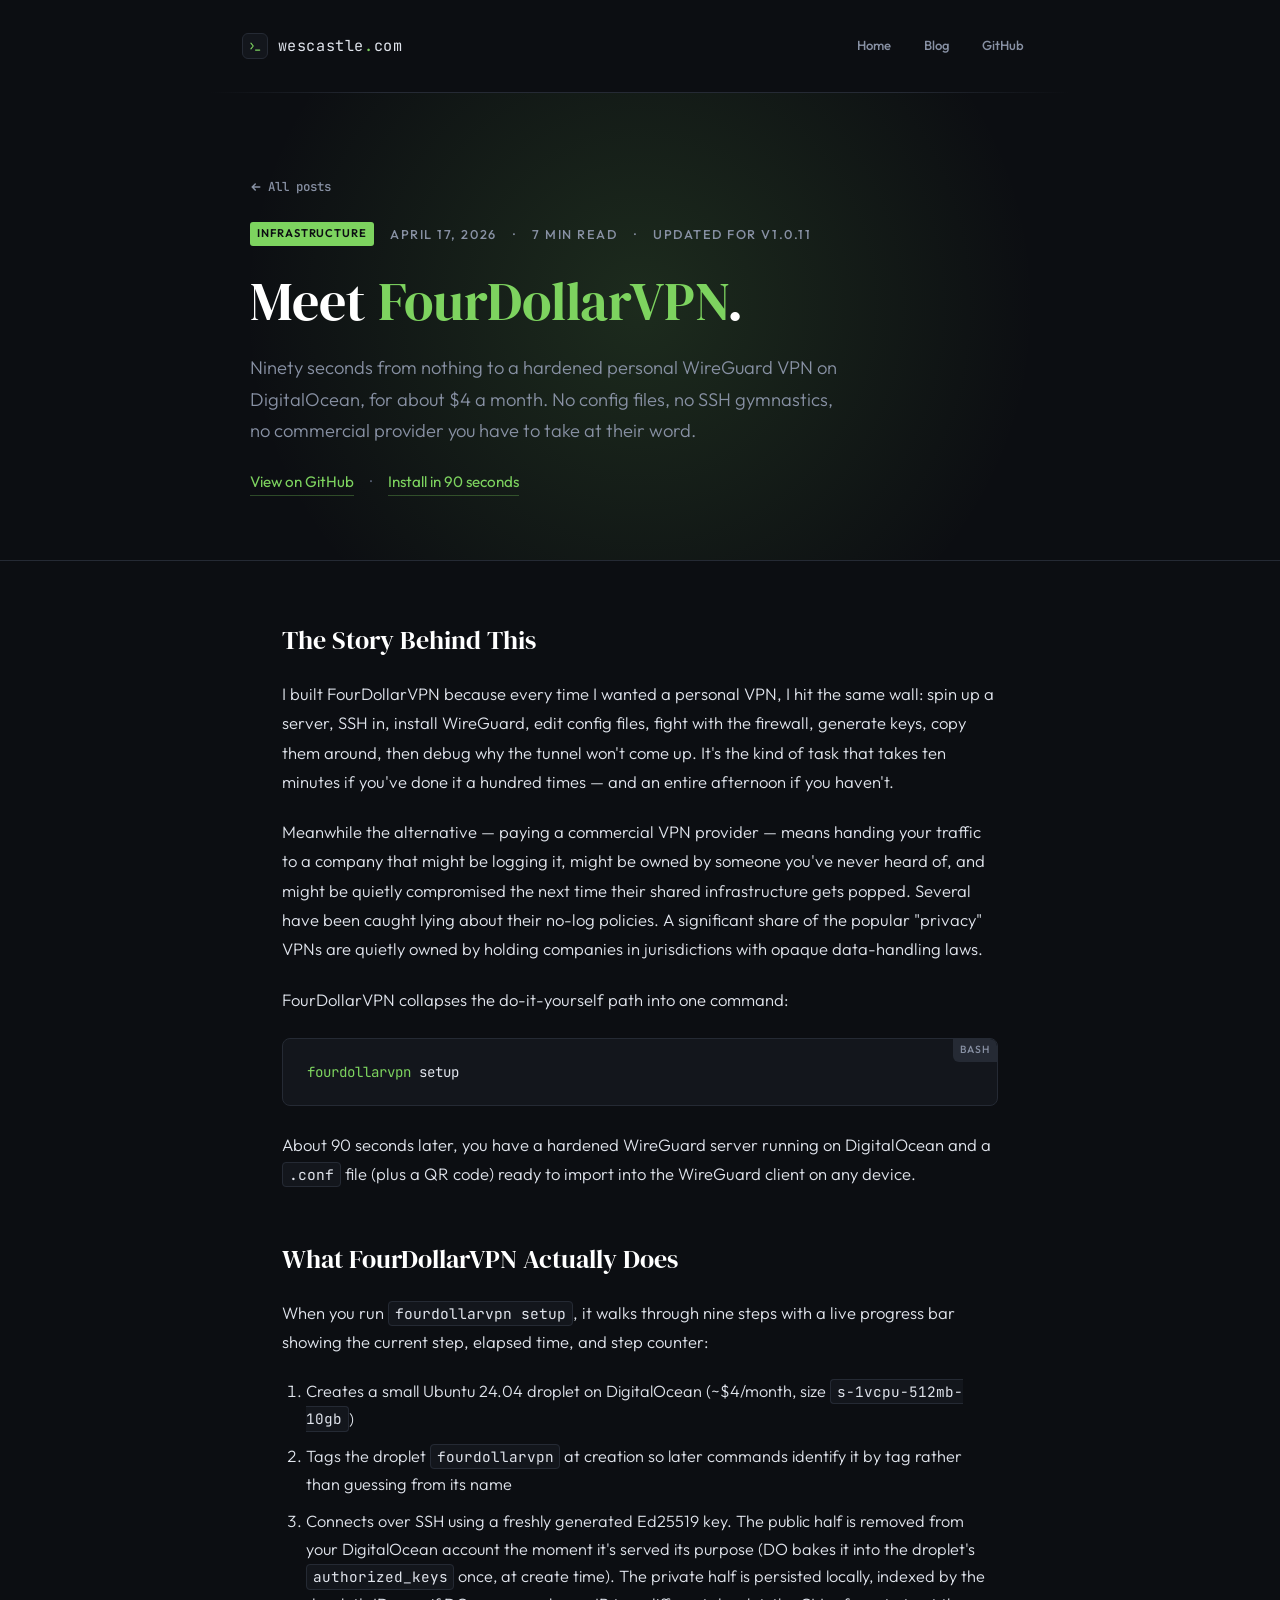
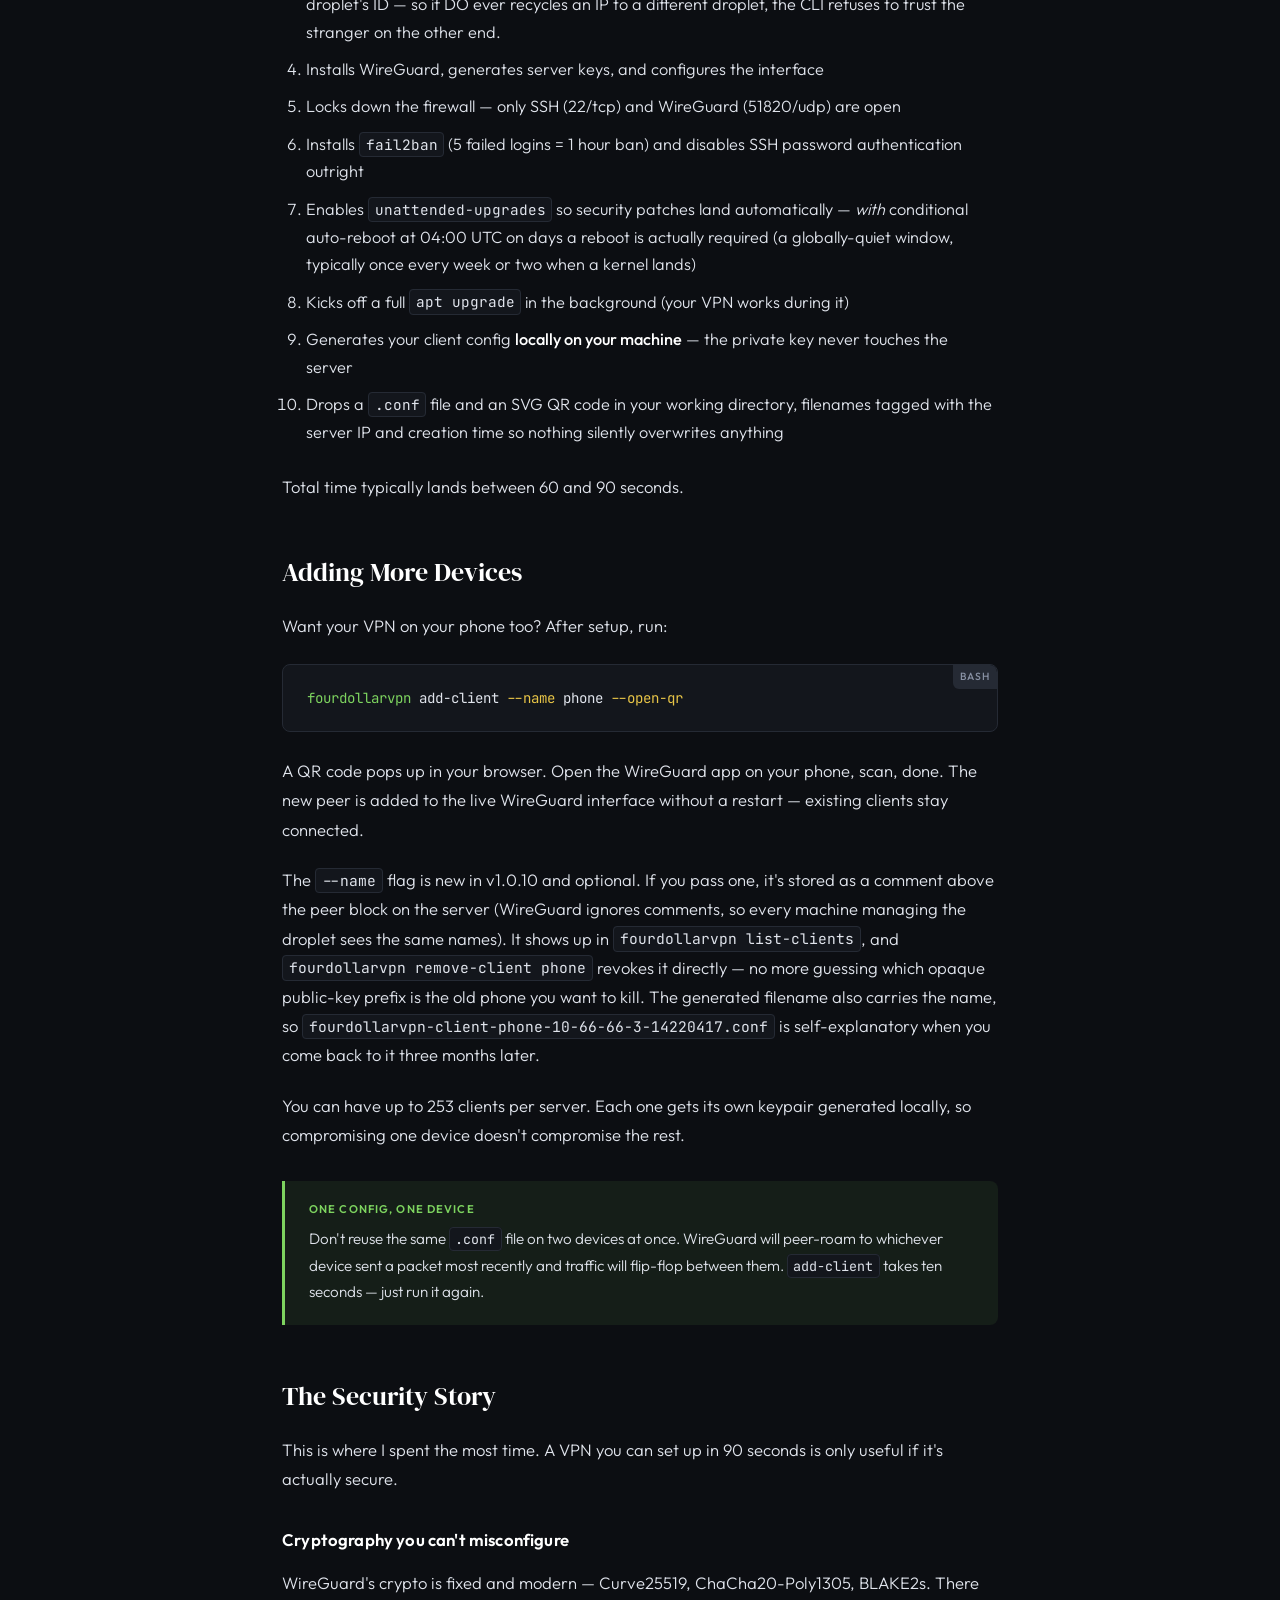
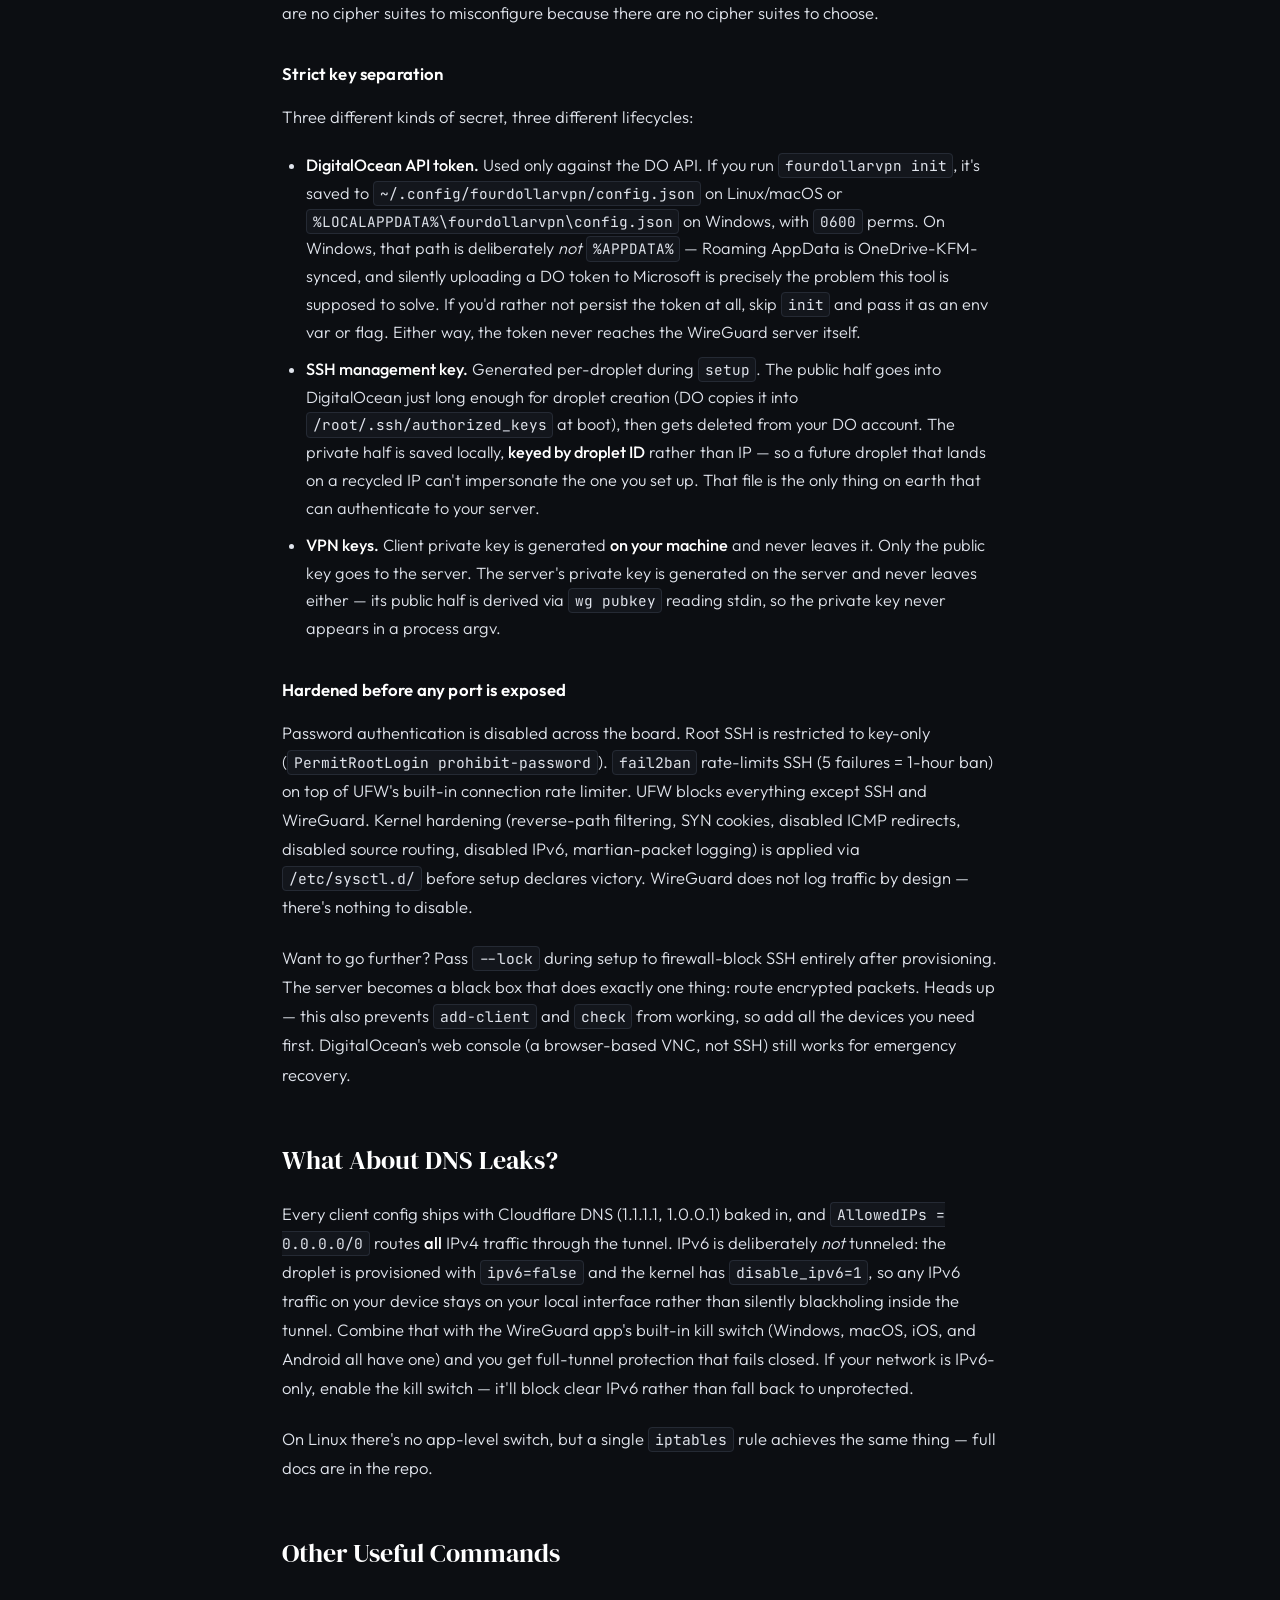
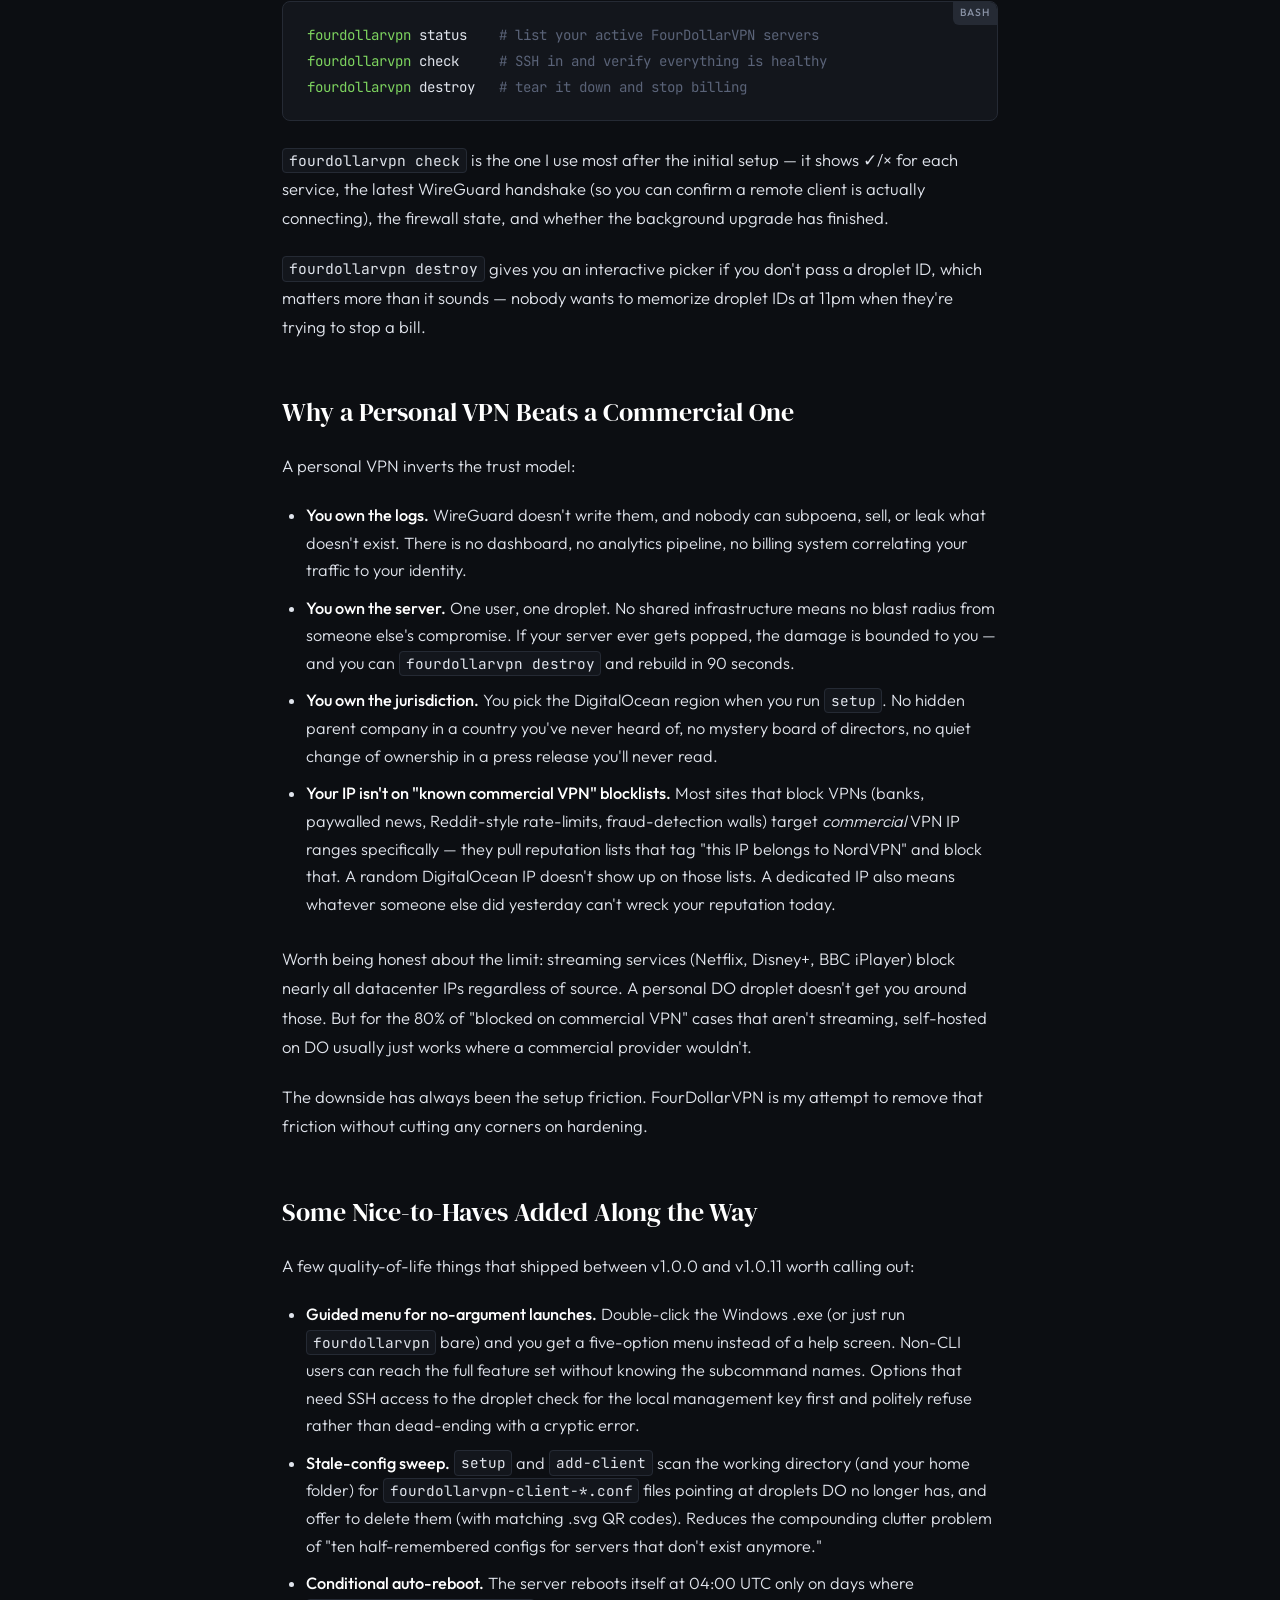
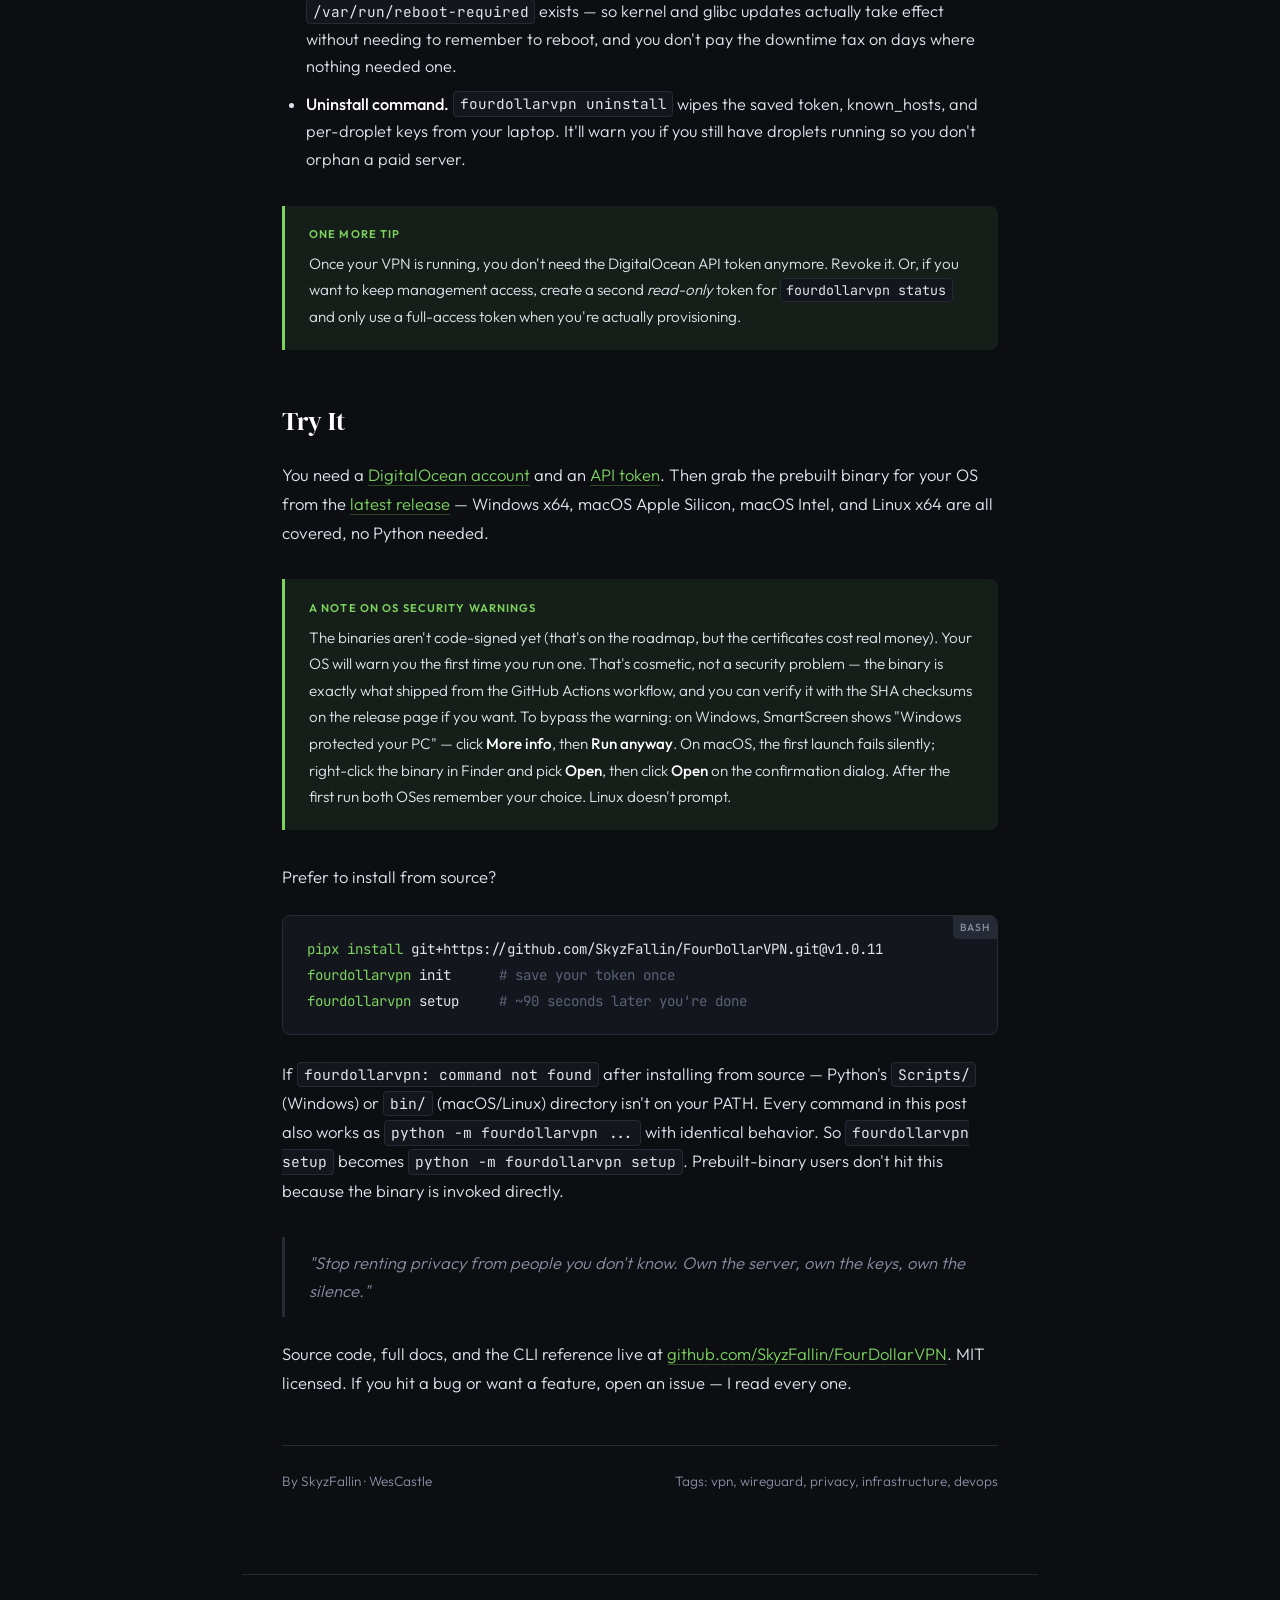
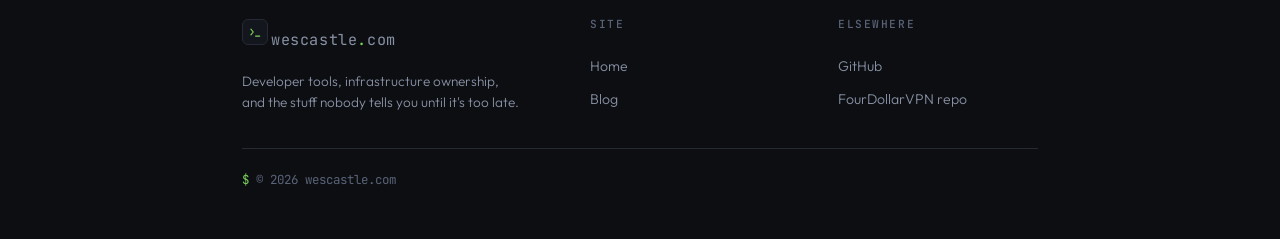
<file: blog/fourdollarvpn-blog.html>
<!DOCTYPE html>
<html lang="en">
<head>
<meta charset="UTF-8">
<meta name="viewport" content="width=device-width, initial-scale=1.0">
<title>FourDollarVPN — A $4/month WireGuard VPN in One Command | WesCastle Blog</title>
<meta name="description" content="FourDollarVPN spins up a personal WireGuard VPN on DigitalOcean in about 90 seconds, for about $4 a month. One command, no config files, no commercial provider you have to take at their word.">
<link rel="canonical" href="https://wescastle.com/blog/fourdollarvpn-blog.html">
<meta property="og:url" content="https://wescastle.com/blog/fourdollarvpn-blog.html">
<meta property="og:site_name" content="wescastle.com">
<meta property="og:image" content="https://wescastle.com/og-image.png">
<meta property="og:image:width" content="1200">
<meta property="og:image:height" content="630">
<meta property="article:published_time" content="2026-04-17">
<meta property="article:author" content="Wes Hardcastle">
<meta name="twitter:card" content="summary_large_image">
<meta name="twitter:image" content="https://wescastle.com/og-image.png">
<link rel="alternate" type="application/rss+xml" title="WesCastle Blog" href="/feed.xml">
<meta property="og:title" content="FourDollarVPN">
<meta property="og:description" content="Ninety seconds from nothing to a hardened personal WireGuard VPN on DigitalOcean, for about $4 a month. No config files, no SSH gymnastics, no commercial provider you have to take at their word.">
<meta property="og:type" content="article">
<link rel="icon" type="image/svg+xml" href="/favicon.svg">
<link rel="stylesheet" href="/fonts/fonts.css">
<style>
  :root {
    --bg: #0c0e12;
    --surface: #13161c;
    --border: #252a34;
    --border-hover: #3a4150;
    --text: #e0e4ec;
    --text-muted: #8891a4;
    --text-faint: #5a6378;
    --accent: #7dd35f;
    --accent-glow: rgba(125,211,95,0.15);
    --accent-soft: rgba(125,211,95,0.08);
    --warm: #e8c547;
    --blue: #3b82f6;
  }
  * { margin:0; padding:0; box-sizing:border-box; }
  body { background:var(--bg); color:var(--text); font-family:'Outfit',sans-serif; font-weight:300; line-height:1.75; -webkit-font-smoothing:antialiased; }

  /* ── Site Header ── */
  .site-header {
    padding: 1.75rem 2rem;
    max-width: 860px;
    margin: 0 auto;
    display: flex;
    align-items: center;
    justify-content: space-between;
    gap: 1.5rem;
  }
  .brand {
    display: inline-flex;
    align-items: center;
    gap: 0.6rem;
    text-decoration: none;
    color: var(--text);
    transition: color 0.2s;
  }
  .brand:hover { color: #fff; }
  .brand-mark {
    width: 26px;
    height: 26px;
    padding: 4px 5px;
    border: 1px solid var(--border);
    border-radius: 6px;
    color: var(--accent);
    background: var(--surface);
    transition: border-color 0.2s, transform 0.3s;
  }
  .brand:hover .brand-mark {
    border-color: var(--accent);
    transform: translateY(-1px);
  }
  .brand-name {
    font-family: 'JetBrains Mono', monospace;
    font-weight: 400;
    font-size: 0.95rem;
    letter-spacing: 0.04em;
  }
  .brand-name .dot { color: var(--accent); }
  .site-nav { display:flex; align-items:center; gap:0.35rem; }
  .site-nav a {
    font-size: 0.82rem;
    font-weight: 500;
    color: var(--text-muted);
    text-decoration: none;
    padding: 0.4rem 0.85rem;
    border-radius: 6px;
    transition: color 0.2s, background 0.2s;
  }
  .site-nav a:hover { color: var(--text); background: var(--surface); }
  .site-nav a[aria-current="page"] {
    color: var(--text);
    background: var(--surface);
    border: 1px solid var(--border);
    padding: calc(0.4rem - 1px) calc(0.85rem - 1px);
  }
  .header-rule {
    max-width: 860px;
    margin: 0 auto;
    height: 1px;
    background: linear-gradient(90deg, transparent 0%, var(--border) 20%, var(--border) 80%, transparent 100%);
  }

  /* ── Article Hero ── */
  .hero { position:relative; padding:5rem 2rem 4rem; overflow:hidden; border-bottom:1px solid var(--border); }
  .hero::before { content:''; position:absolute; top:-40%; left:50%; transform:translateX(-50%); width:800px; height:800px; background:radial-gradient(circle,var(--accent-glow) 0%,transparent 70%); pointer-events:none; }
  .hero-inner { max-width:780px; margin:0 auto; position:relative; z-index:1; }
  .back-link {
    display: inline-flex;
    align-items: center;
    gap: 0.4rem;
    font-family: 'JetBrains Mono', monospace;
    font-size: 0.78rem;
    font-weight: 500;
    color: var(--text-muted);
    text-decoration: none;
    margin-bottom: 1.5rem;
    transition: color 0.2s, gap 0.2s;
  }
  .back-link:hover { color: var(--accent); gap: 0.6rem; }
  .back-link svg { width: 12px; height: 12px; }

  .meta { font-size:0.8rem; text-transform:uppercase; letter-spacing:0.12em; color:var(--text-muted); margin-bottom:1.5rem; font-weight:500; display:flex; align-items:center; gap:1rem; flex-wrap:wrap; }
  .meta .tag { background:var(--accent); color:var(--bg); padding:0.2em 0.65em; border-radius:3px; font-size:0.7rem; font-weight:600; letter-spacing:0.08em; }
  h1 { font-family:'DM Serif Display',serif; font-size:clamp(2.2rem,5vw,3.4rem); line-height:1.15; color:#fff; margin-bottom:1.25rem; font-weight:400; }
  h1 .highlight { color:var(--accent); }
  .subtitle { font-size:1.15rem; color:var(--text-muted); max-width:600px; line-height:1.7; }
  .hero-actions { margin-top:1.4rem; font-size:0.95rem; font-weight:400; display:flex; gap:1rem; flex-wrap:wrap; align-items:center; }
  .hero-actions a { color:var(--accent); text-decoration:none; border-bottom:1px solid rgba(125,211,95,0.3); transition:border-color 0.2s; }
  .hero-actions a:hover { border-color:var(--accent); }
  .hero-actions .sep { color:var(--text-faint); }

  /* ── Article ── */
  .article { max-width:780px; margin:0 auto; padding:3.5rem 2rem 5rem; }
  .article h2 { font-family:'DM Serif Display',serif; font-size:1.65rem; color:#fff; margin:3rem 0 1rem; font-weight:400; }
  .article h2:first-of-type { margin-top:0; }
  .article h3 { font-family:'Outfit',sans-serif; font-size:1.05rem; color:#fff; margin:2rem 0 0.85rem; font-weight:600; letter-spacing:0.01em; }
  .article p { margin-bottom:1.35rem; font-size:1.04rem; }
  .article ul, .article ol { margin:0 0 1.6rem 1.5rem; }
  .article li { margin-bottom:0.6rem; font-size:1.02rem; line-height:1.7; }
  .article a { color:var(--accent); text-decoration:none; border-bottom:1px solid rgba(125,211,95,0.3); transition:border-color 0.2s; }
  .article a:hover { border-color:var(--accent); }
  .article strong { font-weight:500; color:#fff; }
  .article em { color:var(--text); font-style:italic; }
  .article code { font-family:'JetBrains Mono',monospace; font-size:0.88em; background:var(--surface); border:1px solid var(--border); padding:0.15em 0.4em; border-radius:4px; }

  .code-block { background:var(--surface); border:1px solid var(--border); border-radius:8px; padding:1.25rem 1.5rem; margin:1.5rem 0; overflow-x:auto; position:relative; }
  .code-block::before { content:attr(data-label); position:absolute; top:0; right:0; background:var(--border); color:var(--text-muted); font-size:0.65rem; font-weight:500; text-transform:uppercase; letter-spacing:0.08em; padding:0.25em 0.7em; border-radius:0 7px 0 6px; }
  .code-block code { font-family:'JetBrains Mono',monospace; font-size:0.88rem; line-height:1.85; color:var(--text); background:none; border:none; padding:0; display:block; white-space:pre; }
  .code-block .cmd { color:var(--accent); }
  .code-block .flag { color:var(--warm); }
  .code-block .str { color:var(--blue); }
  .code-block .cmt { color:var(--text-faint); }

  .callout { background:var(--accent-soft); border-left:3px solid var(--accent); border-radius:0 8px 8px 0; padding:1.2rem 1.5rem; margin:2rem 0; }
  .callout p { margin:0; font-size:0.95rem; color:var(--text); }
  .callout-label { display:block; font-size:0.7rem; font-weight:600; letter-spacing:0.1em; text-transform:uppercase; color:var(--accent); margin-bottom:0.4rem; }

  .pull-quote { border-left:3px solid var(--border); padding:0.75rem 1.5rem; margin:2rem 0; font-style:italic; color:var(--text-muted); font-size:1.08rem; line-height:1.7; }

  .article-footer { border-top:1px solid var(--border); margin-top:3rem; padding-top:1.5rem; font-size:0.85rem; color:var(--text-muted); display:flex; justify-content:space-between; flex-wrap:wrap; gap:0.5rem; }

  /* ── Site Footer ── */
  .site-footer {
    max-width: 860px;
    margin: 0 auto;
    padding: 0 2rem 3rem;
  }
  .footer-grid {
    display: grid;
    grid-template-columns: 1.5fr 1fr 1fr;
    gap: 3rem;
    padding: 2.5rem 0 2rem;
    border-top: 1px solid var(--border);
  }
  .footer-col .footer-heading {
    font-family: 'JetBrains Mono', monospace;
    font-size: 0.7rem;
    font-weight: 500;
    letter-spacing: 0.14em;
    text-transform: uppercase;
    color: var(--text-faint);
    margin-bottom: 1rem;
  }
  .footer-col a {
    display: block;
    font-size: 0.88rem;
    color: var(--text-muted);
    text-decoration: none;
    padding: 0.25rem 0;
    transition: color 0.2s, transform 0.2s;
  }
  .footer-col a:hover { color: var(--text); transform: translateX(2px); }
  .footer-brand .brand { margin-bottom: 0.85rem; }
  .footer-tag { font-size:0.85rem; color:var(--text-muted); line-height:1.55; max-width:280px; }
  .footer-rule { width:100%; height:1px; background:var(--border); margin-bottom:1.25rem; }
  .footer-bottom {
    display: flex;
    justify-content: space-between;
    align-items: center;
    flex-wrap: wrap;
    gap: 0.5rem;
    font-size: 0.78rem;
    color: var(--text-faint);
  }
  .footer-bottom a {
    color: var(--text-muted);
    text-decoration: none;
    border-bottom: 1px dotted var(--border-hover);
    transition: color 0.2s, border-color 0.2s;
  }
  .footer-bottom a:hover { color: var(--text); border-bottom-color: var(--text-muted); }
  .footer-prompt { font-family:'JetBrains Mono', monospace; color:var(--text-faint); }
  .footer-prompt .prompt-symbol { color:var(--accent); }

  @media (max-width:600px) {
    .site-header { padding: 1.25rem; flex-wrap: wrap; gap: 0.75rem; }
    .site-nav a { padding: 0.35rem 0.6rem; font-size: 0.78rem; }
    .hero { padding:3rem 1.25rem 2.5rem; }
    .article { padding:2.5rem 1.25rem 3rem; }
    .site-footer { padding: 0 1.25rem 2rem; }
    .footer-grid { grid-template-columns: 1fr; gap: 2rem; padding-top: 2rem; }
    .footer-bottom { font-size: 0.72rem; }
  }
</style>
<script type="application/ld+json">
{
  "@context": "https://schema.org",
  "@type": "BlogPosting",
  "headline": "FourDollarVPN — A $4/month WireGuard VPN in One Command",
  "description": "FourDollarVPN spins up a personal WireGuard VPN on DigitalOcean in about 90 seconds, for about $4 a month. One command, no config files, no commercial provider you have to take at their word.",
  "url": "https://wescastle.com/blog/fourdollarvpn-blog.html",
  "mainEntityOfPage": "https://wescastle.com/blog/fourdollarvpn-blog.html",
  "image": "https://wescastle.com/og-image.png",
  "datePublished": "2026-04-17",
  "author": {
    "@type": "Person",
    "name": "Wes Hardcastle",
    "url": "https://wescastle.com"
  },
  "publisher": {
    "@type": "Person",
    "name": "Wes Hardcastle",
    "url": "https://wescastle.com"
  }
}
</script>
</head>
<body>

<header class="site-header">
  <a href="https://wescastle.com" class="brand" aria-label="WesCastle home">
    <svg class="brand-mark" viewBox="0 0 24 24" fill="none" stroke="currentColor" stroke-width="2" stroke-linecap="round" stroke-linejoin="round" aria-hidden="true">
      <polyline points="5 7 9 12 5 17"/>
      <line x1="13" y1="19" x2="20" y2="19"/>
    </svg>
    <span class="brand-name">wescastle<span class="dot">.</span>com</span>
  </a>
  <nav class="site-nav" aria-label="Primary">
    <a href="https://wescastle.com">Home</a>
    <a href="/blog/">Blog</a>
    <a href="https://github.com/SkyzFallin" target="_blank" rel="noopener">GitHub</a>
  </nav>
</header>
<div class="header-rule"></div>

<header class="hero">
  <div class="hero-inner">
    <a href="/blog/" class="back-link">
      <svg viewBox="0 0 16 16" fill="none" stroke="currentColor" stroke-width="2" stroke-linecap="round" aria-hidden="true"><path d="M13 8H3M7 12L3 8l4-4"/></svg>
      All posts
    </a>
    <div class="meta">
      <span class="tag">Infrastructure</span>
      <span>April 17, 2026</span>
      <span>&middot;</span>
      <span>7 min read</span>
      <span>&middot;</span>
      <span>Updated for v1.0.11</span>
    </div>
    <h1>Meet <span class="highlight">FourDollarVPN</span>.</h1>
    <p class="subtitle">Ninety seconds from nothing to a hardened personal WireGuard VPN on DigitalOcean, for about $4 a month. No config files, no SSH gymnastics, no commercial provider you have to take at their word.</p>
    <div class="hero-actions">
      <a href="https://github.com/SkyzFallin/FourDollarVPN" target="_blank" rel="noopener">View on GitHub</a>
      <span class="sep">&middot;</span>
      <a href="#try-it">Install in 90 seconds</a>
    </div>
  </div>
</header>

<article class="article">

  <h2>The Story Behind This</h2>

  <p>I built FourDollarVPN because every time I wanted a personal VPN, I hit the same wall: spin up a server, SSH in, install WireGuard, edit config files, fight with the firewall, generate keys, copy them around, then debug why the tunnel won't come up. It's the kind of task that takes ten minutes if you've done it a hundred times &#x2014; and an entire afternoon if you haven't.</p>

  <p>Meanwhile the alternative &#x2014; paying a commercial VPN provider &#x2014; means handing your traffic to a company that might be logging it, might be owned by someone you've never heard of, and might be quietly compromised the next time their shared infrastructure gets popped. Several have been caught lying about their no-log policies. A significant share of the popular "privacy" VPNs are quietly owned by holding companies in jurisdictions with opaque data-handling laws.</p>

  <p>FourDollarVPN collapses the do-it-yourself path into one command:</p>

  <div class="code-block" data-label="bash">
    <code><span class="cmd">fourdollarvpn</span> setup</code>
  </div>

  <p>About 90 seconds later, you have a hardened WireGuard server running on DigitalOcean and a <code>.conf</code> file (plus a QR code) ready to import into the WireGuard client on any device.</p>

  <h2>What FourDollarVPN Actually Does</h2>

  <p>When you run <code>fourdollarvpn setup</code>, it walks through nine steps with a live progress bar showing the current step, elapsed time, and step counter:</p>

  <ol>
    <li>Creates a small Ubuntu 24.04 droplet on DigitalOcean (~$4/month, size <code>s-1vcpu-512mb-10gb</code>)</li>
    <li>Tags the droplet <code>fourdollarvpn</code> at creation so later commands identify it by tag rather than guessing from its name</li>
    <li>Connects over SSH using a freshly generated Ed25519 key. The public half is removed from your DigitalOcean account the moment it's served its purpose (DO bakes it into the droplet's <code>authorized_keys</code> once, at create time). The private half is persisted locally, indexed by the droplet's ID &#x2014; so if DO ever recycles an IP to a different droplet, the CLI refuses to trust the stranger on the other end.</li>
    <li>Installs WireGuard, generates server keys, and configures the interface</li>
    <li>Locks down the firewall &#x2014; only SSH (22/tcp) and WireGuard (51820/udp) are open</li>
    <li>Installs <code>fail2ban</code> (5 failed logins = 1&nbsp;hour ban) and disables SSH password authentication outright</li>
    <li>Enables <code>unattended-upgrades</code> so security patches land automatically &#x2014; <em>with</em> conditional auto-reboot at 04:00 UTC on days a reboot is actually required (a globally-quiet window, typically once every week or two when a kernel lands)</li>
    <li>Kicks off a full <code>apt upgrade</code> in the background (your VPN works during it)</li>
    <li>Generates your client config <strong>locally on your machine</strong> &#x2014; the private key never touches the server</li>
    <li>Drops a <code>.conf</code> file and an SVG QR code in your working directory, filenames tagged with the server IP and creation time so nothing silently overwrites anything</li>
  </ol>

  <p>Total time typically lands between 60 and 90 seconds.</p>

  <h2>Adding More Devices</h2>

  <p>Want your VPN on your phone too? After setup, run:</p>

  <div class="code-block" data-label="bash">
    <code><span class="cmd">fourdollarvpn</span> add-client <span class="flag">--name</span> phone <span class="flag">--open-qr</span></code>
  </div>

  <p>A QR code pops up in your browser. Open the WireGuard app on your phone, scan, done. The new peer is added to the live WireGuard interface without a restart &#x2014; existing clients stay connected.</p>

  <p>The <code>--name</code> flag is new in v1.0.10 and optional. If you pass one, it's stored as a comment above the peer block on the server (WireGuard ignores comments, so every machine managing the droplet sees the same names). It shows up in <code>fourdollarvpn list-clients</code>, and <code>fourdollarvpn remove-client phone</code> revokes it directly &#x2014; no more guessing which opaque public-key prefix is the old phone you want to kill. The generated filename also carries the name, so <code>fourdollarvpn-client-phone-10-66-66-3-14220417.conf</code> is self-explanatory when you come back to it three months later.</p>

  <p>You can have up to 253 clients per server. Each one gets its own keypair generated locally, so compromising one device doesn't compromise the rest.</p>

  <div class="callout">
    <span class="callout-label">One config, one device</span>
    <p>Don't reuse the same <code>.conf</code> file on two devices at once. WireGuard will peer-roam to whichever device sent a packet most recently and traffic will flip-flop between them. <code>add-client</code> takes ten seconds &#x2014; just run it again.</p>
  </div>

  <h2>The Security Story</h2>

  <p>This is where I spent the most time. A VPN you can set up in 90 seconds is only useful if it's actually secure.</p>

  <h3>Cryptography you can't misconfigure</h3>

  <p>WireGuard's crypto is fixed and modern &#x2014; Curve25519, ChaCha20-Poly1305, BLAKE2s. There are no cipher suites to misconfigure because there are no cipher suites to choose.</p>

  <h3>Strict key separation</h3>

  <p>Three different kinds of secret, three different lifecycles:</p>
  <ul>
    <li><strong>DigitalOcean API token.</strong> Used only against the DO API. If you run <code>fourdollarvpn init</code>, it's saved to <code>~/.config/fourdollarvpn/config.json</code> on Linux/macOS or <code>%LOCALAPPDATA%\fourdollarvpn\config.json</code> on Windows, with <code>0600</code> perms. On Windows, that path is deliberately <em>not</em> <code>%APPDATA%</code> &#x2014; Roaming AppData is OneDrive-KFM-synced, and silently uploading a DO token to Microsoft is precisely the problem this tool is supposed to solve. If you'd rather not persist the token at all, skip <code>init</code> and pass it as an env var or flag. Either way, the token never reaches the WireGuard server itself.</li>
    <li><strong>SSH management key.</strong> Generated per-droplet during <code>setup</code>. The public half goes into DigitalOcean just long enough for droplet creation (DO copies it into <code>/root/.ssh/authorized_keys</code> at boot), then gets deleted from your DO account. The private half is saved locally, <strong>keyed by droplet ID</strong> rather than IP &#x2014; so a future droplet that lands on a recycled IP can't impersonate the one you set up. That file is the only thing on earth that can authenticate to your server.</li>
    <li><strong>VPN keys.</strong> Client private key is generated <strong>on your machine</strong> and never leaves it. Only the public key goes to the server. The server's private key is generated on the server and never leaves either &#x2014; its public half is derived via <code>wg pubkey</code> reading stdin, so the private key never appears in a process argv.</li>
  </ul>

  <h3>Hardened before any port is exposed</h3>

  <p>Password authentication is disabled across the board. Root SSH is restricted to key-only (<code>PermitRootLogin prohibit-password</code>). <code>fail2ban</code> rate-limits SSH (5 failures = 1-hour ban) on top of UFW's built-in connection rate limiter. UFW blocks everything except SSH and WireGuard. Kernel hardening (reverse-path filtering, SYN cookies, disabled ICMP redirects, disabled source routing, disabled IPv6, martian-packet logging) is applied via <code>/etc/sysctl.d/</code> before setup declares victory. WireGuard does not log traffic by design &#x2014; there's nothing to disable.</p>

  <p>Want to go further? Pass <code>--lock</code> during setup to firewall-block SSH entirely after provisioning. The server becomes a black box that does exactly one thing: route encrypted packets. Heads up &#x2014; this also prevents <code>add-client</code> and <code>check</code> from working, so add all the devices you need first. DigitalOcean's web console (a browser-based VNC, not SSH) still works for emergency recovery.</p>

  <h2>What About DNS Leaks?</h2>

  <p>Every client config ships with Cloudflare DNS (1.1.1.1, 1.0.0.1) baked in, and <code>AllowedIPs = 0.0.0.0/0</code> routes <strong>all</strong> IPv4 traffic through the tunnel. IPv6 is deliberately <em>not</em> tunneled: the droplet is provisioned with <code>ipv6=false</code> and the kernel has <code>disable_ipv6=1</code>, so any IPv6 traffic on your device stays on your local interface rather than silently blackholing inside the tunnel. Combine that with the WireGuard app's built-in kill switch (Windows, macOS, iOS, and Android all have one) and you get full-tunnel protection that fails closed. If your network is IPv6-only, enable the kill switch &#x2014; it'll block clear IPv6 rather than fall back to unprotected.</p>

  <p>On Linux there's no app-level switch, but a single <code>iptables</code> rule achieves the same thing &#x2014; full docs are in the repo.</p>

  <h2>Other Useful Commands</h2>

  <div class="code-block" data-label="bash">
    <code><span class="cmd">fourdollarvpn</span> status    <span class="cmt"># list your active FourDollarVPN servers</span>
<span class="cmd">fourdollarvpn</span> check     <span class="cmt"># SSH in and verify everything is healthy</span>
<span class="cmd">fourdollarvpn</span> destroy   <span class="cmt"># tear it down and stop billing</span></code>
  </div>

  <p><code>fourdollarvpn check</code> is the one I use most after the initial setup &#x2014; it shows &check;/&times; for each service, the latest WireGuard handshake (so you can confirm a remote client is actually connecting), the firewall state, and whether the background upgrade has finished.</p>

  <p><code>fourdollarvpn destroy</code> gives you an interactive picker if you don't pass a droplet ID, which matters more than it sounds &#x2014; nobody wants to memorize droplet IDs at 11pm when they're trying to stop a bill.</p>

  <h2>Why a Personal VPN Beats a Commercial One</h2>

  <p>A personal VPN inverts the trust model:</p>

  <ul>
    <li><strong>You own the logs.</strong> WireGuard doesn't write them, and nobody can subpoena, sell, or leak what doesn't exist. There is no dashboard, no analytics pipeline, no billing system correlating your traffic to your identity.</li>
    <li><strong>You own the server.</strong> One user, one droplet. No shared infrastructure means no blast radius from someone else's compromise. If your server ever gets popped, the damage is bounded to you &#x2014; and you can <code>fourdollarvpn destroy</code> and rebuild in 90 seconds.</li>
    <li><strong>You own the jurisdiction.</strong> You pick the DigitalOcean region when you run <code>setup</code>. No hidden parent company in a country you've never heard of, no mystery board of directors, no quiet change of ownership in a press release you'll never read.</li>
    <li><strong>Your IP isn't on "known commercial VPN" blocklists.</strong> Most sites that block VPNs (banks, paywalled news, Reddit-style rate-limits, fraud-detection walls) target <em>commercial</em> VPN IP ranges specifically &#x2014; they pull reputation lists that tag "this IP belongs to NordVPN" and block that. A random DigitalOcean IP doesn't show up on those lists. A dedicated IP also means whatever someone else did yesterday can't wreck your reputation today.</li>
  </ul>

  <p>Worth being honest about the limit: streaming services (Netflix, Disney+, BBC iPlayer) block nearly all datacenter IPs regardless of source. A personal DO droplet doesn't get you around those. But for the 80% of "blocked on commercial VPN" cases that aren't streaming, self-hosted on DO usually just works where a commercial provider wouldn't.</p>

  <p>The downside has always been the setup friction. FourDollarVPN is my attempt to remove that friction without cutting any corners on hardening.</p>

  <h2>Some Nice-to-Haves Added Along the Way</h2>

  <p>A few quality-of-life things that shipped between v1.0.0 and v1.0.11 worth calling out:</p>

  <ul>
    <li><strong>Guided menu for no-argument launches.</strong> Double-click the Windows .exe (or just run <code>fourdollarvpn</code> bare) and you get a five-option menu instead of a help screen. Non-CLI users can reach the full feature set without knowing the subcommand names. Options that need SSH access to the droplet check for the local management key first and politely refuse rather than dead-ending with a cryptic error.</li>
    <li><strong>Stale-config sweep.</strong> <code>setup</code> and <code>add-client</code> scan the working directory (and your home folder) for <code>fourdollarvpn-client-*.conf</code> files pointing at droplets DO no longer has, and offer to delete them (with matching .svg QR codes). Reduces the compounding clutter problem of "ten half-remembered configs for servers that don't exist anymore."</li>
    <li><strong>Conditional auto-reboot.</strong> The server reboots itself at 04:00 UTC only on days where <code>/var/run/reboot-required</code> exists &#x2014; so kernel and glibc updates actually take effect without needing to remember to reboot, and you don't pay the downtime tax on days where nothing needed one.</li>
    <li><strong>Uninstall command.</strong> <code>fourdollarvpn uninstall</code> wipes the saved token, known_hosts, and per-droplet keys from your laptop. It'll warn you if you still have droplets running so you don't orphan a paid server.</li>
  </ul>

  <div class="callout">
    <span class="callout-label">One more tip</span>
    <p>Once your VPN is running, you don't need the DigitalOcean API token anymore. Revoke it. Or, if you want to keep management access, create a second <em>read-only</em> token for <code>fourdollarvpn status</code> and only use a full-access token when you're actually provisioning.</p>
  </div>

  <h2 id="try-it">Try It</h2>

  <p>You need a <a href="https://www.digitalocean.com/" target="_blank" rel="noopener">DigitalOcean account</a> and an <a href="https://cloud.digitalocean.com/account/api/tokens" target="_blank" rel="noopener">API token</a>. Then grab the prebuilt binary for your OS from the <a href="https://github.com/SkyzFallin/FourDollarVPN/releases/latest" target="_blank" rel="noopener">latest release</a> &#x2014; Windows x64, macOS Apple Silicon, macOS Intel, and Linux x64 are all covered, no Python needed.</p>

  <div class="callout">
    <span class="callout-label">A note on OS security warnings</span>
    <p>The binaries aren't code-signed yet (that's on the roadmap, but the certificates cost real money). Your OS will warn you the first time you run one. That's cosmetic, not a security problem &#x2014; the binary is exactly what shipped from the GitHub Actions workflow, and you can verify it with the SHA checksums on the release page if you want. To bypass the warning: on Windows, SmartScreen shows "Windows protected your PC" &#x2014; click <strong>More info</strong>, then <strong>Run anyway</strong>. On macOS, the first launch fails silently; right-click the binary in Finder and pick <strong>Open</strong>, then click <strong>Open</strong> on the confirmation dialog. After the first run both OSes remember your choice. Linux doesn't prompt.</p>
  </div>

  <p>Prefer to install from source?</p>

  <div class="code-block" data-label="bash">
    <code><span class="cmd">pipx install</span> git+https://github.com/SkyzFallin/FourDollarVPN.git@v1.0.11
<span class="cmd">fourdollarvpn</span> init      <span class="cmt"># save your token once</span>
<span class="cmd">fourdollarvpn</span> setup     <span class="cmt"># ~90 seconds later you're done</span></code>
  </div>

  <p>If <code>fourdollarvpn: command not found</code> after installing from source &#x2014; Python's <code>Scripts/</code> (Windows) or <code>bin/</code> (macOS/Linux) directory isn't on your PATH. Every command in this post also works as <code>python -m fourdollarvpn ...</code> with identical behavior. So <code>fourdollarvpn setup</code> becomes <code>python -m fourdollarvpn setup</code>. Prebuilt-binary users don't hit this because the binary is invoked directly.</p>

  <p class="pull-quote">"Stop renting privacy from people you don't know. Own the server, own the keys, own the silence."</p>

  <p>Source code, full docs, and the CLI reference live at <a href="https://github.com/SkyzFallin/FourDollarVPN" target="_blank" rel="noopener">github.com/SkyzFallin/FourDollarVPN</a>. MIT licensed. If you hit a bug or want a feature, open an issue &#x2014; I read every one.</p>

  <div class="article-footer">
    <span>By SkyzFallin &middot; WesCastle</span>
    <span>Tags: vpn, wireguard, privacy, infrastructure, devops</span>
  </div>

</article>

<footer class="site-footer">
  <div class="footer-grid">
    <div class="footer-col footer-brand">
      <a href="https://wescastle.com" class="brand" aria-label="WesCastle home">
        <svg class="brand-mark" viewBox="0 0 24 24" fill="none" stroke="currentColor" stroke-width="2" stroke-linecap="round" stroke-linejoin="round" aria-hidden="true">
          <polyline points="5 7 9 12 5 17"/>
          <line x1="13" y1="19" x2="20" y2="19"/>
        </svg>
        <span class="brand-name">wescastle<span class="dot">.</span>com</span>
      </a>
      <p class="footer-tag">Developer tools, infrastructure ownership, and the stuff nobody tells you until it's too late.</p>
    </div>
    <div class="footer-col">
      <div class="footer-heading">Site</div>
      <a href="https://wescastle.com">Home</a>
      <a href="/blog/">Blog</a>
    </div>
    <div class="footer-col">
      <div class="footer-heading">Elsewhere</div>
      <a href="https://github.com/SkyzFallin" target="_blank" rel="noopener">GitHub</a>
      <a href="https://github.com/SkyzFallin/FourDollarVPN" target="_blank" rel="noopener">FourDollarVPN repo</a>
    </div>
  </div>
  <div class="footer-rule"></div>
  <div class="footer-bottom">
    <span class="footer-prompt"><span class="prompt-symbol">$</span> &copy; 2026 wescastle.com</span>
  </div>
</footer>

</body>
</html>
</file>
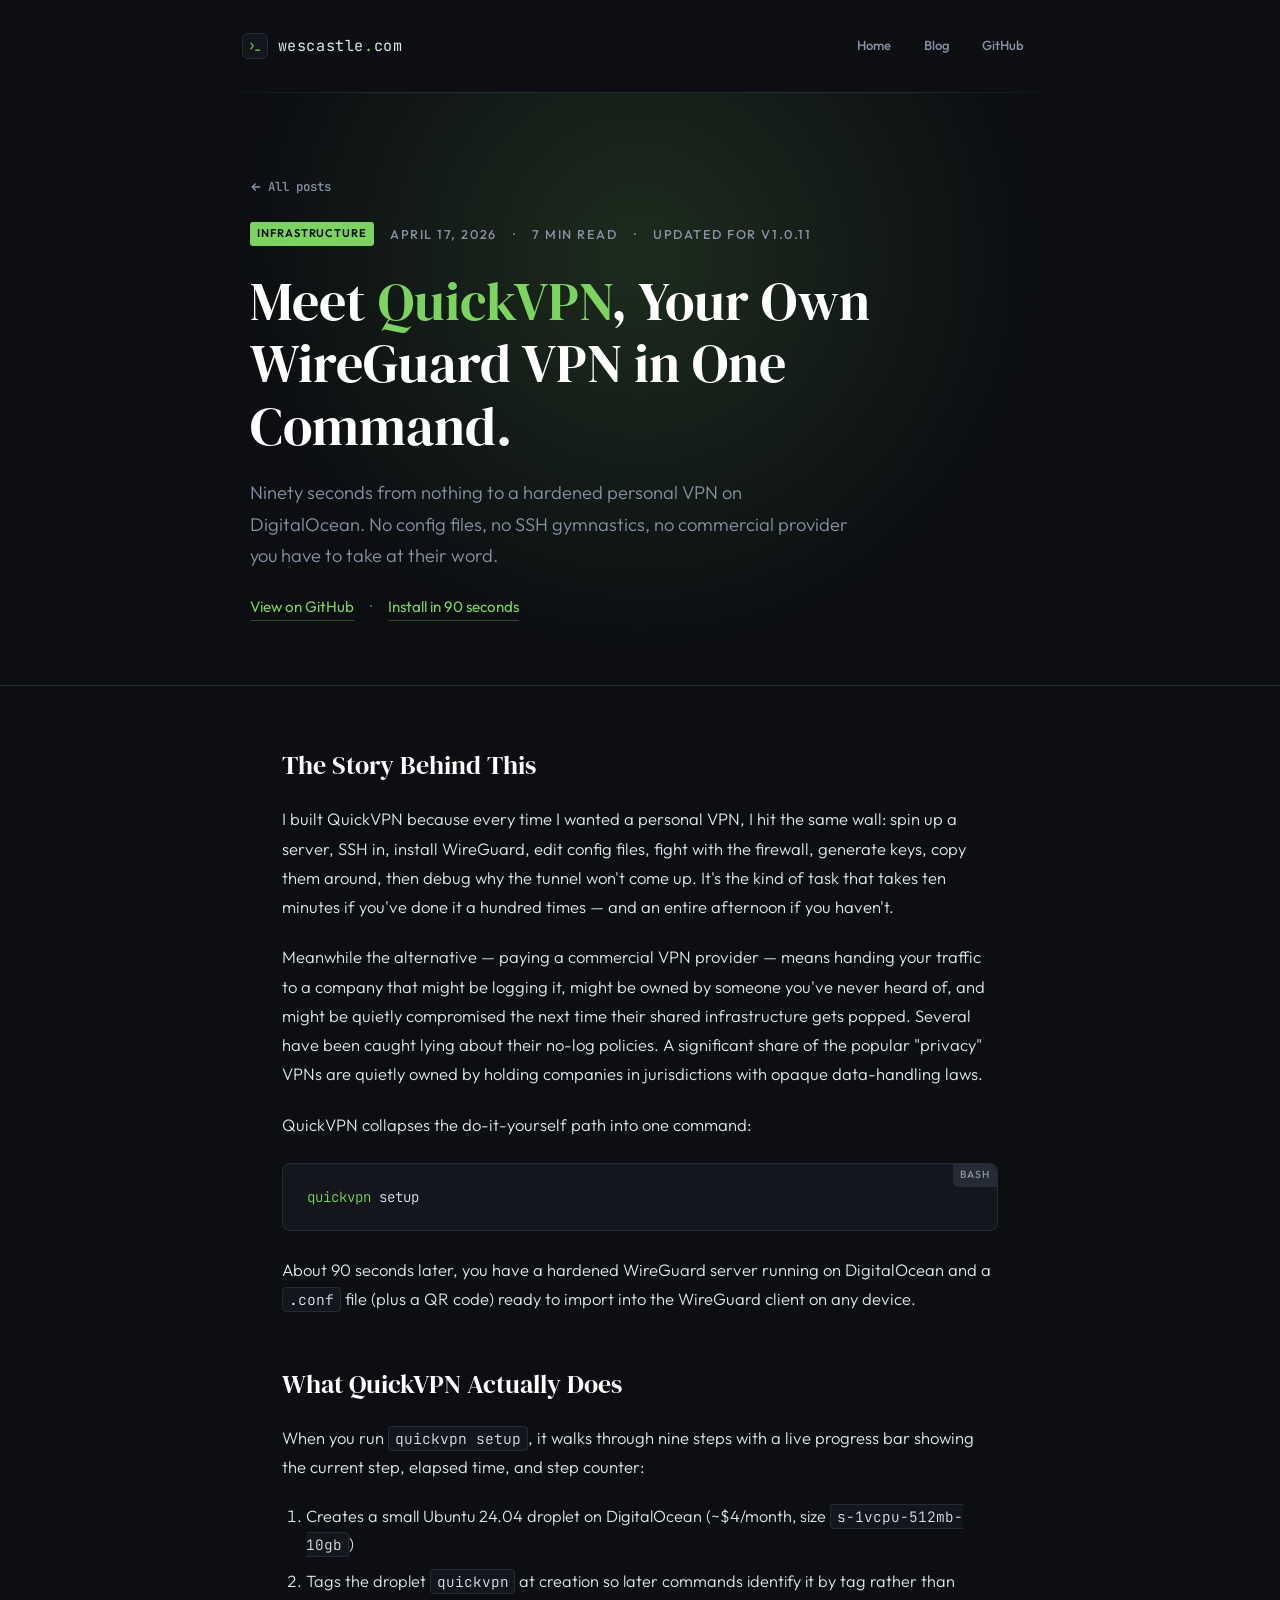
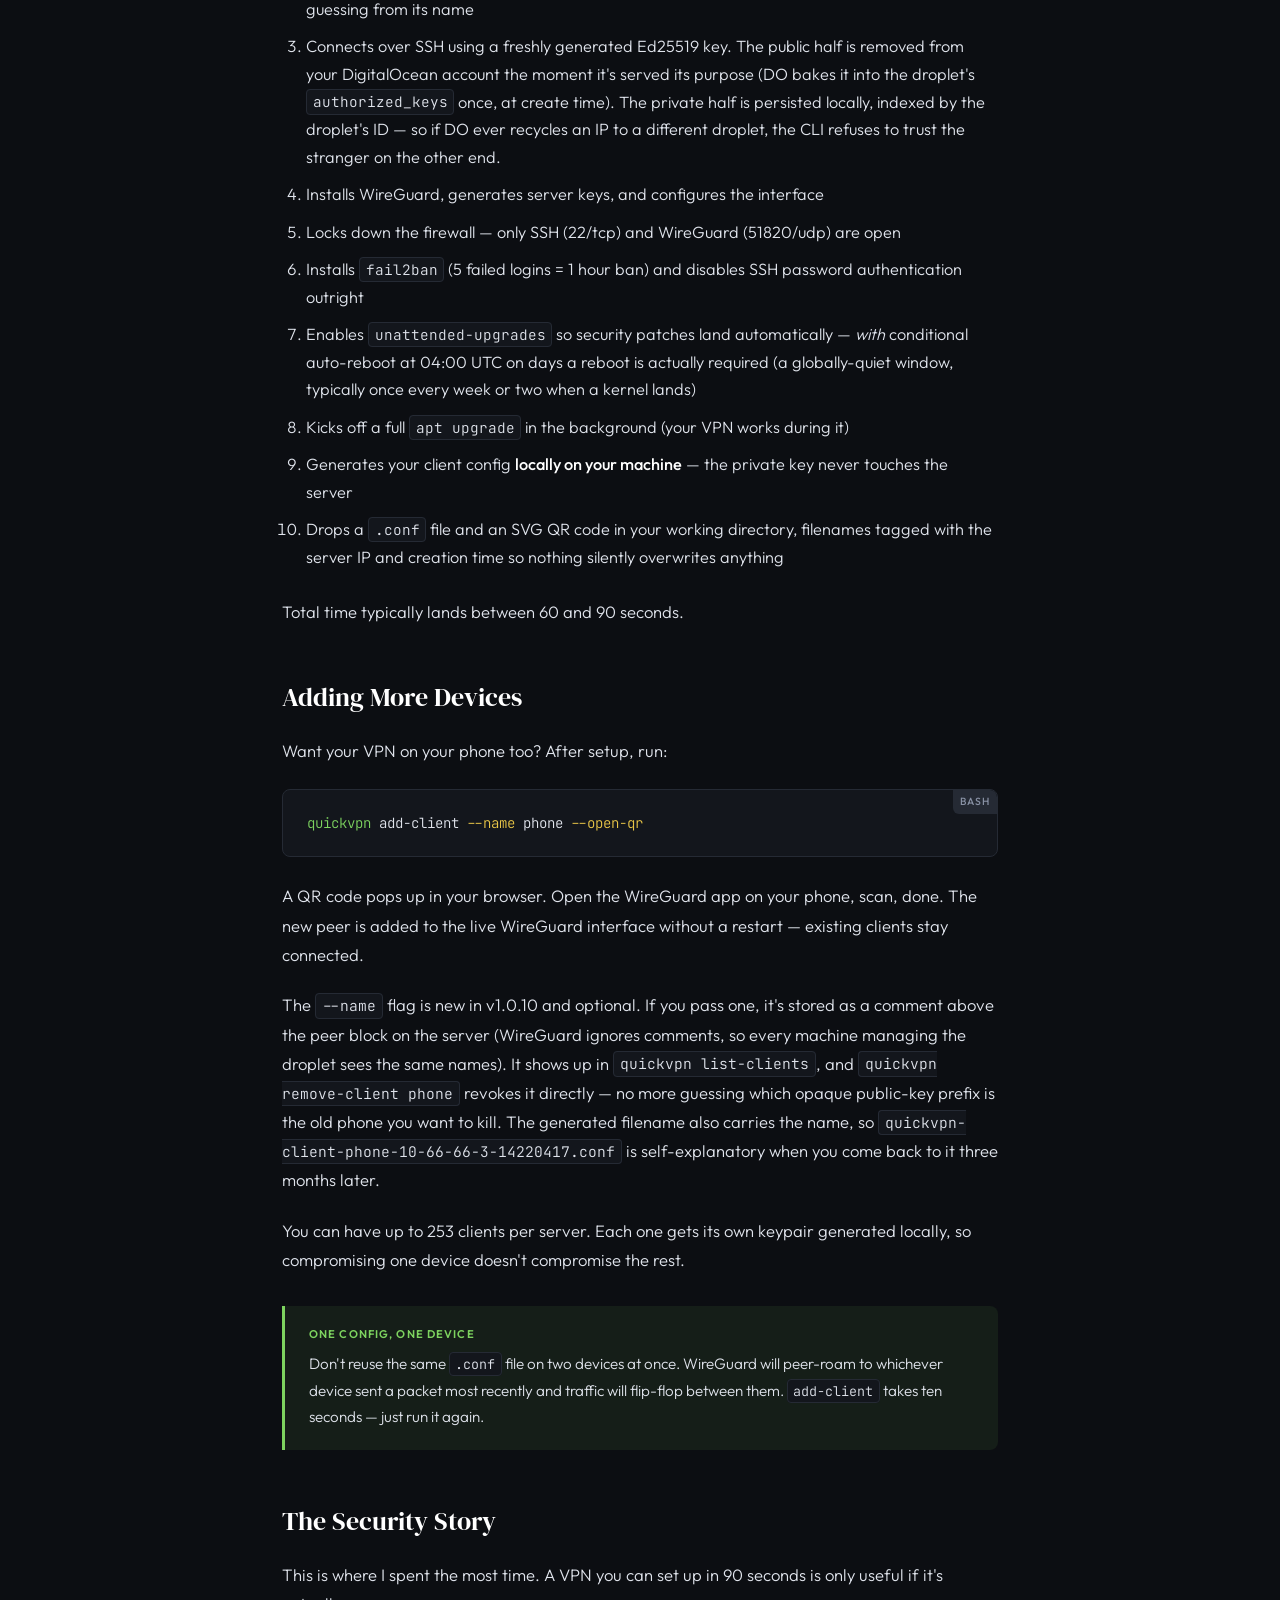
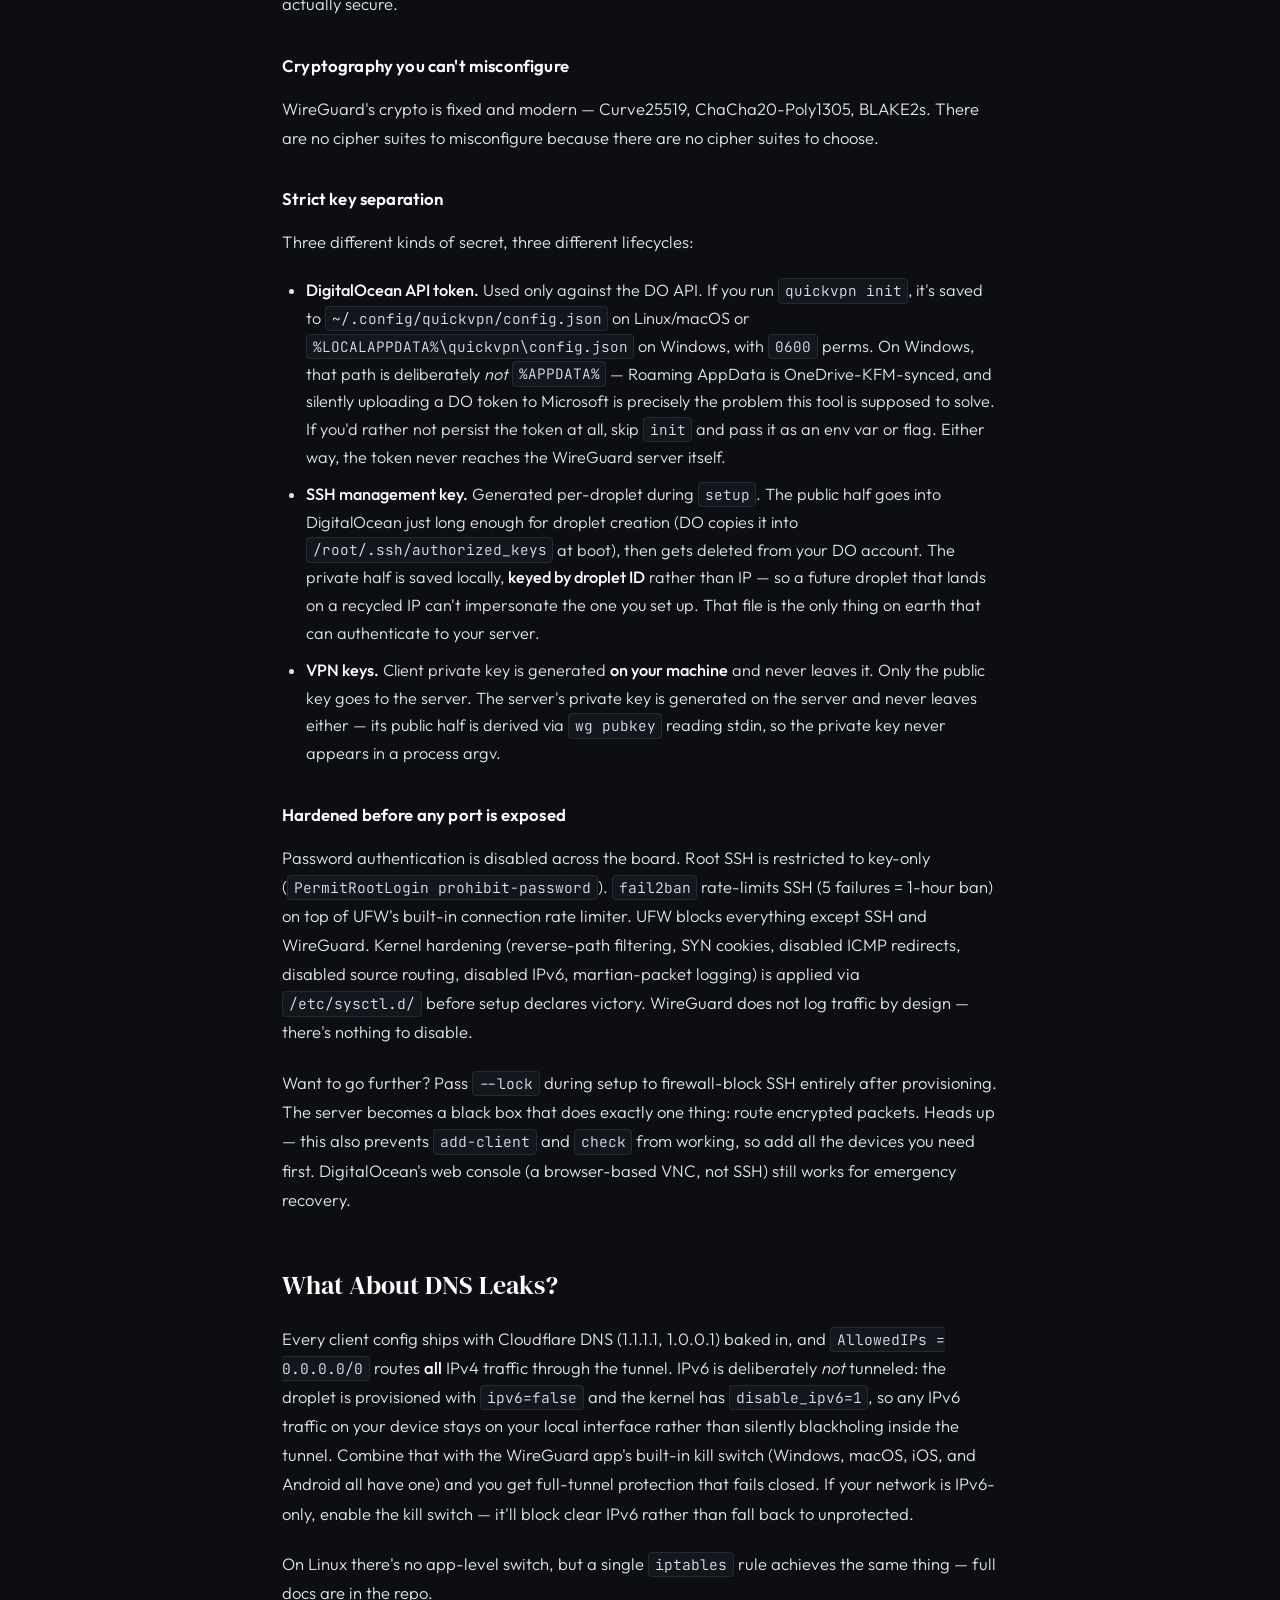
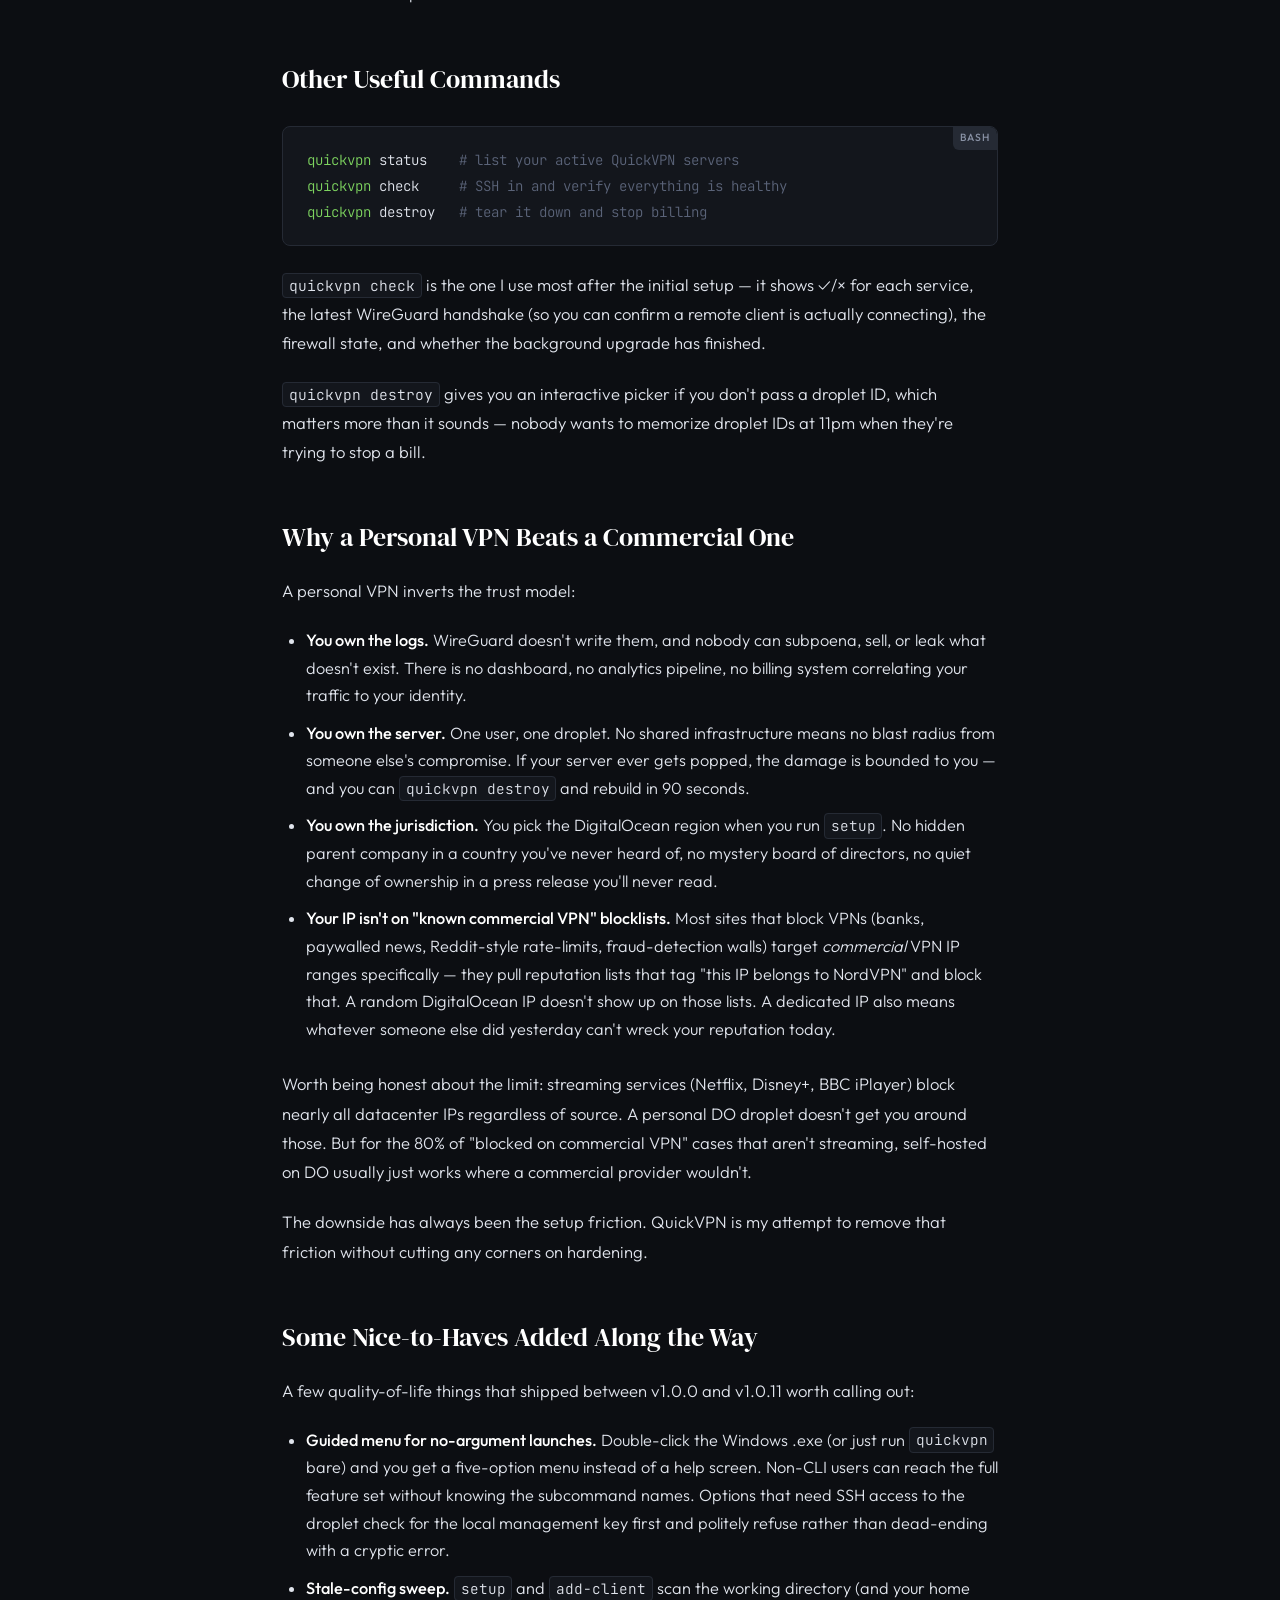
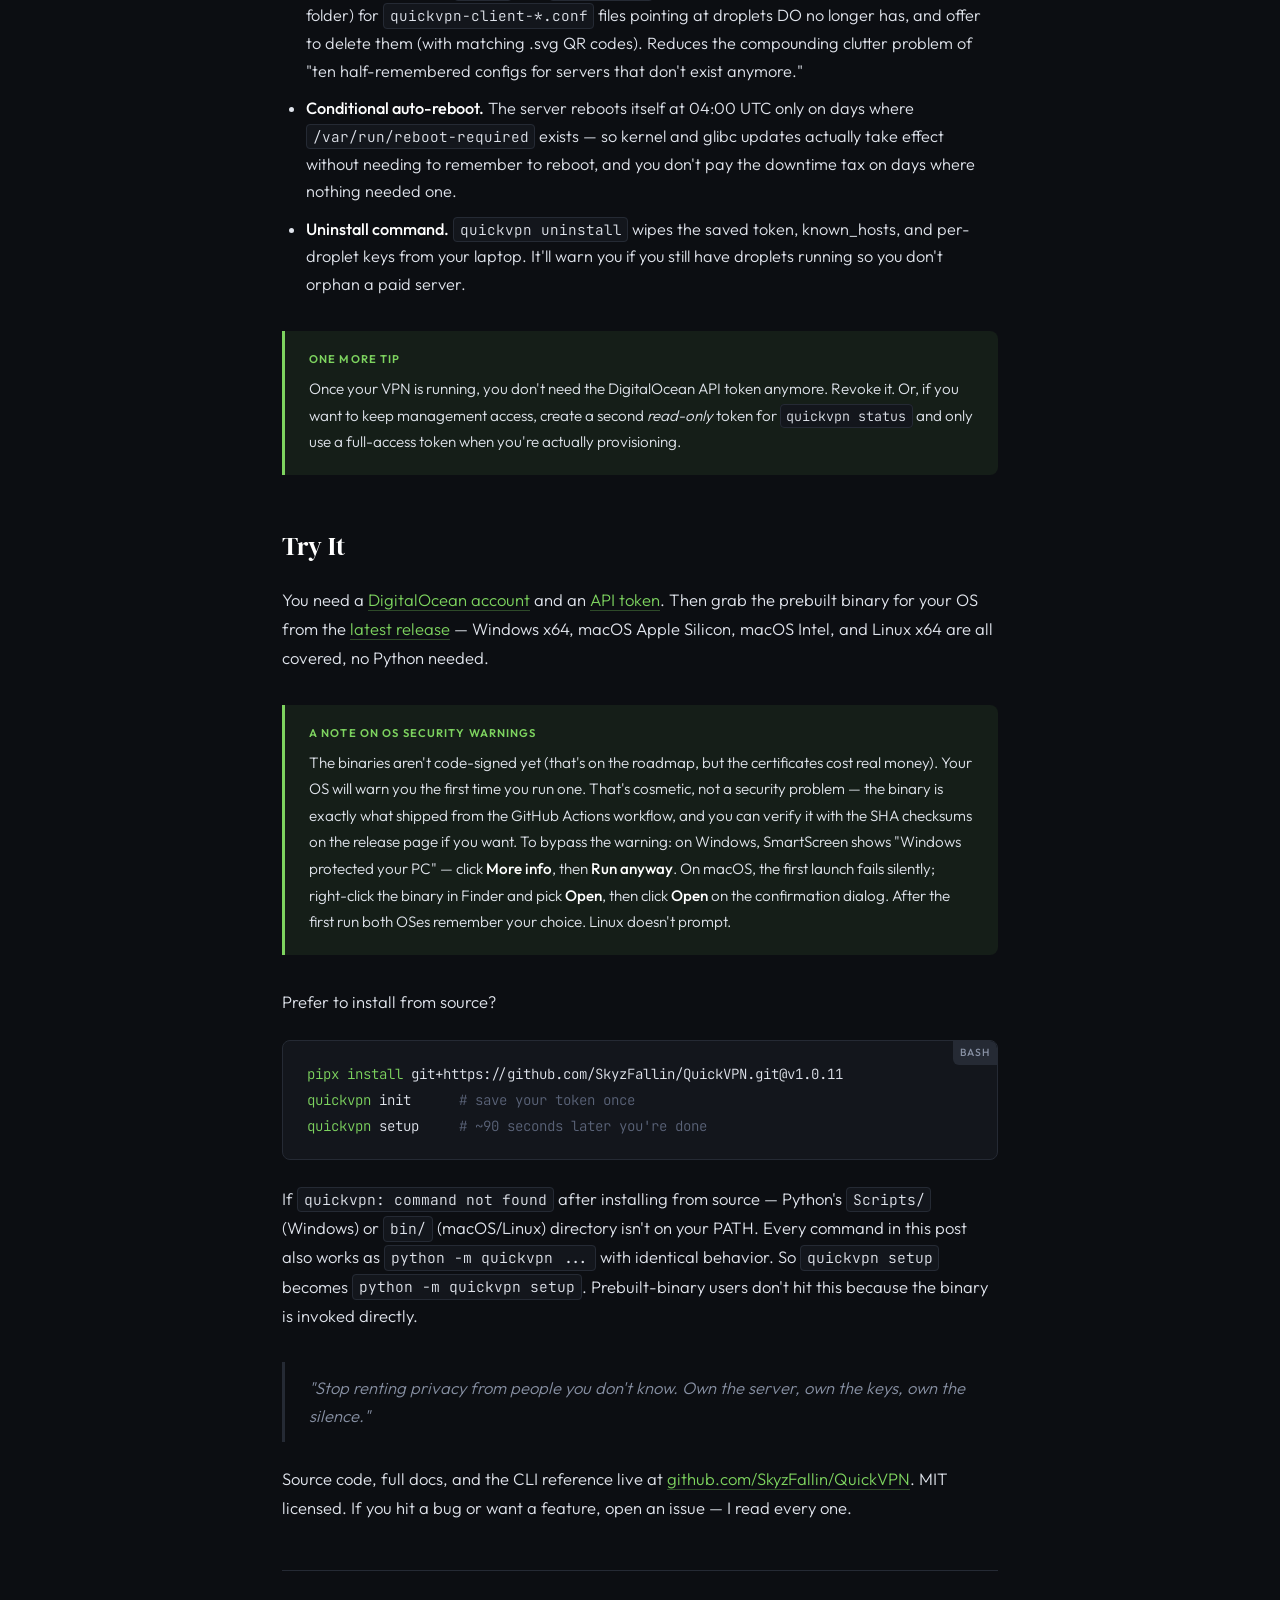
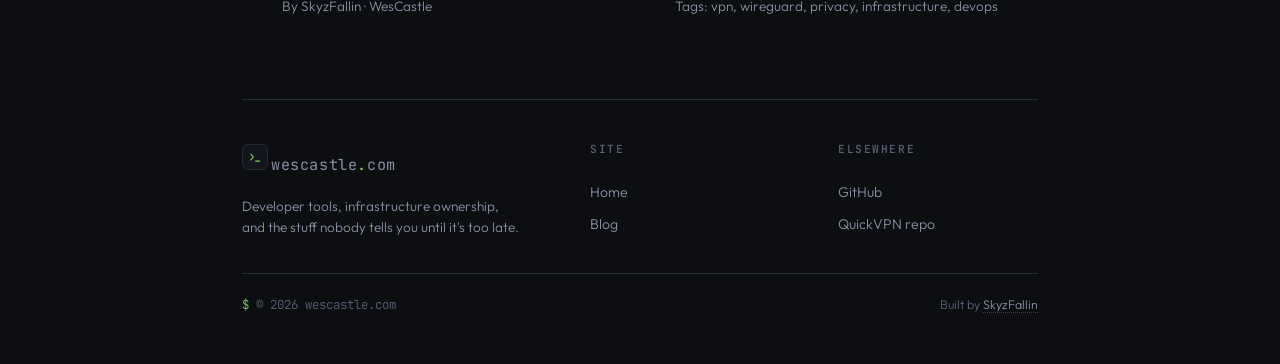
<file: blog/quickvpn-blog.html>
<!DOCTYPE html>
<html lang="en">
<head>
<meta charset="UTF-8">
<meta name="viewport" content="width=device-width, initial-scale=1.0">
<title>QuickVPN: Your Own WireGuard VPN in One Command | WesCastle Blog</title>
<meta name="description" content="A personal WireGuard VPN on DigitalOcean, provisioned and hardened in about 90 seconds. One command, no config files, no commercial provider you have to take at their word.">
<meta property="og:title" content="QuickVPN: Your Own WireGuard VPN in One Command">
<meta property="og:description" content="Ninety seconds from nothing to a hardened personal VPN on DigitalOcean. No config files, no SSH gymnastics, no commercial provider you have to take at their word.">
<meta property="og:type" content="article">
<meta property="og:url" content="https://wescastle.com/blog/quickvpn-blog">
<meta name="twitter:card" content="summary_large_image">
<link rel="icon" type="image/svg+xml" href="/favicon.svg">
<link rel="preconnect" href="https://fonts.googleapis.com">
<link rel="preconnect" href="https://fonts.gstatic.com" crossorigin>
<link href="https://fonts.googleapis.com/css2?family=DM+Serif+Display&family=Outfit:wght@300;400;500;600&family=JetBrains+Mono:wght@400;500&display=swap" rel="stylesheet">
<style>
  :root {
    --bg: #0c0e12;
    --surface: #13161c;
    --border: #252a34;
    --border-hover: #3a4150;
    --text: #e0e4ec;
    --text-muted: #8891a4;
    --text-faint: #5a6378;
    --accent: #7dd35f;
    --accent-glow: rgba(125,211,95,0.15);
    --accent-soft: rgba(125,211,95,0.08);
    --warm: #e8c547;
    --blue: #3b82f6;
  }
  * { margin:0; padding:0; box-sizing:border-box; }
  body { background:var(--bg); color:var(--text); font-family:'Outfit',sans-serif; font-weight:300; line-height:1.75; -webkit-font-smoothing:antialiased; }

  /* ── Site Header ── */
  .site-header {
    padding: 1.75rem 2rem;
    max-width: 860px;
    margin: 0 auto;
    display: flex;
    align-items: center;
    justify-content: space-between;
    gap: 1.5rem;
  }
  .brand {
    display: inline-flex;
    align-items: center;
    gap: 0.6rem;
    text-decoration: none;
    color: var(--text);
    transition: color 0.2s;
  }
  .brand:hover { color: #fff; }
  .brand-mark {
    width: 26px;
    height: 26px;
    padding: 4px 5px;
    border: 1px solid var(--border);
    border-radius: 6px;
    color: var(--accent);
    background: var(--surface);
    transition: border-color 0.2s, transform 0.3s;
  }
  .brand:hover .brand-mark {
    border-color: var(--accent);
    transform: translateY(-1px);
  }
  .brand-name {
    font-family: 'JetBrains Mono', monospace;
    font-weight: 400;
    font-size: 0.95rem;
    letter-spacing: 0.04em;
  }
  .brand-name .dot { color: var(--accent); }
  .site-nav { display:flex; align-items:center; gap:0.35rem; }
  .site-nav a {
    font-size: 0.82rem;
    font-weight: 500;
    color: var(--text-muted);
    text-decoration: none;
    padding: 0.4rem 0.85rem;
    border-radius: 6px;
    transition: color 0.2s, background 0.2s;
  }
  .site-nav a:hover { color: var(--text); background: var(--surface); }
  .site-nav a[aria-current="page"] {
    color: var(--text);
    background: var(--surface);
    border: 1px solid var(--border);
    padding: calc(0.4rem - 1px) calc(0.85rem - 1px);
  }
  .header-rule {
    max-width: 860px;
    margin: 0 auto;
    height: 1px;
    background: linear-gradient(90deg, transparent 0%, var(--border) 20%, var(--border) 80%, transparent 100%);
  }

  /* ── Article Hero ── */
  .hero { position:relative; padding:5rem 2rem 4rem; overflow:hidden; border-bottom:1px solid var(--border); }
  .hero::before { content:''; position:absolute; top:-40%; left:50%; transform:translateX(-50%); width:800px; height:800px; background:radial-gradient(circle,var(--accent-glow) 0%,transparent 70%); pointer-events:none; }
  .hero-inner { max-width:780px; margin:0 auto; position:relative; z-index:1; }
  .back-link {
    display: inline-flex;
    align-items: center;
    gap: 0.4rem;
    font-family: 'JetBrains Mono', monospace;
    font-size: 0.78rem;
    font-weight: 500;
    color: var(--text-muted);
    text-decoration: none;
    margin-bottom: 1.5rem;
    transition: color 0.2s, gap 0.2s;
  }
  .back-link:hover { color: var(--accent); gap: 0.6rem; }
  .back-link svg { width: 12px; height: 12px; }

  .meta { font-size:0.8rem; text-transform:uppercase; letter-spacing:0.12em; color:var(--text-muted); margin-bottom:1.5rem; font-weight:500; display:flex; align-items:center; gap:1rem; flex-wrap:wrap; }
  .meta .tag { background:var(--accent); color:var(--bg); padding:0.2em 0.65em; border-radius:3px; font-size:0.7rem; font-weight:600; letter-spacing:0.08em; }
  h1 { font-family:'DM Serif Display',serif; font-size:clamp(2.2rem,5vw,3.4rem); line-height:1.15; color:#fff; margin-bottom:1.25rem; font-weight:400; }
  h1 .highlight { color:var(--accent); }
  .subtitle { font-size:1.15rem; color:var(--text-muted); max-width:600px; line-height:1.7; }
  .hero-actions { margin-top:1.4rem; font-size:0.95rem; font-weight:400; display:flex; gap:1rem; flex-wrap:wrap; align-items:center; }
  .hero-actions a { color:var(--accent); text-decoration:none; border-bottom:1px solid rgba(125,211,95,0.3); transition:border-color 0.2s; }
  .hero-actions a:hover { border-color:var(--accent); }
  .hero-actions .sep { color:var(--text-faint); }

  /* ── Article ── */
  .article { max-width:780px; margin:0 auto; padding:3.5rem 2rem 5rem; }
  .article h2 { font-family:'DM Serif Display',serif; font-size:1.65rem; color:#fff; margin:3rem 0 1rem; font-weight:400; }
  .article h2:first-of-type { margin-top:0; }
  .article h3 { font-family:'Outfit',sans-serif; font-size:1.05rem; color:#fff; margin:2rem 0 0.85rem; font-weight:600; letter-spacing:0.01em; }
  .article p { margin-bottom:1.35rem; font-size:1.04rem; }
  .article ul, .article ol { margin:0 0 1.6rem 1.5rem; }
  .article li { margin-bottom:0.6rem; font-size:1.02rem; line-height:1.7; }
  .article a { color:var(--accent); text-decoration:none; border-bottom:1px solid rgba(125,211,95,0.3); transition:border-color 0.2s; }
  .article a:hover { border-color:var(--accent); }
  .article strong { font-weight:500; color:#fff; }
  .article em { color:var(--text); font-style:italic; }
  .article code { font-family:'JetBrains Mono',monospace; font-size:0.88em; background:var(--surface); border:1px solid var(--border); padding:0.15em 0.4em; border-radius:4px; }

  .code-block { background:var(--surface); border:1px solid var(--border); border-radius:8px; padding:1.25rem 1.5rem; margin:1.5rem 0; overflow-x:auto; position:relative; }
  .code-block::before { content:attr(data-label); position:absolute; top:0; right:0; background:var(--border); color:var(--text-muted); font-size:0.65rem; font-weight:500; text-transform:uppercase; letter-spacing:0.08em; padding:0.25em 0.7em; border-radius:0 7px 0 6px; }
  .code-block code { font-family:'JetBrains Mono',monospace; font-size:0.88rem; line-height:1.85; color:var(--text); background:none; border:none; padding:0; display:block; white-space:pre; }
  .code-block .cmd { color:var(--accent); }
  .code-block .flag { color:var(--warm); }
  .code-block .str { color:var(--blue); }
  .code-block .cmt { color:var(--text-faint); }

  .callout { background:var(--accent-soft); border-left:3px solid var(--accent); border-radius:0 8px 8px 0; padding:1.2rem 1.5rem; margin:2rem 0; }
  .callout p { margin:0; font-size:0.95rem; color:var(--text); }
  .callout-label { display:block; font-size:0.7rem; font-weight:600; letter-spacing:0.1em; text-transform:uppercase; color:var(--accent); margin-bottom:0.4rem; }

  .pull-quote { border-left:3px solid var(--border); padding:0.75rem 1.5rem; margin:2rem 0; font-style:italic; color:var(--text-muted); font-size:1.08rem; line-height:1.7; }

  .article-footer { border-top:1px solid var(--border); margin-top:3rem; padding-top:1.5rem; font-size:0.85rem; color:var(--text-muted); display:flex; justify-content:space-between; flex-wrap:wrap; gap:0.5rem; }

  /* ── Site Footer ── */
  .site-footer {
    max-width: 860px;
    margin: 0 auto;
    padding: 0 2rem 3rem;
  }
  .footer-grid {
    display: grid;
    grid-template-columns: 1.5fr 1fr 1fr;
    gap: 3rem;
    padding: 2.5rem 0 2rem;
    border-top: 1px solid var(--border);
  }
  .footer-col h4 {
    font-family: 'JetBrains Mono', monospace;
    font-size: 0.7rem;
    font-weight: 500;
    letter-spacing: 0.14em;
    text-transform: uppercase;
    color: var(--text-faint);
    margin-bottom: 1rem;
  }
  .footer-col a {
    display: block;
    font-size: 0.88rem;
    color: var(--text-muted);
    text-decoration: none;
    padding: 0.25rem 0;
    transition: color 0.2s, transform 0.2s;
  }
  .footer-col a:hover { color: var(--text); transform: translateX(2px); }
  .footer-brand .brand { margin-bottom: 0.85rem; }
  .footer-tag { font-size:0.85rem; color:var(--text-muted); line-height:1.55; max-width:280px; }
  .footer-rule { width:100%; height:1px; background:var(--border); margin-bottom:1.25rem; }
  .footer-bottom {
    display: flex;
    justify-content: space-between;
    align-items: center;
    flex-wrap: wrap;
    gap: 0.5rem;
    font-size: 0.78rem;
    color: var(--text-faint);
  }
  .footer-bottom a {
    color: var(--text-muted);
    text-decoration: none;
    border-bottom: 1px dotted var(--border-hover);
    transition: color 0.2s, border-color 0.2s;
  }
  .footer-bottom a:hover { color: var(--text); border-bottom-color: var(--text-muted); }
  .footer-prompt { font-family:'JetBrains Mono', monospace; color:var(--text-faint); }
  .footer-prompt .prompt-symbol { color:var(--accent); }

  @media (max-width:600px) {
    .site-header { padding: 1.25rem; flex-wrap: wrap; gap: 0.75rem; }
    .site-nav a { padding: 0.35rem 0.6rem; font-size: 0.78rem; }
    .hero { padding:3rem 1.25rem 2.5rem; }
    .article { padding:2.5rem 1.25rem 3rem; }
    .site-footer { padding: 0 1.25rem 2rem; }
    .footer-grid { grid-template-columns: 1fr; gap: 2rem; padding-top: 2rem; }
    .footer-bottom { font-size: 0.72rem; }
  }
</style>
</head>
<body>

<header class="site-header">
  <a href="https://wescastle.com" class="brand" aria-label="WesCastle home">
    <svg class="brand-mark" viewBox="0 0 24 24" fill="none" stroke="currentColor" stroke-width="2" stroke-linecap="round" stroke-linejoin="round" aria-hidden="true">
      <polyline points="5 7 9 12 5 17"/>
      <line x1="13" y1="19" x2="20" y2="19"/>
    </svg>
    <span class="brand-name">wescastle<span class="dot">.</span>com</span>
  </a>
  <nav class="site-nav" aria-label="Primary">
    <a href="https://wescastle.com">Home</a>
    <a href="/blog/">Blog</a>
    <a href="https://github.com/SkyzFallin" target="_blank" rel="noopener">GitHub</a>
  </nav>
</header>
<div class="header-rule"></div>

<header class="hero">
  <div class="hero-inner">
    <a href="/blog/" class="back-link">
      <svg viewBox="0 0 16 16" fill="none" stroke="currentColor" stroke-width="2" stroke-linecap="round" aria-hidden="true"><path d="M13 8H3M7 12L3 8l4-4"/></svg>
      All posts
    </a>
    <div class="meta">
      <span class="tag">Infrastructure</span>
      <span>April 17, 2026</span>
      <span>&middot;</span>
      <span>7 min read</span>
      <span>&middot;</span>
      <span>Updated for v1.0.11</span>
    </div>
    <h1>Meet <span class="highlight">QuickVPN</span>, Your Own WireGuard VPN in One Command.</h1>
    <p class="subtitle">Ninety seconds from nothing to a hardened personal VPN on DigitalOcean. No config files, no SSH gymnastics, no commercial provider you have to take at their word.</p>
    <div class="hero-actions">
      <a href="https://github.com/SkyzFallin/QuickVPN" target="_blank" rel="noopener">View on GitHub</a>
      <span class="sep">&middot;</span>
      <a href="#try-it">Install in 90 seconds</a>
    </div>
  </div>
</header>

<article class="article">

  <h2>The Story Behind This</h2>

  <p>I built QuickVPN because every time I wanted a personal VPN, I hit the same wall: spin up a server, SSH in, install WireGuard, edit config files, fight with the firewall, generate keys, copy them around, then debug why the tunnel won't come up. It's the kind of task that takes ten minutes if you've done it a hundred times &#x2014; and an entire afternoon if you haven't.</p>

  <p>Meanwhile the alternative &#x2014; paying a commercial VPN provider &#x2014; means handing your traffic to a company that might be logging it, might be owned by someone you've never heard of, and might be quietly compromised the next time their shared infrastructure gets popped. Several have been caught lying about their no-log policies. A significant share of the popular "privacy" VPNs are quietly owned by holding companies in jurisdictions with opaque data-handling laws.</p>

  <p>QuickVPN collapses the do-it-yourself path into one command:</p>

  <div class="code-block" data-label="bash">
    <code><span class="cmd">quickvpn</span> setup</code>
  </div>

  <p>About 90 seconds later, you have a hardened WireGuard server running on DigitalOcean and a <code>.conf</code> file (plus a QR code) ready to import into the WireGuard client on any device.</p>

  <h2>What QuickVPN Actually Does</h2>

  <p>When you run <code>quickvpn setup</code>, it walks through nine steps with a live progress bar showing the current step, elapsed time, and step counter:</p>

  <ol>
    <li>Creates a small Ubuntu 24.04 droplet on DigitalOcean (~$4/month, size <code>s-1vcpu-512mb-10gb</code>)</li>
    <li>Tags the droplet <code>quickvpn</code> at creation so later commands identify it by tag rather than guessing from its name</li>
    <li>Connects over SSH using a freshly generated Ed25519 key. The public half is removed from your DigitalOcean account the moment it's served its purpose (DO bakes it into the droplet's <code>authorized_keys</code> once, at create time). The private half is persisted locally, indexed by the droplet's ID &#x2014; so if DO ever recycles an IP to a different droplet, the CLI refuses to trust the stranger on the other end.</li>
    <li>Installs WireGuard, generates server keys, and configures the interface</li>
    <li>Locks down the firewall &#x2014; only SSH (22/tcp) and WireGuard (51820/udp) are open</li>
    <li>Installs <code>fail2ban</code> (5 failed logins = 1&nbsp;hour ban) and disables SSH password authentication outright</li>
    <li>Enables <code>unattended-upgrades</code> so security patches land automatically &#x2014; <em>with</em> conditional auto-reboot at 04:00 UTC on days a reboot is actually required (a globally-quiet window, typically once every week or two when a kernel lands)</li>
    <li>Kicks off a full <code>apt upgrade</code> in the background (your VPN works during it)</li>
    <li>Generates your client config <strong>locally on your machine</strong> &#x2014; the private key never touches the server</li>
    <li>Drops a <code>.conf</code> file and an SVG QR code in your working directory, filenames tagged with the server IP and creation time so nothing silently overwrites anything</li>
  </ol>

  <p>Total time typically lands between 60 and 90 seconds.</p>

  <h2>Adding More Devices</h2>

  <p>Want your VPN on your phone too? After setup, run:</p>

  <div class="code-block" data-label="bash">
    <code><span class="cmd">quickvpn</span> add-client <span class="flag">--name</span> phone <span class="flag">--open-qr</span></code>
  </div>

  <p>A QR code pops up in your browser. Open the WireGuard app on your phone, scan, done. The new peer is added to the live WireGuard interface without a restart &#x2014; existing clients stay connected.</p>

  <p>The <code>--name</code> flag is new in v1.0.10 and optional. If you pass one, it's stored as a comment above the peer block on the server (WireGuard ignores comments, so every machine managing the droplet sees the same names). It shows up in <code>quickvpn list-clients</code>, and <code>quickvpn remove-client phone</code> revokes it directly &#x2014; no more guessing which opaque public-key prefix is the old phone you want to kill. The generated filename also carries the name, so <code>quickvpn-client-phone-10-66-66-3-14220417.conf</code> is self-explanatory when you come back to it three months later.</p>

  <p>You can have up to 253 clients per server. Each one gets its own keypair generated locally, so compromising one device doesn't compromise the rest.</p>

  <div class="callout">
    <span class="callout-label">One config, one device</span>
    <p>Don't reuse the same <code>.conf</code> file on two devices at once. WireGuard will peer-roam to whichever device sent a packet most recently and traffic will flip-flop between them. <code>add-client</code> takes ten seconds &#x2014; just run it again.</p>
  </div>

  <h2>The Security Story</h2>

  <p>This is where I spent the most time. A VPN you can set up in 90 seconds is only useful if it's actually secure.</p>

  <h3>Cryptography you can't misconfigure</h3>

  <p>WireGuard's crypto is fixed and modern &#x2014; Curve25519, ChaCha20-Poly1305, BLAKE2s. There are no cipher suites to misconfigure because there are no cipher suites to choose.</p>

  <h3>Strict key separation</h3>

  <p>Three different kinds of secret, three different lifecycles:</p>
  <ul>
    <li><strong>DigitalOcean API token.</strong> Used only against the DO API. If you run <code>quickvpn init</code>, it's saved to <code>~/.config/quickvpn/config.json</code> on Linux/macOS or <code>%LOCALAPPDATA%\quickvpn\config.json</code> on Windows, with <code>0600</code> perms. On Windows, that path is deliberately <em>not</em> <code>%APPDATA%</code> &#x2014; Roaming AppData is OneDrive-KFM-synced, and silently uploading a DO token to Microsoft is precisely the problem this tool is supposed to solve. If you'd rather not persist the token at all, skip <code>init</code> and pass it as an env var or flag. Either way, the token never reaches the WireGuard server itself.</li>
    <li><strong>SSH management key.</strong> Generated per-droplet during <code>setup</code>. The public half goes into DigitalOcean just long enough for droplet creation (DO copies it into <code>/root/.ssh/authorized_keys</code> at boot), then gets deleted from your DO account. The private half is saved locally, <strong>keyed by droplet ID</strong> rather than IP &#x2014; so a future droplet that lands on a recycled IP can't impersonate the one you set up. That file is the only thing on earth that can authenticate to your server.</li>
    <li><strong>VPN keys.</strong> Client private key is generated <strong>on your machine</strong> and never leaves it. Only the public key goes to the server. The server's private key is generated on the server and never leaves either &#x2014; its public half is derived via <code>wg pubkey</code> reading stdin, so the private key never appears in a process argv.</li>
  </ul>

  <h3>Hardened before any port is exposed</h3>

  <p>Password authentication is disabled across the board. Root SSH is restricted to key-only (<code>PermitRootLogin prohibit-password</code>). <code>fail2ban</code> rate-limits SSH (5 failures = 1-hour ban) on top of UFW's built-in connection rate limiter. UFW blocks everything except SSH and WireGuard. Kernel hardening (reverse-path filtering, SYN cookies, disabled ICMP redirects, disabled source routing, disabled IPv6, martian-packet logging) is applied via <code>/etc/sysctl.d/</code> before setup declares victory. WireGuard does not log traffic by design &#x2014; there's nothing to disable.</p>

  <p>Want to go further? Pass <code>--lock</code> during setup to firewall-block SSH entirely after provisioning. The server becomes a black box that does exactly one thing: route encrypted packets. Heads up &#x2014; this also prevents <code>add-client</code> and <code>check</code> from working, so add all the devices you need first. DigitalOcean's web console (a browser-based VNC, not SSH) still works for emergency recovery.</p>

  <h2>What About DNS Leaks?</h2>

  <p>Every client config ships with Cloudflare DNS (1.1.1.1, 1.0.0.1) baked in, and <code>AllowedIPs = 0.0.0.0/0</code> routes <strong>all</strong> IPv4 traffic through the tunnel. IPv6 is deliberately <em>not</em> tunneled: the droplet is provisioned with <code>ipv6=false</code> and the kernel has <code>disable_ipv6=1</code>, so any IPv6 traffic on your device stays on your local interface rather than silently blackholing inside the tunnel. Combine that with the WireGuard app's built-in kill switch (Windows, macOS, iOS, and Android all have one) and you get full-tunnel protection that fails closed. If your network is IPv6-only, enable the kill switch &#x2014; it'll block clear IPv6 rather than fall back to unprotected.</p>

  <p>On Linux there's no app-level switch, but a single <code>iptables</code> rule achieves the same thing &#x2014; full docs are in the repo.</p>

  <h2>Other Useful Commands</h2>

  <div class="code-block" data-label="bash">
    <code><span class="cmd">quickvpn</span> status    <span class="cmt"># list your active QuickVPN servers</span>
<span class="cmd">quickvpn</span> check     <span class="cmt"># SSH in and verify everything is healthy</span>
<span class="cmd">quickvpn</span> destroy   <span class="cmt"># tear it down and stop billing</span></code>
  </div>

  <p><code>quickvpn check</code> is the one I use most after the initial setup &#x2014; it shows &check;/&times; for each service, the latest WireGuard handshake (so you can confirm a remote client is actually connecting), the firewall state, and whether the background upgrade has finished.</p>

  <p><code>quickvpn destroy</code> gives you an interactive picker if you don't pass a droplet ID, which matters more than it sounds &#x2014; nobody wants to memorize droplet IDs at 11pm when they're trying to stop a bill.</p>

  <h2>Why a Personal VPN Beats a Commercial One</h2>

  <p>A personal VPN inverts the trust model:</p>

  <ul>
    <li><strong>You own the logs.</strong> WireGuard doesn't write them, and nobody can subpoena, sell, or leak what doesn't exist. There is no dashboard, no analytics pipeline, no billing system correlating your traffic to your identity.</li>
    <li><strong>You own the server.</strong> One user, one droplet. No shared infrastructure means no blast radius from someone else's compromise. If your server ever gets popped, the damage is bounded to you &#x2014; and you can <code>quickvpn destroy</code> and rebuild in 90 seconds.</li>
    <li><strong>You own the jurisdiction.</strong> You pick the DigitalOcean region when you run <code>setup</code>. No hidden parent company in a country you've never heard of, no mystery board of directors, no quiet change of ownership in a press release you'll never read.</li>
    <li><strong>Your IP isn't on "known commercial VPN" blocklists.</strong> Most sites that block VPNs (banks, paywalled news, Reddit-style rate-limits, fraud-detection walls) target <em>commercial</em> VPN IP ranges specifically &#x2014; they pull reputation lists that tag "this IP belongs to NordVPN" and block that. A random DigitalOcean IP doesn't show up on those lists. A dedicated IP also means whatever someone else did yesterday can't wreck your reputation today.</li>
  </ul>

  <p>Worth being honest about the limit: streaming services (Netflix, Disney+, BBC iPlayer) block nearly all datacenter IPs regardless of source. A personal DO droplet doesn't get you around those. But for the 80% of "blocked on commercial VPN" cases that aren't streaming, self-hosted on DO usually just works where a commercial provider wouldn't.</p>

  <p>The downside has always been the setup friction. QuickVPN is my attempt to remove that friction without cutting any corners on hardening.</p>

  <h2>Some Nice-to-Haves Added Along the Way</h2>

  <p>A few quality-of-life things that shipped between v1.0.0 and v1.0.11 worth calling out:</p>

  <ul>
    <li><strong>Guided menu for no-argument launches.</strong> Double-click the Windows .exe (or just run <code>quickvpn</code> bare) and you get a five-option menu instead of a help screen. Non-CLI users can reach the full feature set without knowing the subcommand names. Options that need SSH access to the droplet check for the local management key first and politely refuse rather than dead-ending with a cryptic error.</li>
    <li><strong>Stale-config sweep.</strong> <code>setup</code> and <code>add-client</code> scan the working directory (and your home folder) for <code>quickvpn-client-*.conf</code> files pointing at droplets DO no longer has, and offer to delete them (with matching .svg QR codes). Reduces the compounding clutter problem of "ten half-remembered configs for servers that don't exist anymore."</li>
    <li><strong>Conditional auto-reboot.</strong> The server reboots itself at 04:00 UTC only on days where <code>/var/run/reboot-required</code> exists &#x2014; so kernel and glibc updates actually take effect without needing to remember to reboot, and you don't pay the downtime tax on days where nothing needed one.</li>
    <li><strong>Uninstall command.</strong> <code>quickvpn uninstall</code> wipes the saved token, known_hosts, and per-droplet keys from your laptop. It'll warn you if you still have droplets running so you don't orphan a paid server.</li>
  </ul>

  <div class="callout">
    <span class="callout-label">One more tip</span>
    <p>Once your VPN is running, you don't need the DigitalOcean API token anymore. Revoke it. Or, if you want to keep management access, create a second <em>read-only</em> token for <code>quickvpn status</code> and only use a full-access token when you're actually provisioning.</p>
  </div>

  <h2 id="try-it">Try It</h2>

  <p>You need a <a href="https://www.digitalocean.com/" target="_blank" rel="noopener">DigitalOcean account</a> and an <a href="https://cloud.digitalocean.com/account/api/tokens" target="_blank" rel="noopener">API token</a>. Then grab the prebuilt binary for your OS from the <a href="https://github.com/SkyzFallin/QuickVPN/releases/latest" target="_blank" rel="noopener">latest release</a> &#x2014; Windows x64, macOS Apple Silicon, macOS Intel, and Linux x64 are all covered, no Python needed.</p>

  <div class="callout">
    <span class="callout-label">A note on OS security warnings</span>
    <p>The binaries aren't code-signed yet (that's on the roadmap, but the certificates cost real money). Your OS will warn you the first time you run one. That's cosmetic, not a security problem &#x2014; the binary is exactly what shipped from the GitHub Actions workflow, and you can verify it with the SHA checksums on the release page if you want. To bypass the warning: on Windows, SmartScreen shows "Windows protected your PC" &#x2014; click <strong>More info</strong>, then <strong>Run anyway</strong>. On macOS, the first launch fails silently; right-click the binary in Finder and pick <strong>Open</strong>, then click <strong>Open</strong> on the confirmation dialog. After the first run both OSes remember your choice. Linux doesn't prompt.</p>
  </div>

  <p>Prefer to install from source?</p>

  <div class="code-block" data-label="bash">
    <code><span class="cmd">pipx install</span> git+https://github.com/SkyzFallin/QuickVPN.git@v1.0.11
<span class="cmd">quickvpn</span> init      <span class="cmt"># save your token once</span>
<span class="cmd">quickvpn</span> setup     <span class="cmt"># ~90 seconds later you're done</span></code>
  </div>

  <p>If <code>quickvpn: command not found</code> after installing from source &#x2014; Python's <code>Scripts/</code> (Windows) or <code>bin/</code> (macOS/Linux) directory isn't on your PATH. Every command in this post also works as <code>python -m quickvpn ...</code> with identical behavior. So <code>quickvpn setup</code> becomes <code>python -m quickvpn setup</code>. Prebuilt-binary users don't hit this because the binary is invoked directly.</p>

  <p class="pull-quote">"Stop renting privacy from people you don't know. Own the server, own the keys, own the silence."</p>

  <p>Source code, full docs, and the CLI reference live at <a href="https://github.com/SkyzFallin/QuickVPN" target="_blank" rel="noopener">github.com/SkyzFallin/QuickVPN</a>. MIT licensed. If you hit a bug or want a feature, open an issue &#x2014; I read every one.</p>

  <div class="article-footer">
    <span>By SkyzFallin &middot; WesCastle</span>
    <span>Tags: vpn, wireguard, privacy, infrastructure, devops</span>
  </div>

</article>

<footer class="site-footer">
  <div class="footer-grid">
    <div class="footer-col footer-brand">
      <a href="https://wescastle.com" class="brand" aria-label="WesCastle home">
        <svg class="brand-mark" viewBox="0 0 24 24" fill="none" stroke="currentColor" stroke-width="2" stroke-linecap="round" stroke-linejoin="round" aria-hidden="true">
          <polyline points="5 7 9 12 5 17"/>
          <line x1="13" y1="19" x2="20" y2="19"/>
        </svg>
        <span class="brand-name">wescastle<span class="dot">.</span>com</span>
      </a>
      <p class="footer-tag">Developer tools, infrastructure ownership, and the stuff nobody tells you until it's too late.</p>
    </div>
    <div class="footer-col">
      <h4>Site</h4>
      <a href="https://wescastle.com">Home</a>
      <a href="/blog/">Blog</a>
    </div>
    <div class="footer-col">
      <h4>Elsewhere</h4>
      <a href="https://github.com/SkyzFallin" target="_blank" rel="noopener">GitHub</a>
      <a href="https://github.com/SkyzFallin/QuickVPN" target="_blank" rel="noopener">QuickVPN repo</a>
    </div>
  </div>
  <div class="footer-rule"></div>
  <div class="footer-bottom">
    <span class="footer-prompt"><span class="prompt-symbol">$</span> &copy; 2026 wescastle.com</span>
    <span>Built by <a href="https://github.com/SkyzFallin" target="_blank" rel="noopener">SkyzFallin</a></span>
  </div>
</footer>

</body>
</html>
</file>
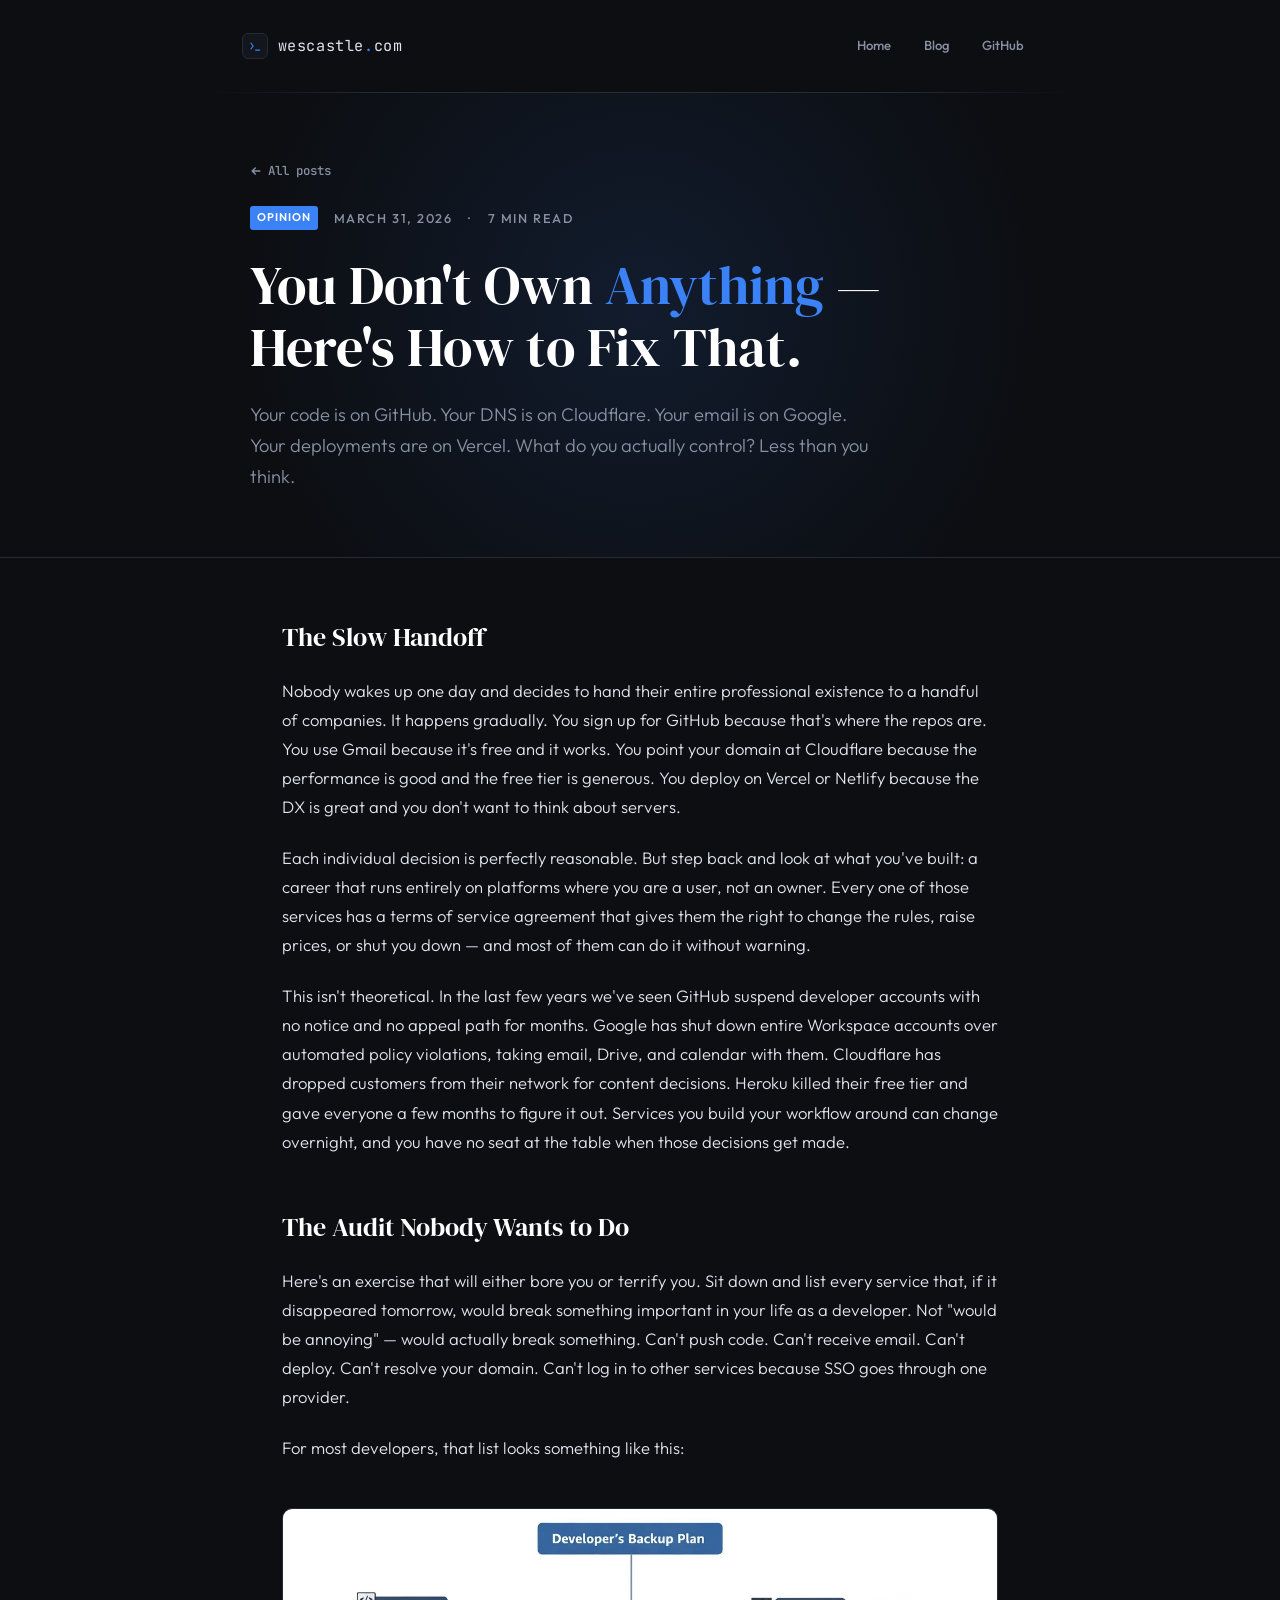
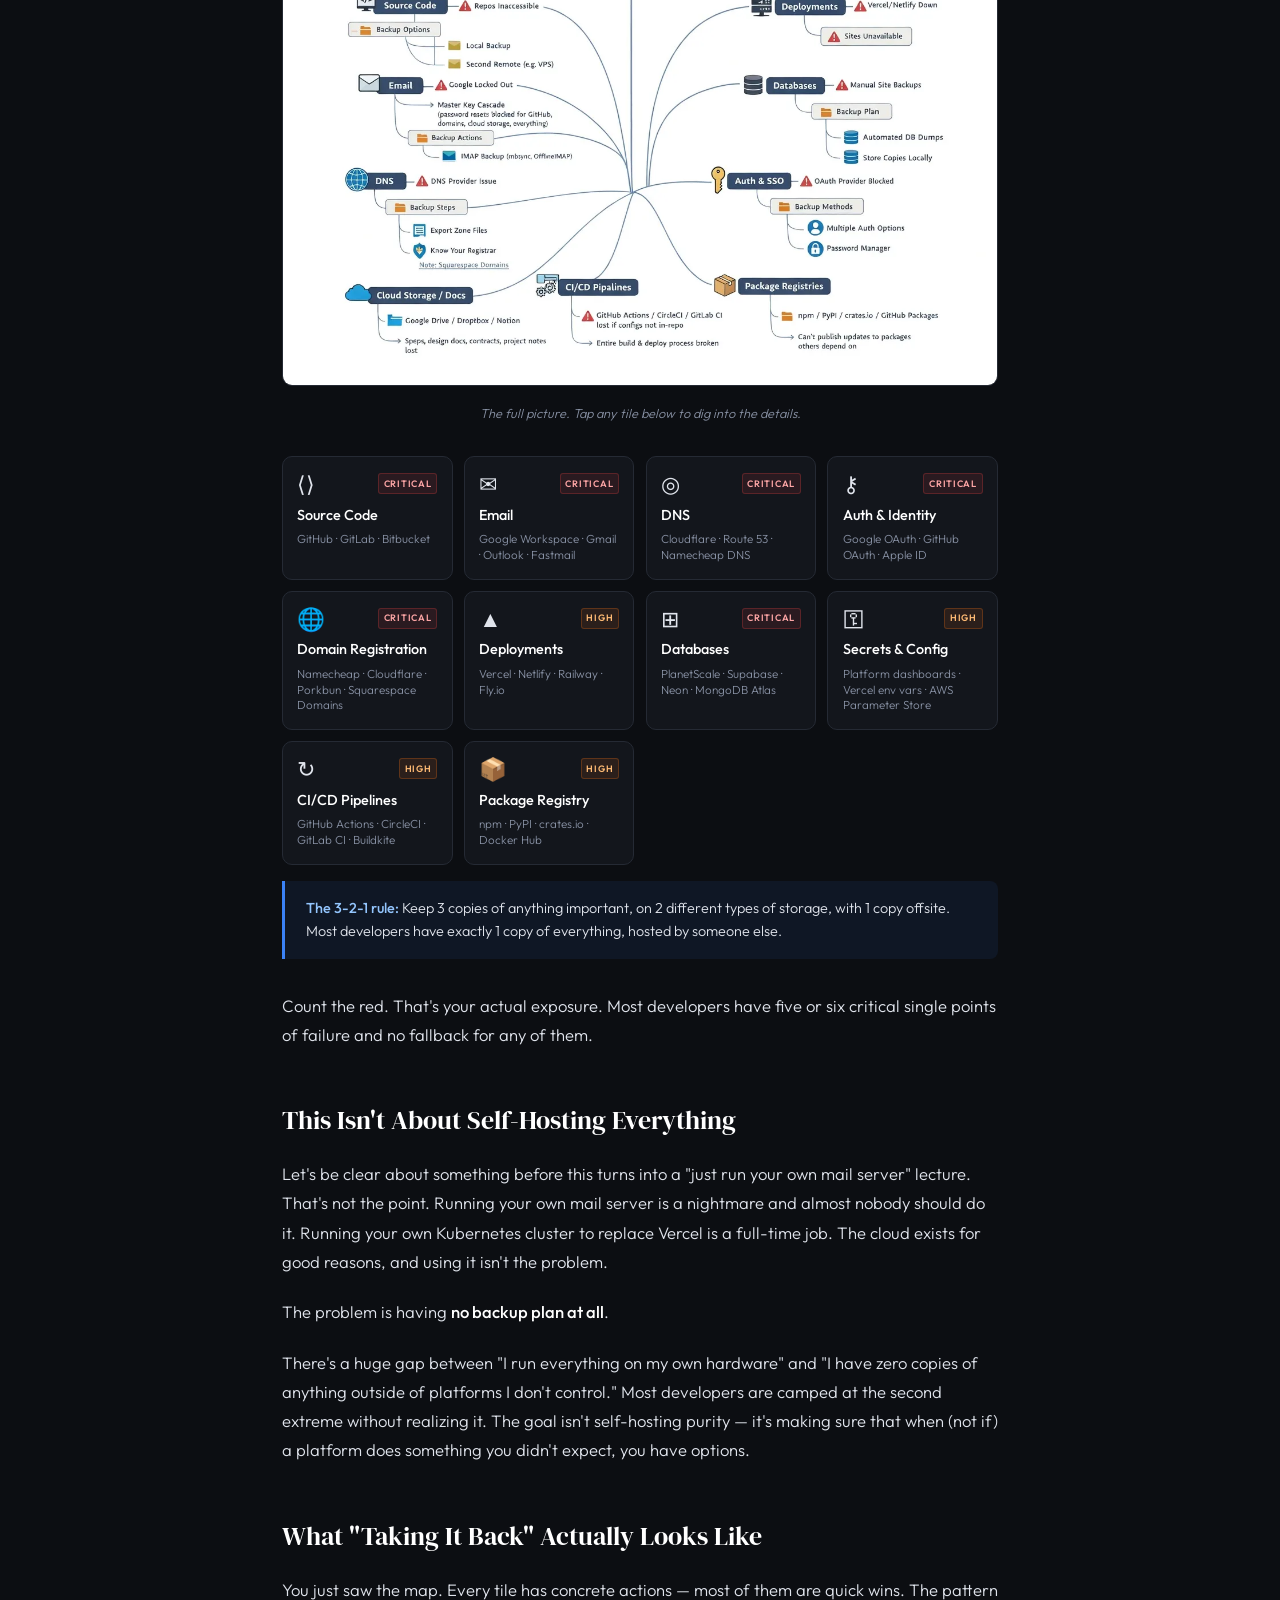
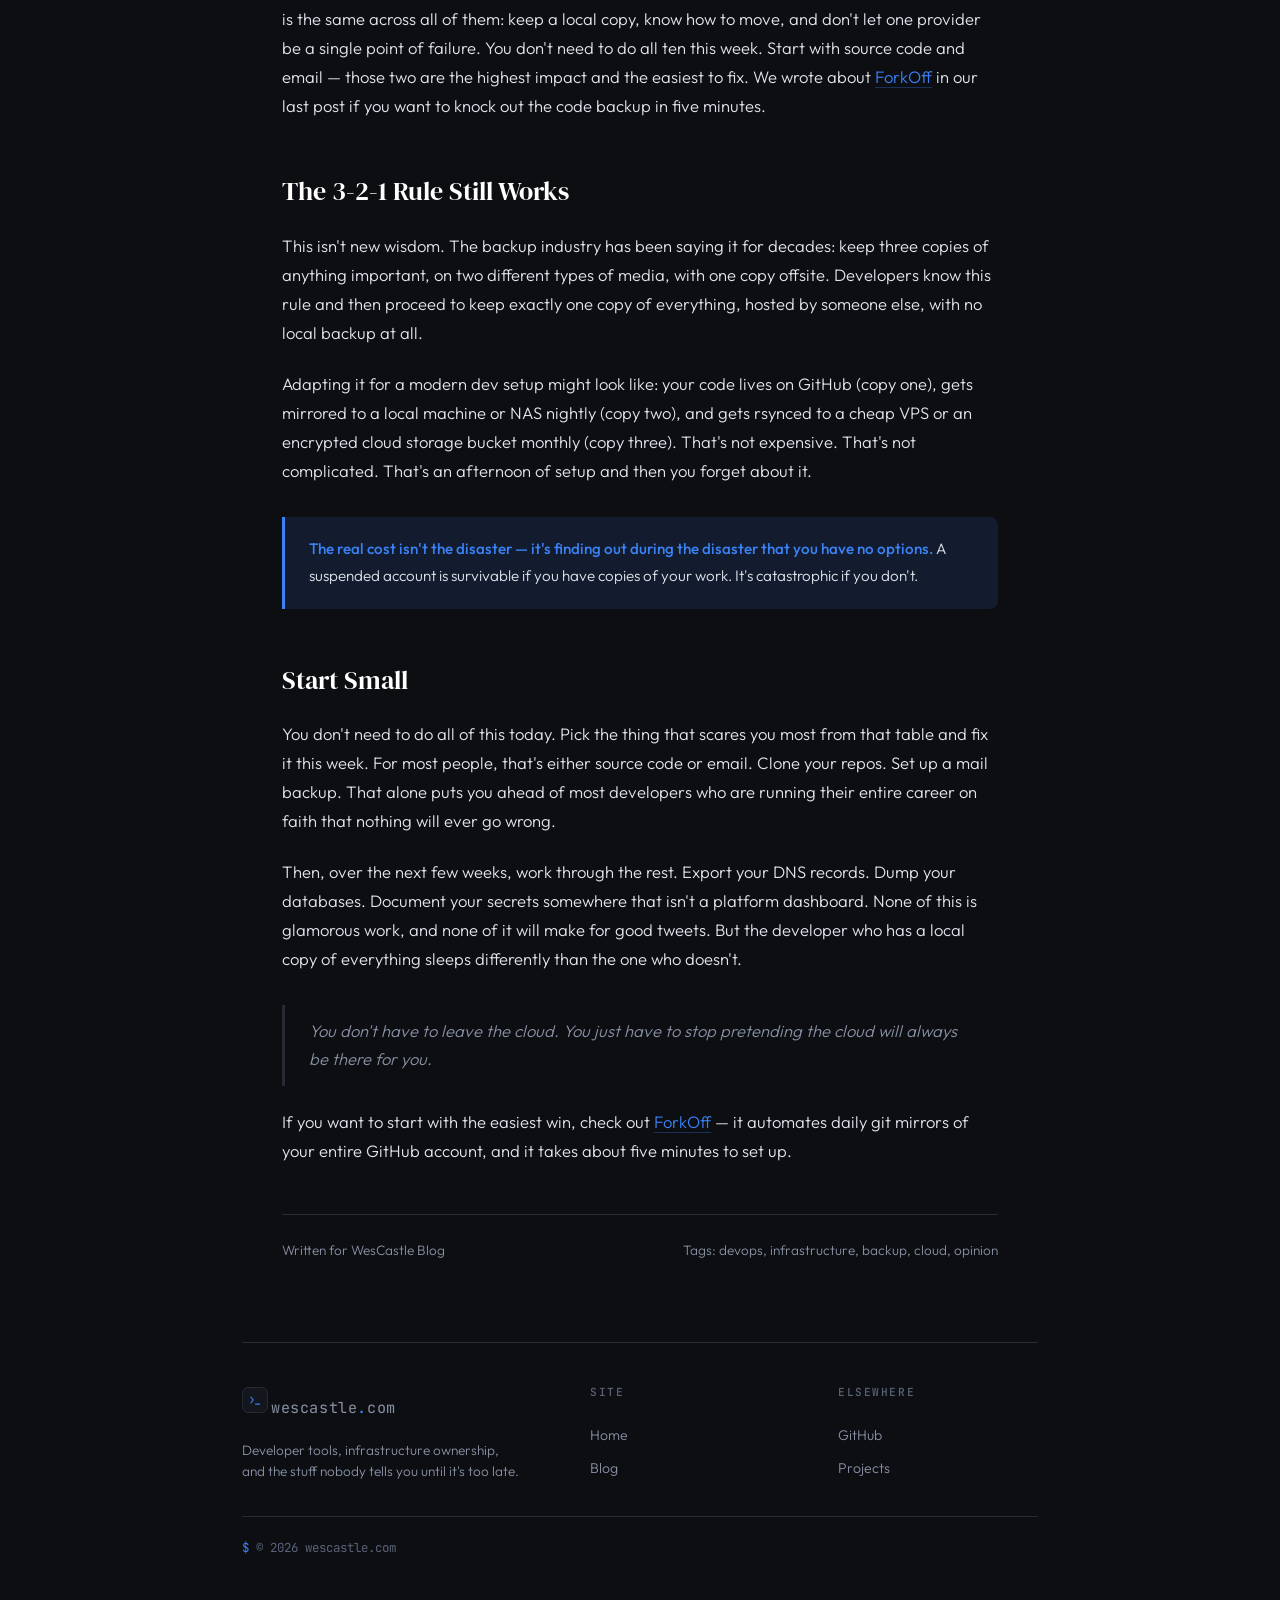
<file: blog/you-dont-own-anything-blog-post.html>
<!DOCTYPE html>
<html lang="en">
<head>
<meta charset="UTF-8">
<meta name="viewport" content="width=device-width, initial-scale=1.0">
<title>What Developers Actually Own When Every Tool Is Someone Else's Platform | WesCastle Blog</title>
<meta name="description" content="Your code is on GitHub. Your DNS is on Cloudflare. Your email is on Google. Your deployments are on Vercel. What do you actually own? Less than you think.">
<link rel="canonical" href="https://wescastle.com/blog/you-dont-own-anything-blog-post.html">
<meta property="og:url" content="https://wescastle.com/blog/you-dont-own-anything-blog-post.html">
<meta property="og:title" content="You Don't Own Anything — Here's How to Fix That">
<meta property="og:description" content="Your code is on GitHub. Your DNS is on Cloudflare. Your email is on Google. Your deployments are on Vercel. What do you actually own? Less than you think.">
<meta property="og:type" content="article">
<meta property="og:site_name" content="wescastle.com">
<meta property="og:image" content="https://wescastle.com/og-image.png">
<meta property="og:image:width" content="1200">
<meta property="og:image:height" content="630">
<meta property="article:published_time" content="2026-03-31">
<meta property="article:author" content="Wes Hardcastle">
<meta name="twitter:card" content="summary_large_image">
<meta name="twitter:image" content="https://wescastle.com/og-image.png">
<link rel="alternate" type="application/rss+xml" title="WesCastle Blog" href="/feed.xml">
<link rel="icon" type="image/svg+xml" href="/favicon.svg">
<link rel="stylesheet" href="/fonts/fonts.css">
<style>
  :root {
    --bg: #0c0e12;
    --surface: #13161c;
    --surface-raised: #1a1e26;
    --border: #252a34;
    --border-hover: #3a4150;
    --text: #e0e4ec;
    --text-muted: #8891a4;
    --text-faint: #5a6378;
    --accent: #3b82f6;
    --accent-glow: rgba(59, 130, 246, 0.12);
    --green: #22c55e;
    --red: #ef4444;
    --orange: #f97316;
    --purple: #a78bfa;
  }

  * { margin: 0; padding: 0; box-sizing: border-box; }

  body {
    background: var(--bg);
    color: var(--text);
    font-family: 'Outfit', sans-serif;
    font-weight: 300;
    line-height: 1.75;
    -webkit-font-smoothing: antialiased;
  }

  .hero {
    position: relative;
    padding: 4rem 2rem 4rem;
    overflow: hidden;
    border-bottom: 1px solid var(--border);
  }
  .hero::before {
    content: '';
    position: absolute;
    top: -40%;
    left: 50%;
    transform: translateX(-50%);
    width: 800px;
    height: 800px;
    background: radial-gradient(circle, var(--accent-glow) 0%, transparent 70%);
    pointer-events: none;
  }
  .hero-inner {
    max-width: 780px;
    margin: 0 auto;
    position: relative;
    z-index: 1;
  }
  .meta {
    font-size: 0.8rem;
    text-transform: uppercase;
    letter-spacing: 0.12em;
    color: var(--text-muted);
    margin-bottom: 1.5rem;
    font-weight: 500;
    display: flex;
    align-items: center;
    gap: 1rem;
    flex-wrap: wrap;
  }
  .meta .tag {
    background: var(--accent);
    color: #fff;
    padding: 0.2em 0.65em;
    border-radius: 3px;
    font-size: 0.7rem;
    font-weight: 600;
    letter-spacing: 0.08em;
  }
  h1 {
    font-family: 'DM Serif Display', serif;
    font-size: clamp(2.2rem, 5vw, 3.4rem);
    line-height: 1.15;
    color: #fff;
    margin-bottom: 1.25rem;
    font-weight: 400;
  }
  h1 .highlight {
    color: var(--accent);
  }
  .subtitle {
    font-size: 1.15rem;
    color: var(--text-muted);
    max-width: 620px;
    line-height: 1.7;
  }

  .article {
    max-width: 780px;
    margin: 0 auto;
    padding: 3.5rem 2rem 5rem;
  }
  .article h2 {
    font-family: 'DM Serif Display', serif;
    font-size: 1.65rem;
    color: #fff;
    margin: 3rem 0 1rem;
    font-weight: 400;
  }
  .article h2:first-of-type { margin-top: 0; }
  .article p {
    margin-bottom: 1.35rem;
    font-size: 1.04rem;
  }
  .article a {
    color: var(--accent);
    text-decoration: none;
    border-bottom: 1px solid rgba(59,130,246,0.3);
    transition: border-color 0.2s;
  }
  .article a:hover { border-color: var(--accent); }
  .article strong {
    font-weight: 500;
    color: #fff;
  }
  .article code {
    font-family: 'JetBrains Mono', monospace;
    font-size: 0.88em;
    background: var(--surface);
    border: 1px solid var(--border);
    padding: 0.15em 0.4em;
    border-radius: 4px;
  }

  .pull-quote {
    border-left: 3px solid var(--border);
    padding: 0.75rem 1.5rem;
    margin: 2rem 0;
    font-style: italic;
    color: var(--text-muted);
    font-size: 1.08rem;
    line-height: 1.7;
  }

  .callout {
    background: var(--accent-glow);
    border-left: 3px solid var(--accent);
    border-radius: 0 8px 8px 0;
    padding: 1.2rem 1.5rem;
    margin: 2rem 0;
  }
  .callout p {
    margin: 0;
    font-size: 0.95rem;
    color: var(--text);
  }
  .callout strong { color: var(--accent); }

  .article-footer {
    border-top: 1px solid var(--border);
    margin-top: 3rem;
    padding-top: 1.5rem;
    font-size: 0.85rem;
    color: var(--text-muted);
    display: flex;
    justify-content: space-between;
    flex-wrap: wrap;
    gap: 0.5rem;
  }

  /* ── Site Header ── */
  .site-header { padding:1.75rem 2rem; max-width:860px; margin:0 auto; display:flex; align-items:center; justify-content:space-between; gap:1.5rem; }
  .brand { display:inline-flex; align-items:center; gap:0.6rem; text-decoration:none; color:var(--text); transition:color 0.2s; }
  .brand:hover { color:#fff; }
  .brand-mark { width:26px; height:26px; padding:4px 5px; border:1px solid var(--border); border-radius:6px; color:var(--accent); background:var(--surface); transition:border-color 0.2s, transform 0.3s; }
  .brand:hover .brand-mark { border-color:var(--accent); transform:translateY(-1px); }
  .brand-name { font-family:'JetBrains Mono', monospace; font-weight:400; font-size:0.95rem; letter-spacing:0.04em; }
  .brand-name .dot { color:var(--accent); }
  .site-nav { display:flex; align-items:center; gap:0.35rem; }
  .site-nav a { font-size:0.82rem; font-weight:500; color:var(--text-muted); text-decoration:none; padding:0.4rem 0.85rem; border-radius:6px; transition:color 0.2s, background 0.2s; }
  .site-nav a:hover { color:var(--text); background:var(--surface); }
  .site-nav a[aria-current="page"] { color:var(--text); background:var(--surface); border:1px solid var(--border); padding:calc(0.4rem - 1px) calc(0.85rem - 1px); }
  .header-rule { max-width:860px; margin:0 auto; height:1px; background:linear-gradient(90deg, transparent 0%, var(--border) 20%, var(--border) 80%, transparent 100%); }

  /* ── Back link ── */
  .back-link { display:inline-flex; align-items:center; gap:0.4rem; font-family:'JetBrains Mono', monospace; font-size:0.78rem; font-weight:500; color:var(--text-muted); text-decoration:none; margin-bottom:1.5rem; transition:color 0.2s, gap 0.2s; }
  .back-link:hover { color:var(--accent); gap:0.6rem; }
  .back-link svg { width:12px; height:12px; }

  /* ── Site Footer ── */
  .site-footer { max-width:860px; margin:0 auto; padding:0 2rem 3rem; }
  .footer-grid { display:grid; grid-template-columns:1.5fr 1fr 1fr; gap:3rem; padding:2.5rem 0 2rem; border-top:1px solid var(--border); }
  .footer-col .footer-heading { font-family:'JetBrains Mono', monospace; font-size:0.7rem; font-weight:500; letter-spacing:0.14em; text-transform:uppercase; color:var(--text-faint); margin-bottom:1rem; }
  .footer-col a { display:block; font-size:0.88rem; color:var(--text-muted); text-decoration:none; padding:0.25rem 0; transition:color 0.2s, transform 0.2s; }
  .footer-col a:hover { color:var(--text); transform:translateX(2px); }
  .footer-brand .brand { margin-bottom:0.85rem; }
  .footer-tag { font-size:0.85rem; color:var(--text-muted); line-height:1.55; max-width:280px; }
  .footer-rule { width:100%; height:1px; background:var(--border); margin-bottom:1.25rem; }
  .footer-bottom { display:flex; justify-content:space-between; align-items:center; flex-wrap:wrap; gap:0.5rem; font-size:0.78rem; color:var(--text-faint); }
  .footer-bottom a { color:var(--text-muted); text-decoration:none; border-bottom:1px dotted var(--border-hover); transition:color 0.2s, border-color 0.2s; }
  .footer-bottom a:hover { color:var(--text); border-bottom-color:var(--text-muted); }
  .footer-prompt { font-family:'JetBrains Mono', monospace; color:var(--text-faint); }
  .footer-prompt .prompt-symbol { color:var(--accent); }

  @media (max-width: 600px) {
    .site-header { padding:1.25rem; flex-wrap:wrap; gap:0.75rem; }
    .site-nav a { padding:0.35rem 0.6rem; font-size:0.78rem; }
    .hero { padding: 3rem 1.25rem 2.5rem; }
    .article { padding: 2.5rem 1.25rem 3rem; }
    .audit-table { font-size: 0.85rem; }
    .audit-table th, .audit-table td { padding: 0.5rem 0.6rem; }
    .site-footer { padding:0 1.25rem 2rem; }
    .footer-grid { grid-template-columns:1fr; gap:2rem; padding-top:2rem; }
    .footer-bottom { font-size:0.72rem; }
  }
</style>
<style>
    .dep-node {
      background: var(--surface); border: 1px solid var(--border);
      border-radius: 10px; padding: 1rem 0.9rem;
      cursor: pointer; text-align: left;
      transition: transform 0.2s, border-color 0.2s, box-shadow 0.2s;
    }
    .dep-node:hover { transform: translateY(-1px); }
    .dep-node-top { display: flex; justify-content: space-between; align-items: flex-start; margin-bottom: 0.45rem; }
    .dep-node-icon { font-size: 1.4rem; line-height: 1; }
    .dep-risk-badge {
      font-size: 0.58rem; font-weight: 600; letter-spacing: 0.08em;
      padding: 0.15em 0.5em; border-radius: 3px; text-transform: uppercase;
    }
    .dep-risk-critical { color: #fca5a5; background: rgba(239,68,68,0.1); border: 1px solid rgba(239,68,68,0.25); }
    .dep-risk-high { color: #fdba74; background: rgba(249,115,22,0.1); border: 1px solid rgba(249,115,22,0.25); }
    .dep-node-label { color: #fff; font-weight: 500; font-size: 0.9rem; margin-bottom: 0.2rem; }
    .dep-node-prov { color: var(--text-muted); font-size: 0.73rem; font-weight: 300; line-height: 1.35; }
    .dep-action {
      background: #1a1e26; border: 1px solid var(--border);
      border-radius: 8px; padding: 0.9rem 1rem; margin-bottom: 0.6rem;
    }
    .dep-action:last-child { margin-bottom: 0; }
    .dep-action-top { display: flex; justify-content: space-between; align-items: center; margin-bottom: 0.3rem; flex-wrap: wrap; gap: 0.4rem; }
    .dep-action-name { color: #fff; font-weight: 500; font-size: 0.9rem; }
    .dep-effort {
      font-size: 0.62rem; font-weight: 500; padding: 0.15em 0.5em;
      border-radius: 3px; letter-spacing: 0.04em; white-space: nowrap;
    }
    .dep-effort-low { color: #4ade80; background: rgba(34,197,94,0.15); }
    .dep-effort-medium { color: #93c5fd; background: rgba(59,130,246,0.15); }
    .dep-action-tools { color: var(--text-muted); font-size: 0.82rem; font-weight: 300; line-height: 1.45; }
    @keyframes depFadeIn { from { opacity: 0; transform: translateY(8px); } to { opacity: 1; transform: translateY(0); } }
    @media (max-width: 600px) { #dep-grid { grid-template-columns: repeat(2, 1fr); } }
</style>
<script type="application/ld+json">
{
  "@context": "https://schema.org",
  "@type": "BlogPosting",
  "headline": "What Developers Actually Own When Every Tool Is Someone Else's Platform",
  "description": "Your code is on GitHub. Your DNS is on Cloudflare. Your email is on Google. Your deployments are on Vercel. What do you actually own? Less than you think.",
  "url": "https://wescastle.com/blog/you-dont-own-anything-blog-post.html",
  "mainEntityOfPage": "https://wescastle.com/blog/you-dont-own-anything-blog-post.html",
  "image": "https://wescastle.com/og-image.png",
  "datePublished": "2026-03-31",
  "author": {
    "@type": "Person",
    "name": "Wes Hardcastle",
    "url": "https://wescastle.com"
  },
  "publisher": {
    "@type": "Person",
    "name": "Wes Hardcastle",
    "url": "https://wescastle.com"
  }
}
</script>
</head>
<body>

<header class="site-header">
  <a href="https://wescastle.com" class="brand" aria-label="WesCastle home">
    <svg class="brand-mark" viewBox="0 0 24 24" fill="none" stroke="currentColor" stroke-width="2" stroke-linecap="round" stroke-linejoin="round" aria-hidden="true">
      <polyline points="5 7 9 12 5 17"/>
      <line x1="13" y1="19" x2="20" y2="19"/>
    </svg>
    <span class="brand-name">wescastle<span class="dot">.</span>com</span>
  </a>
  <nav class="site-nav" aria-label="Primary">
    <a href="https://wescastle.com">Home</a>
    <a href="/blog/">Blog</a>
    <a href="https://github.com/SkyzFallin" target="_blank" rel="noopener">GitHub</a>
  </nav>
</header>
<div class="header-rule"></div>

<header class="hero">
  <div class="hero-inner">
    <a href="/blog/" class="back-link">
      <svg viewBox="0 0 16 16" fill="none" stroke="currentColor" stroke-width="2" stroke-linecap="round" aria-hidden="true"><path d="M13 8H3M7 12L3 8l4-4"/></svg>
      All posts
    </a>
    <div class="meta">
      <span class="tag">Opinion</span>
      <span>March 31, 2026</span>
      <span>&middot;</span>
      <span>7 min read</span>
    </div>
    <h1>You Don't Own <span class="highlight">Anything</span> — Here's How to Fix That.</h1>
    <p class="subtitle">Your code is on GitHub. Your DNS is on Cloudflare. Your email is on Google. Your deployments are on Vercel. What do you actually control? Less than you think.</p>
  </div>
</header>

<article class="article">

  <h2>The Slow Handoff</h2>

  <p>Nobody wakes up one day and decides to hand their entire professional existence to a handful of companies. It happens gradually. You sign up for GitHub because that's where the repos are. You use Gmail because it's free and it works. You point your domain at Cloudflare because the performance is good and the free tier is generous. You deploy on Vercel or Netlify because the DX is great and you don't want to think about servers.</p>

  <p>Each individual decision is perfectly reasonable. But step back and look at what you've built: a career that runs entirely on platforms where you are a user, not an owner. Every one of those services has a terms of service agreement that gives them the right to change the rules, raise prices, or shut you down — and most of them can do it without warning.</p>

  <p>This isn't theoretical. In the last few years we've seen GitHub suspend developer accounts with no notice and no appeal path for months. Google has shut down entire Workspace accounts over automated policy violations, taking email, Drive, and calendar with them. Cloudflare has dropped customers from their network for content decisions. Heroku killed their free tier and gave everyone a few months to figure it out. Services you build your workflow around can change overnight, and you have no seat at the table when those decisions get made.</p>

  <h2>The Audit Nobody Wants to Do</h2>

  <p>Here's an exercise that will either bore you or terrify you. Sit down and list every service that, if it disappeared tomorrow, would break something important in your life as a developer. Not "would be annoying" — would actually break something. Can't push code. Can't receive email. Can't deploy. Can't resolve your domain. Can't log in to other services because SSO goes through one provider.</p>

  <p>For most developers, that list looks something like this:</p>

  <img src="developers-backup-plan.webp" width="1248" height="832" alt="Developer's Backup Plan — mind map showing 10 dependency categories (source code, email, DNS, auth, domains, deployments, databases, secrets, CI/CD, package registries) with risks and backup actions for each" style="width: 100%; height: auto; border-radius: 10px; border: 1px solid var(--border); margin: 1.5rem 0 0.5rem;" loading="lazy">
  <p style="font-size: 0.8rem; color: var(--text-muted); text-align: center; margin-bottom: 2rem; font-style: italic;">The full picture. Tap any tile below to dig into the details.</p>

  <!-- Interactive dependency map -->
  <div id="dep-map" style="margin: 2rem 0;">
    <div id="dep-grid" style="display: grid; grid-template-columns: repeat(auto-fit, minmax(155px, 1fr)); gap: 0.7rem; margin-bottom: 1rem;"></div>
    <div id="dep-detail" style="background: var(--surface); border-radius: 12px; padding: 1.75rem; display: none;"></div>
    <div id="dep-footer" style="background: rgba(59,130,246,0.08); border-left: 3px solid var(--accent); border-radius: 0 8px 8px 0; padding: 1rem 1.3rem; margin-top: 0.5rem;">
      <p style="margin: 0; font-size: 0.9rem; line-height: 1.6; font-weight: 300;"><strong style="color: #93c5fd; font-weight: 500;">The 3-2-1 rule:</strong> Keep 3 copies of anything important, on 2 different types of storage, with 1 copy offsite. Most developers have exactly 1 copy of everything, hosted by someone else.</p>
    </div>
  </div>


  <script>
  (function() {
    var D = [
      { id:"code", label:"Source Code", icon:"\u27E8\u27E9", risk:"critical",
        prov:"GitHub \u00b7 GitLab \u00b7 Bitbucket",
        breaks:"Years of work \u2014 repos, branches, tags, commit history \u2014 all inaccessible. Open-source contributions vanish. Employer orgs lose access if you\u2019re the admin.",
        backups:[
          {a:"Automated daily mirrors", t:"ForkOff, ghbackup, or cron + git clone --mirror", e:"low"},
          {a:"Second remote", t:"Push to both GitHub and a self-hosted Gitea/Forgejo instance", e:"medium"},
          {a:"Local clone on external drive", t:"Manual git clone --mirror to a USB or NAS", e:"low"}
        ]},
      { id:"email", label:"Email", icon:"\u2709", risk:"critical",
        prov:"Google Workspace \u00b7 Gmail \u00b7 Outlook \u00b7 Fastmail",
        breaks:"Lose all messages \u2014 but that\u2019s not the real danger. Your email is the recovery method for every other account you own. Password resets, 2FA recovery, account verification \u2014 all route through it. One lockout cascades into total digital lockout.",
        backups:[
          {a:"Local IMAP sync", t:"mbsync (isync) \u2014 pulls full mailbox to local storage", e:"medium"},
          {a:"Forward to a second address", t:"Auto-forward to a backup email on a different provider", e:"low"},
          {a:"Periodic data export", t:"Google Takeout or your provider\u2019s export tool", e:"low"}
        ]},
      { id:"dns", label:"DNS", icon:"\u25CE", risk:"critical",
        prov:"Cloudflare \u00b7 Route 53 \u00b7 Namecheap DNS",
        breaks:"Every domain you own goes dark. Websites, APIs, email routing (MX records), SSL verification \u2014 all stop working. If you don\u2019t know what your records are, you can\u2019t recreate them under pressure.",
        backups:[
          {a:"Export zone files regularly", t:"Cloudflare dashboard export, cli4, or dig + scripting", e:"low"},
          {a:"Document records in a text file", t:"Plain text or markdown listing all DNS records per domain", e:"low"},
          {a:"Secondary DNS provider", t:"Keep a secondary DNS (e.g., he.net free DNS) as a warm standby", e:"medium"}
        ]},
      { id:"auth", label:"Auth & Identity", icon:"\u26B7", risk:"critical",
        prov:"Google OAuth \u00b7 GitHub OAuth \u00b7 Apple ID",
        breaks:"If you use \u2018Sign in with Google\u2019 for 30 services and Google locks you out, you just lost access to 30 services simultaneously. Potentially unrecoverable for services with no other login method.",
        backups:[
          {a:"Use a password manager", t:"Bitwarden, 1Password, KeePassXC \u2014 unique passwords per service", e:"medium"},
          {a:"Set up backup login methods", t:"Add email + password as a fallback alongside OAuth on every service", e:"medium"},
          {a:"Store 2FA recovery codes offline", t:"Print or save to encrypted local file \u2014 not in the cloud", e:"low"}
        ]},
      { id:"domains", label:"Domain Registration", icon:"\uD83C\uDF10", risk:"critical",
        prov:"Namecheap \u00b7 Cloudflare \u00b7 Porkbun \u00b7 Squarespace Domains",
        breaks:"You could lose the domain itself \u2014 not just DNS, but actual ownership. If your registrar gets acquired (Google Domains \u2192 Squarespace) or your account is suspended, transferring under pressure is stressful and time-sensitive.",
        backups:[
          {a:"Keep transfer auth codes accessible", t:"Generate and store EPP/auth codes before you need them", e:"low"},
          {a:"Enable registrar lock", t:"Prevents unauthorized transfers \u2014 turn it on for every domain", e:"low"},
          {a:"Know your ICANN rights", t:"You have a right to transfer. Document the process now", e:"low"}
        ]},
      { id:"deploy", label:"Deployments", icon:"\u25B2", risk:"high",
        prov:"Vercel \u00b7 Netlify \u00b7 Railway \u00b7 Fly.io",
        breaks:"Production sites and APIs go offline. Build configs, environment variables, and deployment history live inside the platform. If you can redeploy from source + env vars, you recover. If you can\u2019t, you scramble.",
        backups:[
          {a:"Keep deployments reproducible from source", t:"Dockerfile, docker-compose, or documented build steps in the repo", e:"medium"},
          {a:"Back up environment variables", t:"Encrypted local file or secrets manager (Bitwarden, age, SOPS)", e:"low"},
          {a:"Know how to deploy elsewhere", t:"Test deploying to a VPS or second platform once \u2014 prove it works", e:"medium"}
        ]},
      { id:"db", label:"Databases", icon:"\u229E", risk:"critical",
        prov:"PlanetScale \u00b7 Supabase \u00b7 Neon \u00b7 MongoDB Atlas",
        breaks:"Production data \u2014 users, content, transactions \u2014 gone. Provider backups belong to the provider, not to you. If your account is suspended, their backups don\u2019t help.",
        backups:[
          {a:"Nightly automated dumps", t:"pg_dump, mysqldump, mongodump via cron to local or S3", e:"medium"},
          {a:"Test your restores", t:"Actually import a dump into a local instance quarterly \u2014 prove it works", e:"medium"},
          {a:"Logical export, not just snapshots", t:"SQL dumps are portable. Provider-specific snapshots often aren\u2019t", e:"low"}
        ]},
      { id:"secrets", label:"Secrets & Config", icon:"\u26BF", risk:"high",
        prov:"Platform dashboards \u00b7 Vercel env vars \u00b7 AWS Parameter Store",
        breaks:"API keys, database URLs, signing secrets \u2014 all trapped inside a dashboard you can\u2019t access. Recreating them means rotating keys across every service, which can take hours or days.",
        backups:[
          {a:"Encrypted local copy", t:"age, gpg, or SOPS-encrypted file checked into a private repo", e:"low"},
          {a:"Password manager vault", t:"Bitwarden or 1Password \u2014 store env vars as secure notes", e:"low"},
          {a:"Document what connects to what", t:"A plain text map: which key talks to which service", e:"low"}
        ]},
      { id:"cicd", label:"CI/CD Pipelines", icon:"\u21BB", risk:"high",
        prov:"GitHub Actions \u00b7 CircleCI \u00b7 GitLab CI \u00b7 Buildkite",
        breaks:"Your entire build, test, and deploy process disappears. If pipeline configs only live in the platform and aren\u2019t committed to your repo, you lose the ability to ship. Even in-repo configs depend on platform-specific secrets and runner setups.",
        backups:[
          {a:"Keep pipeline configs in your repo", t:".github/workflows, .circleci/config.yml \u2014 version-controlled, not platform-only", e:"low"},
          {a:"Document platform-specific setup", t:"Runner configs, caches, connected services \u2014 write it down before you need it", e:"low"},
          {a:"Know how to deploy manually", t:"If your CI dies, can you still ship? Test it once", e:"medium"}
        ]},
      { id:"packages", label:"Package Registry", icon:"\uD83D\uDCE6", risk:"high",
        prov:"npm \u00b7 PyPI \u00b7 crates.io \u00b7 Docker Hub",
        breaks:"You can\u2019t publish updates to packages other people depend on. If your account gets compromised or suspended, downstream users are stuck \u2014 and you can\u2019t push security patches.",
        backups:[
          {a:"Enable 2FA and save recovery codes", t:"Mandatory for npm, strongly recommended everywhere else", e:"low"},
          {a:"Use org/team accounts", t:"Don\u2019t tie critical packages to a single personal account", e:"medium"},
          {a:"Keep local copies of published packages", t:"Archive .tgz / .whl / .crate files locally after each publish", e:"low"}
        ]}
    ];
    var R = {critical:{cls:"dep-risk-critical",label:"CRITICAL",bc:"#ef444440"},high:{cls:"dep-risk-high",label:"HIGH",bc:"#f9731640"}};
    var active = null;
    function render() {
      var g = document.getElementById("dep-grid");
      var d = document.getElementById("dep-detail");
      var f = document.getElementById("dep-footer");
      g.innerHTML = D.map(function(x){
        var r = R[x.risk], on = active===x.id;
        var s = on ? "border-color:"+r.bc+";background:"+(x.risk==="critical"?"rgba(239,68,68,0.1)":"rgba(249,115,22,0.1)")+";transform:translateY(-2px);box-shadow:0 8px 24px "+(x.risk==="critical"?"rgba(239,68,68,0.12)":"rgba(249,115,22,0.12)") : "";
        return '<div class="dep-node" data-id="'+x.id+'" style="'+s+'"><div class="dep-node-top"><span class="dep-node-icon">'+x.icon+'</span><span class="dep-risk-badge '+r.cls+'">'+r.label+'</span></div><div class="dep-node-label">'+x.label+'</div><div class="dep-node-prov">'+x.prov+'</div></div>';
      }).join("");
      if (active) {
        var x = D.filter(function(i){return i.id===active})[0];
        var r = R[x.risk];
        d.style.display = "block";
        d.style.borderColor = r.bc;
        d.style.animation = "depFadeIn 0.25s ease-out";
        d.innerHTML = '<div style="font-size:0.68rem;font-weight:600;letter-spacing:0.1em;text-transform:uppercase;color:#fca5a5;margin-bottom:0.5rem">\u26A0 What breaks</div><p style="color:#e0e4ec;font-size:0.93rem;line-height:1.7;font-weight:300;margin:0 0 1.25rem">'+x.breaks+'</p><div style="height:1px;background:#252a34;margin:0 0 1.25rem"></div><div style="font-size:0.68rem;font-weight:600;letter-spacing:0.1em;text-transform:uppercase;color:#4ade80;margin-bottom:0.7rem">\u2713 What to do about it</div>'+x.backups.map(function(b){
          return '<div class="dep-action"><div class="dep-action-top"><span class="dep-action-name">'+b.a+'</span><span class="dep-effort dep-effort-'+b.e+'">'+(b.e==="low"?"Quick win":"Some setup")+'</span></div><div class="dep-action-tools">'+b.t+'</div></div>';
        }).join("");
        f.style.display = "none";
      } else {
        d.style.display = "none";
        f.style.display = "block";
      }
      g.querySelectorAll(".dep-node").forEach(function(el){
        el.addEventListener("click", function(){
          var id = el.getAttribute("data-id");
          active = active===id ? null : id;
          render();
        });
      });
    }
    render();
  })();
  </script>

  <p>Count the red. That's your actual exposure. Most developers have five or six critical single points of failure and no fallback for any of them.</p>

  <h2>This Isn't About Self-Hosting Everything</h2>

  <p>Let's be clear about something before this turns into a "just run your own mail server" lecture. That's not the point. Running your own mail server is a nightmare and almost nobody should do it. Running your own Kubernetes cluster to replace Vercel is a full-time job. The cloud exists for good reasons, and using it isn't the problem.</p>

  <p>The problem is having <strong>no backup plan at all</strong>.</p>

  <p>There's a huge gap between "I run everything on my own hardware" and "I have zero copies of anything outside of platforms I don't control." Most developers are camped at the second extreme without realizing it. The goal isn't self-hosting purity — it's making sure that when (not if) a platform does something you didn't expect, you have options.</p>

  <h2>What "Taking It Back" Actually Looks Like</h2>

  <p>You just saw the map. Every tile has concrete actions — most of them are quick wins. The pattern is the same across all of them: keep a local copy, know how to move, and don't let one provider be a single point of failure. You don't need to do all ten this week. Start with source code and email — those two are the highest impact and the easiest to fix. We wrote about <a href="https://github.com/SkyzFallin/ForkOff" target="_blank" rel="noopener">ForkOff</a> in our last post if you want to knock out the code backup in five minutes.</p>

  <h2>The 3-2-1 Rule Still Works</h2>

  <p>This isn't new wisdom. The backup industry has been saying it for decades: keep three copies of anything important, on two different types of media, with one copy offsite. Developers know this rule and then proceed to keep exactly one copy of everything, hosted by someone else, with no local backup at all.</p>

  <p>Adapting it for a modern dev setup might look like: your code lives on GitHub (copy one), gets mirrored to a local machine or NAS nightly (copy two), and gets rsynced to a cheap VPS or an encrypted cloud storage bucket monthly (copy three). That's not expensive. That's not complicated. That's an afternoon of setup and then you forget about it.</p>

  <div class="callout">
    <p><strong>The real cost isn't the disaster — it's finding out during the disaster that you have no options.</strong> A suspended account is survivable if you have copies of your work. It's catastrophic if you don't.</p>
  </div>

  <h2>Start Small</h2>

  <p>You don't need to do all of this today. Pick the thing that scares you most from that table and fix it this week. For most people, that's either source code or email. Clone your repos. Set up a mail backup. That alone puts you ahead of most developers who are running their entire career on faith that nothing will ever go wrong.</p>

  <p>Then, over the next few weeks, work through the rest. Export your DNS records. Dump your databases. Document your secrets somewhere that isn't a platform dashboard. None of this is glamorous work, and none of it will make for good tweets. But the developer who has a local copy of everything sleeps differently than the one who doesn't.</p>

  <p class="pull-quote">You don't have to leave the cloud. You just have to stop pretending the cloud will always be there for you.</p>

  <p>If you want to start with the easiest win, check out <a href="https://github.com/SkyzFallin/ForkOff" target="_blank" rel="noopener">ForkOff</a> — it automates daily git mirrors of your entire GitHub account, and it takes about five minutes to set up.</p>

  <div class="article-footer">
    <span>Written for WesCastle Blog</span>
    <span>Tags: devops, infrastructure, backup, cloud, opinion</span>
  </div>

</article>

<footer class="site-footer">
  <div class="footer-grid">
    <div class="footer-col footer-brand">
      <a href="https://wescastle.com" class="brand" aria-label="WesCastle home">
        <svg class="brand-mark" viewBox="0 0 24 24" fill="none" stroke="currentColor" stroke-width="2" stroke-linecap="round" stroke-linejoin="round" aria-hidden="true">
          <polyline points="5 7 9 12 5 17"/>
          <line x1="13" y1="19" x2="20" y2="19"/>
        </svg>
        <span class="brand-name">wescastle<span class="dot">.</span>com</span>
      </a>
      <p class="footer-tag">Developer tools, infrastructure ownership, and the stuff nobody tells you until it's too late.</p>
    </div>
    <div class="footer-col">
      <div class="footer-heading">Site</div>
      <a href="https://wescastle.com">Home</a>
      <a href="/blog/">Blog</a>
    </div>
    <div class="footer-col">
      <div class="footer-heading">Elsewhere</div>
      <a href="https://github.com/SkyzFallin" target="_blank" rel="noopener">GitHub</a>
      <a href="https://github.com/SkyzFallin?tab=repositories" target="_blank" rel="noopener">Projects</a>
    </div>
  </div>
  <div class="footer-rule"></div>
  <div class="footer-bottom">
    <span class="footer-prompt"><span class="prompt-symbol">$</span> &copy; 2026 wescastle.com</span>
  </div>
</footer>

</body>
</html>
</file>
<file: fonts/fonts.css>
/* Self-hosted fonts (latin subsets, variable woff2) — replaces the Google Fonts CDN
   so the site makes zero third-party requests. */
@font-face {
  font-family: 'DM Serif Display';
  font-style: normal;
  font-weight: 400;
  font-display: swap;
  src: url('/fonts/dm-serif-display-400.woff2') format('woff2');
}
@font-face {
  font-family: 'Outfit';
  font-style: normal;
  font-weight: 300 700;
  font-display: swap;
  src: url('/fonts/outfit-variable.woff2') format('woff2');
}
@font-face {
  font-family: 'JetBrains Mono';
  font-style: normal;
  font-weight: 400 500;
  font-display: swap;
  src: url('/fonts/jetbrains-mono-variable.woff2') format('woff2');
}
</file>
